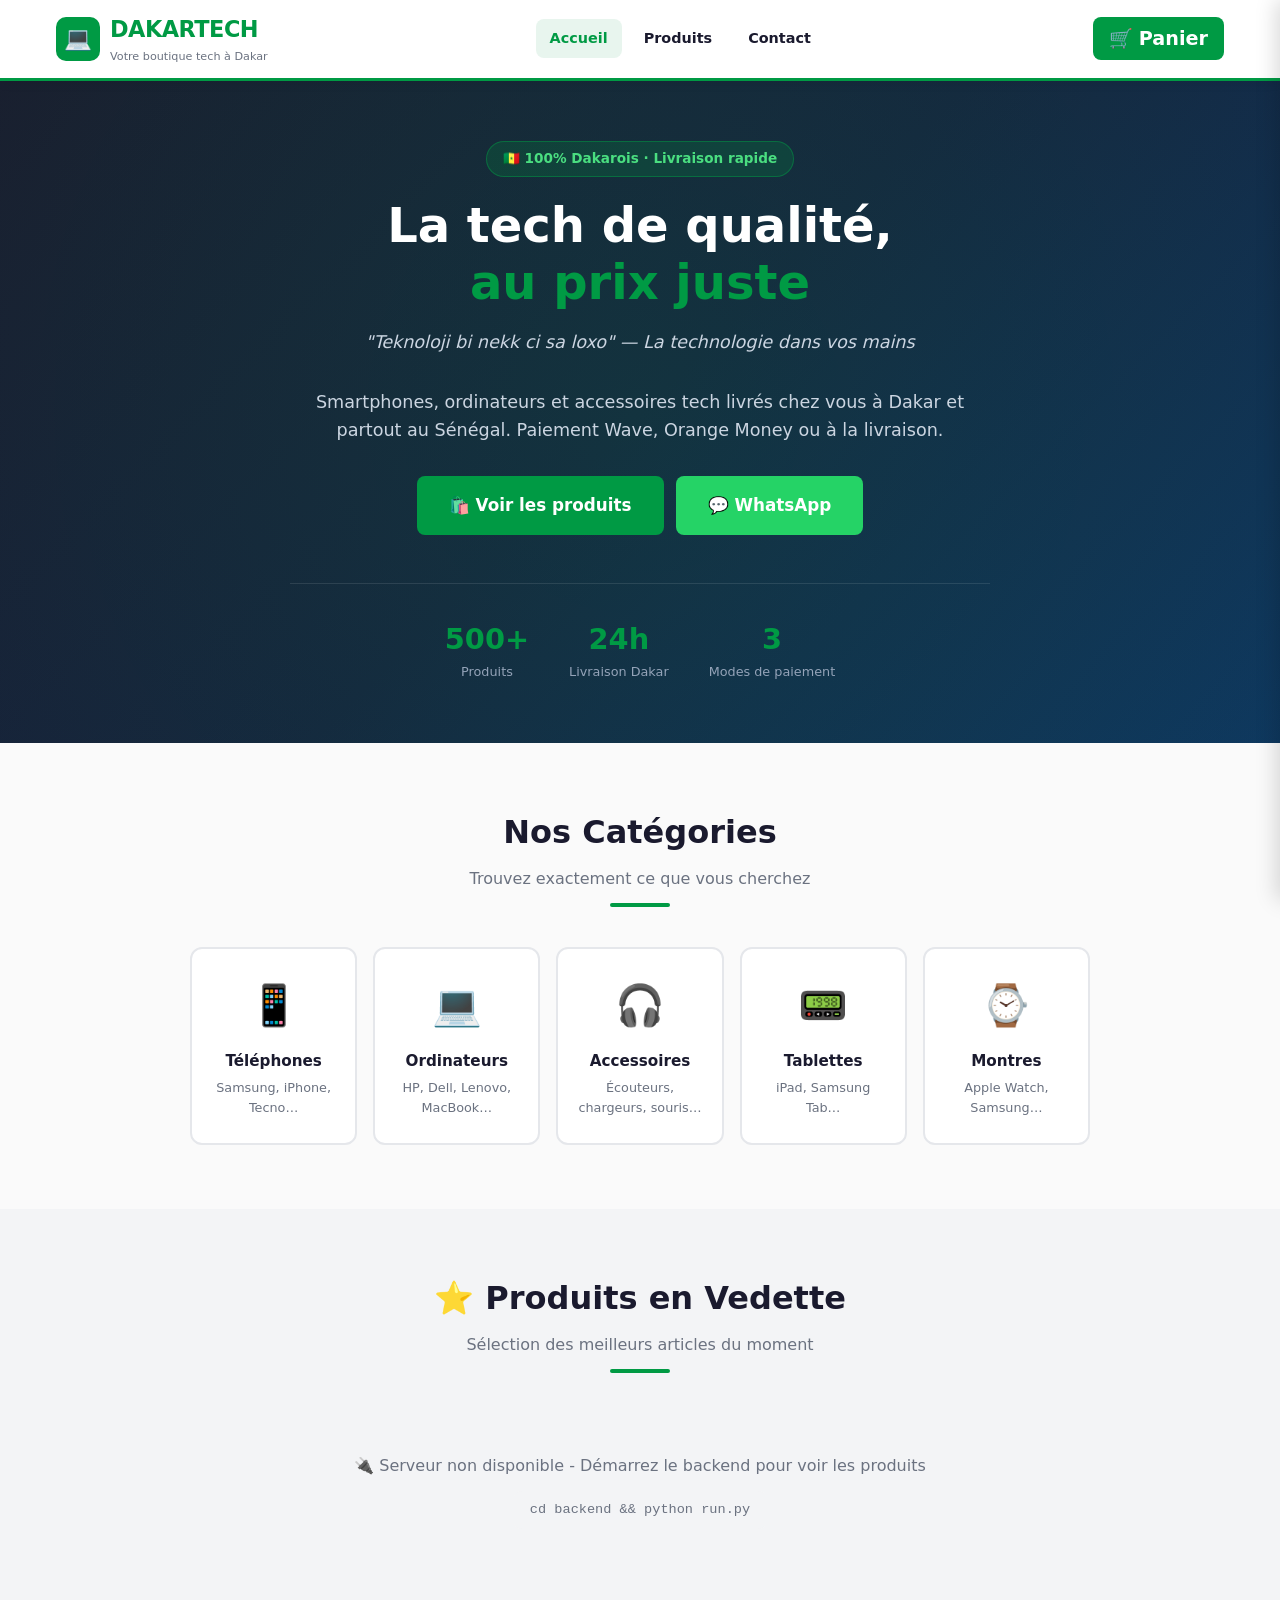
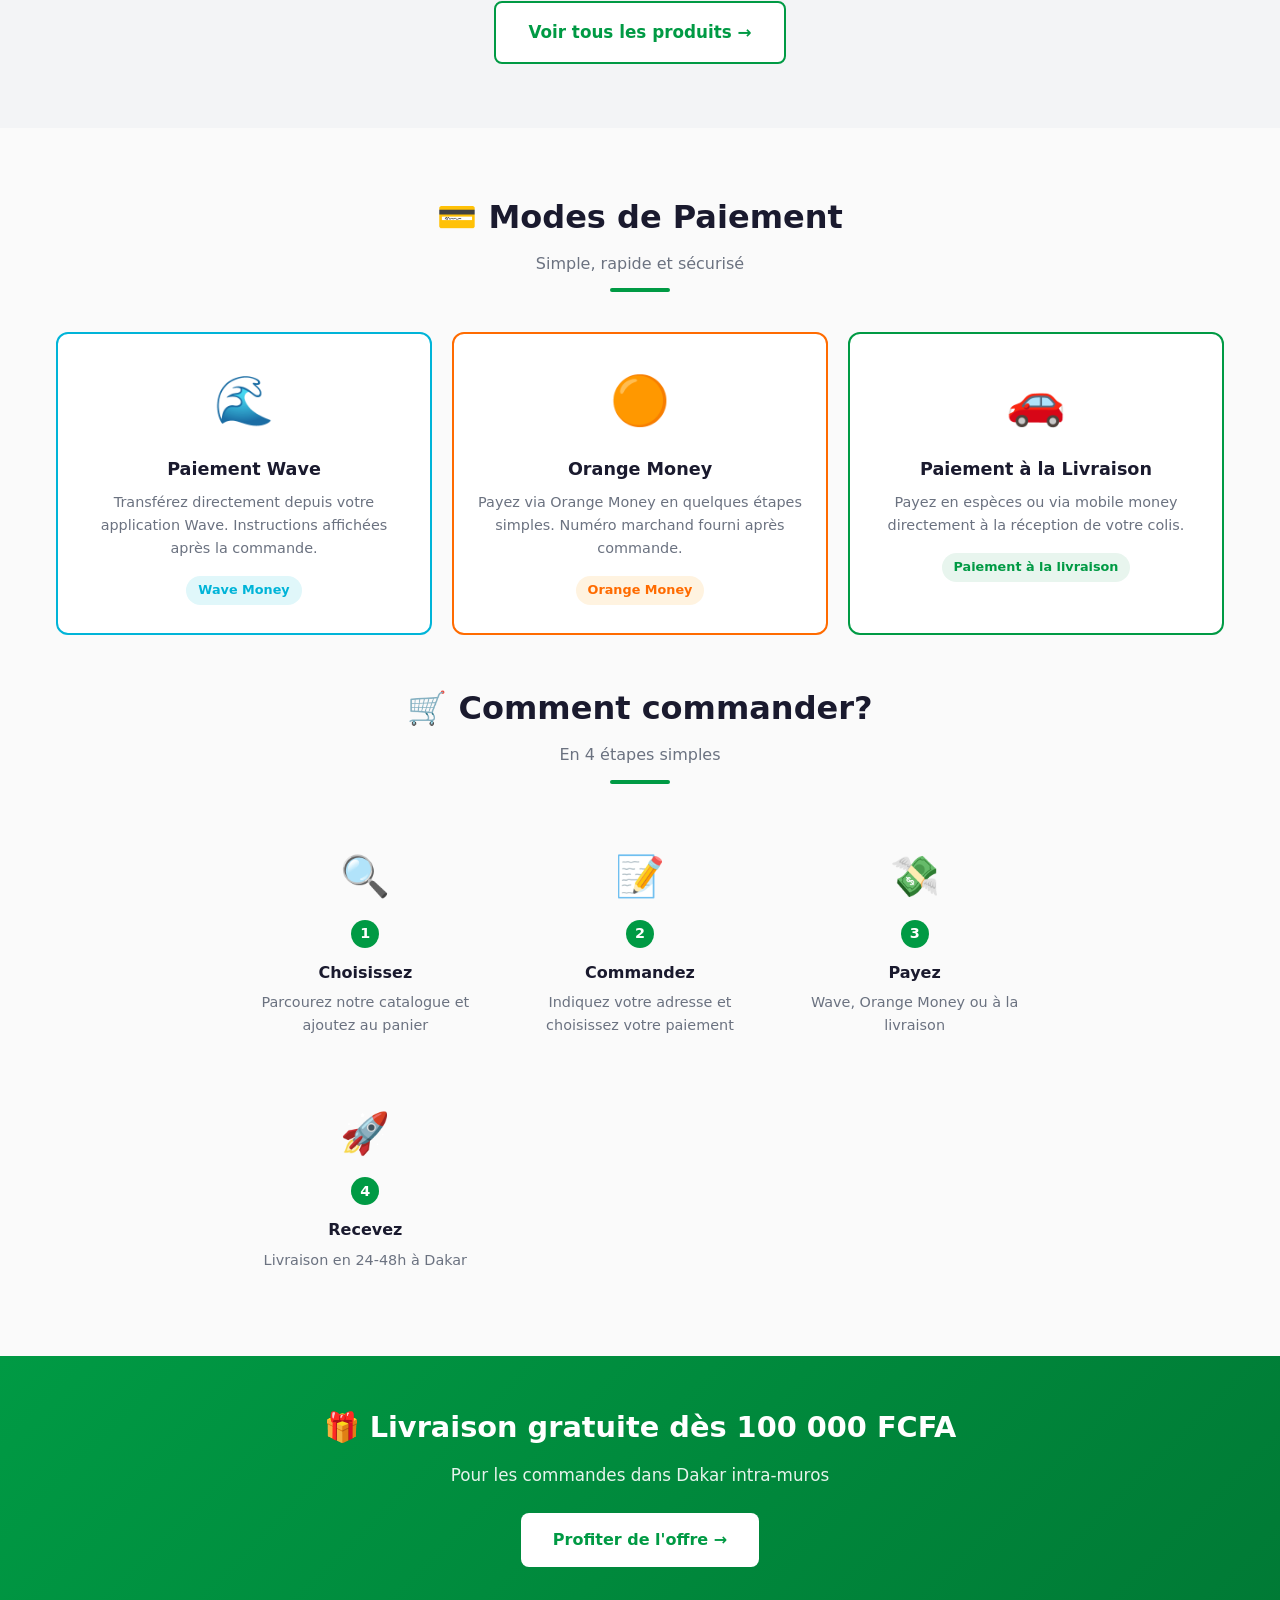
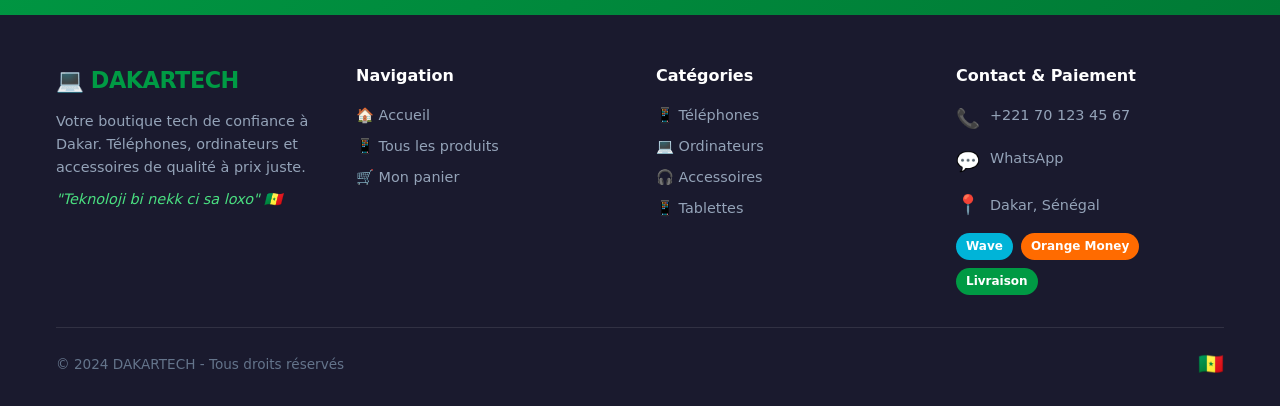
<file: frontend/index.html>
<!DOCTYPE html>
<html lang="fr">
<head>
  <meta charset="UTF-8">
  <meta name="viewport" content="width=device-width, initial-scale=1.0">
  <title>DAKARTECH - Votre boutique tech à Dakar 🇸🇳</title>
  <meta name="description" content="Achetez smartphones, ordinateurs et accessoires tech à Dakar. Paiement Wave, Orange Money ou à la livraison.">
  <link rel="stylesheet" href="css/style.css">
</head>
<body>

<!-- HEADER INJECTÉ PAR JS -->
<div id="header"></div>

<!-- ===== SECTION HÉRO ===== -->
<section class="hero">
  <div class="hero-content">
    <div class="hero-badge">🇸🇳 100% Dakarois · Livraison rapide</div>
    <h1>La tech de qualité,<br><span>au prix juste</span></h1>
    <p class="hero-wolof">"Teknoloji bi nekk ci sa loxo" — La technologie dans vos mains</p>
    <p>Smartphones, ordinateurs et accessoires tech livrés chez vous à Dakar et partout au Sénégal. Paiement Wave, Orange Money ou à la livraison.</p>
    <div class="hero-actions">
      <a href="produits.html" class="btn btn-primary btn-lg">
        🛍️ Voir les produits
      </a>
      <a href="https://wa.me/221701234567" target="_blank" class="btn btn-whatsapp btn-lg">
        💬 WhatsApp
      </a>
    </div>
    <div class="hero-stats">
      <div class="stat-item">
        <div class="number">500+</div>
        <div class="label">Produits</div>
      </div>
      <div class="stat-item">
        <div class="number">24h</div>
        <div class="label">Livraison Dakar</div>
      </div>
      <div class="stat-item">
        <div class="number">3</div>
        <div class="label">Modes de paiement</div>
      </div>
    </div>
  </div>
</section>

<!-- ===== CATÉGORIES ===== -->
<section class="section">
  <div class="container">
    <div class="section-title">
      <h2>Nos Catégories</h2>
      <p>Trouvez exactement ce que vous cherchez</p>
      <div class="vert-line"></div>
    </div>
    <div class="categories-grid">
      <a href="produits.html?cat=telephones" class="category-card">
        <div class="icon">📱</div>
        <div class="name">Téléphones</div>
        <div class="count">Samsung, iPhone, Tecno…</div>
      </a>
      <a href="produits.html?cat=ordinateurs" class="category-card">
        <div class="icon">💻</div>
        <div class="name">Ordinateurs</div>
        <div class="count">HP, Dell, Lenovo, MacBook…</div>
      </a>
      <a href="produits.html?cat=accessoires" class="category-card">
        <div class="icon">🎧</div>
        <div class="name">Accessoires</div>
        <div class="count">Écouteurs, chargeurs, souris…</div>
      </a>
      <a href="produits.html?cat=tablettes" class="category-card">
        <div class="icon">📟</div>
        <div class="name">Tablettes</div>
        <div class="count">iPad, Samsung Tab…</div>
      </a>
      <a href="produits.html?cat=montres" class="category-card">
        <div class="icon">⌚</div>
        <div class="name">Montres</div>
        <div class="count">Apple Watch, Samsung…</div>
      </a>
    </div>
  </div>
</section>

<!-- ===== PRODUITS EN VEDETTE ===== -->
<section class="section section-alt">
  <div class="container">
    <div class="section-title">
      <h2>⭐ Produits en Vedette</h2>
      <p>Sélection des meilleurs articles du moment</p>
      <div class="vert-line"></div>
    </div>
    <div class="products-grid" id="featured-products">
      <!-- Chargé dynamiquement -->
      <div class="loading-overlay" style="grid-column:1/-1">
        <div class="loading-spinner"></div>
        <p>Chargement des produits…</p>
      </div>
    </div>
    <div class="text-center" style="margin-top:32px">
      <a href="produits.html" class="btn btn-secondary btn-lg">
        Voir tous les produits →
      </a>
    </div>
  </div>
</section>

<!-- ===== COMMENT ÇA MARCHE ===== -->
<section class="section">
  <div class="container">
    <div class="section-title">
      <h2>💳 Modes de Paiement</h2>
      <p>Simple, rapide et sécurisé</p>
      <div class="vert-line"></div>
    </div>
    <div class="payment-methods">
      <div class="payment-card wave">
        <div class="payment-icon">🌊</div>
        <h3>Paiement Wave</h3>
        <p>Transférez directement depuis votre application Wave. Instructions affichées après la commande.</p>
        <span class="payment-badge wave">Wave Money</span>
      </div>
      <div class="payment-card orange">
        <div class="payment-icon">🟠</div>
        <h3>Orange Money</h3>
        <p>Payez via Orange Money en quelques étapes simples. Numéro marchand fourni après commande.</p>
        <span class="payment-badge orange">Orange Money</span>
      </div>
      <div class="payment-card delivery">
        <div class="payment-icon">🚗</div>
        <h3>Paiement à la Livraison</h3>
        <p>Payez en espèces ou via mobile money directement à la réception de votre colis.</p>
        <span class="payment-badge delivery">Paiement à la livraison</span>
      </div>
    </div>

    <!-- Étapes commande -->
    <div style="margin-top:48px">
      <div class="section-title">
        <h2>🛒 Comment commander?</h2>
        <p>En 4 étapes simples</p>
        <div class="vert-line"></div>
      </div>
      <div style="display:grid;grid-template-columns:repeat(auto-fit,minmax(200px,1fr));gap:24px;max-width:800px;margin:0 auto">
        <div style="text-align:center;padding:20px">
          <div style="font-size:2.5rem;margin-bottom:12px">🔍</div>
          <div style="background:var(--vert);color:#fff;width:28px;height:28px;border-radius:50%;display:flex;align-items:center;justify-content:center;font-weight:800;margin:0 auto 12px;font-size:0.9rem">1</div>
          <h4 style="font-weight:700;margin-bottom:6px">Choisissez</h4>
          <p style="color:var(--gray);font-size:0.9rem">Parcourez notre catalogue et ajoutez au panier</p>
        </div>
        <div style="text-align:center;padding:20px">
          <div style="font-size:2.5rem;margin-bottom:12px">📝</div>
          <div style="background:var(--vert);color:#fff;width:28px;height:28px;border-radius:50%;display:flex;align-items:center;justify-content:center;font-weight:800;margin:0 auto 12px;font-size:0.9rem">2</div>
          <h4 style="font-weight:700;margin-bottom:6px">Commandez</h4>
          <p style="color:var(--gray);font-size:0.9rem">Indiquez votre adresse et choisissez votre paiement</p>
        </div>
        <div style="text-align:center;padding:20px">
          <div style="font-size:2.5rem;margin-bottom:12px">💸</div>
          <div style="background:var(--vert);color:#fff;width:28px;height:28px;border-radius:50%;display:flex;align-items:center;justify-content:center;font-weight:800;margin:0 auto 12px;font-size:0.9rem">3</div>
          <h4 style="font-weight:700;margin-bottom:6px">Payez</h4>
          <p style="color:var(--gray);font-size:0.9rem">Wave, Orange Money ou à la livraison</p>
        </div>
        <div style="text-align:center;padding:20px">
          <div style="font-size:2.5rem;margin-bottom:12px">🚀</div>
          <div style="background:var(--vert);color:#fff;width:28px;height:28px;border-radius:50%;display:flex;align-items:center;justify-content:center;font-weight:800;margin:0 auto 12px;font-size:0.9rem">4</div>
          <h4 style="font-weight:700;margin-bottom:6px">Recevez</h4>
          <p style="color:var(--gray);font-size:0.9rem">Livraison en 24-48h à Dakar</p>
        </div>
      </div>
    </div>
  </div>
</section>

<!-- ===== BANNIÈRE PROMO ===== -->
<section style="background:linear-gradient(135deg,var(--vert),var(--vert-dark));color:#fff;padding:48px 16px;text-align:center">
  <div class="container">
    <h2 style="font-size:1.8rem;font-weight:800;margin-bottom:12px">🎁 Livraison gratuite dès 100 000 FCFA</h2>
    <p style="font-size:1.05rem;opacity:0.9;margin-bottom:24px">Pour les commandes dans Dakar intra-muros</p>
    <a href="produits.html" class="btn" style="background:#fff;color:var(--vert);font-size:1rem;padding:14px 32px">
      Profiter de l'offre →
    </a>
  </div>
</section>

<!-- FOOTER INJECTÉ PAR JS -->
<div id="footer"></div>

<script src="js/main.js"></script>
<script>
// Rendu du header et footer
renderHeader('accueil');
renderFooter();

// Chargement des produits en vedette
async function chargerProduitsVedette() {
  const container = document.getElementById('featured-products');
  try {
    const data = await apiRequest('/products/featured');
    if (!data.products || data.products.length === 0) {
      container.innerHTML = '<p style="text-align:center;color:var(--gray);grid-column:1/-1">Aucun produit disponible pour le moment.</p>';
      return;
    }

    container.innerHTML = data.products.map(p => {
      const icon = p.category === 'telephones' ? '📱' : p.category === 'ordinateurs' ? '💻' : p.category === 'tablettes' ? '📟' : '🎧';
      const imageHTML = p.image_url
        ? `<img src="${p.image_url}" alt="${p.name}" class="product-img" onerror="this.style.display='none';this.nextElementSibling.style.display='flex'"><div class="product-img-placeholder" style="display:none">${icon}</div>`
        : `<div class="product-img-placeholder">${icon}</div>`;
      return `
      <div class="product-card">
        ${imageHTML}
        <div class="product-info">
          <div class="product-category">${p.category}</div>
          <div class="product-name">${p.name}</div>
          <div class="product-desc">${truncate(p.description, 80)}</div>
          ${p.stock <= 5 && p.stock > 0 ? `<div class="product-stock-low">⚡ Plus que ${p.stock} en stock!</div>` : ''}
          <div class="product-price">${formatPrix(p.price)}</div>
          <div class="product-actions">
            <button class="btn btn-primary btn-sm" style="flex:1" onclick='Panier.ajouter(${JSON.stringify(p)})'>
              🛒 Ajouter
            </button>
            <a href="produits.html?id=${p.id}" class="btn btn-secondary btn-sm">Voir</a>
          </div>
        </div>
      </div>`;
    }).join('');
  } catch (err) {
    // Afficher des produits de démo si l'API n'est pas disponible
    container.innerHTML = `
      <div style="grid-column:1/-1;text-align:center;padding:40px;color:var(--gray)">
        <p>🔌 Serveur non disponible - Démarrez le backend pour voir les produits</p>
        <code style="background:var(--gray-light);padding:8px 16px;border-radius:8px;display:inline-block;margin-top:12px;font-size:0.85rem">
          cd backend && python run.py
        </code>
      </div>`;
  }
}

chargerProduitsVedette();
</script>

</body>
</html>
</file>
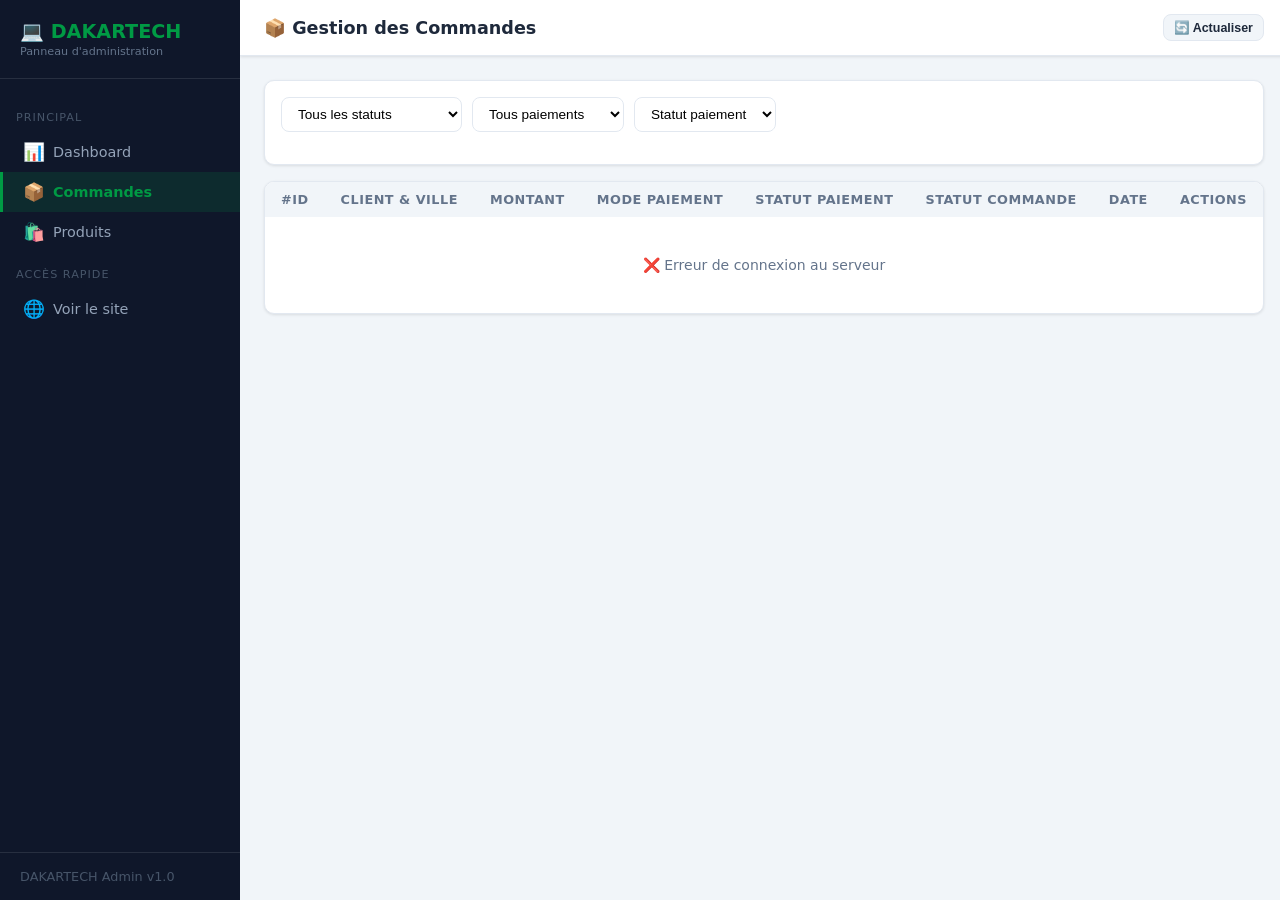
<file: admin/commandes.html>
<!DOCTYPE html>
<html lang="fr">
<head>
  <meta charset="UTF-8">
  <meta name="viewport" content="width=device-width, initial-scale=1.0">
  <title>Commandes - DAKARTECH Admin</title>
  <link rel="stylesheet" href="css/admin.css">
</head>
<body>

<!-- SIDEBAR -->
<aside class="admin-sidebar" id="sidebar">
  <div class="sidebar-logo">
    <div class="brand">💻 DAKARTECH</div>
    <div class="sub">Panneau d'administration</div>
  </div>
  <nav class="sidebar-nav">
    <div class="nav-section">Principal</div>
    <a class="nav-item" href="dashboard.html"><span class="icon">📊</span> Dashboard</a>
    <a class="nav-item active" href="commandes.html"><span class="icon">📦</span> Commandes</a>
    <a class="nav-item" href="produits-admin.html"><span class="icon">🛍️</span> Produits</a>
    <div class="nav-section">Accès rapide</div>
    <a class="nav-item" href="../frontend/index.html" target="_blank"><span class="icon">🌐</span> Voir le site</a>
  </nav>
  <div class="sidebar-footer">DAKARTECH Admin v1.0</div>
</aside>

<!-- MODAL DÉTAIL COMMANDE -->
<div class="modal-overlay" id="modal-overlay" style="display:none" onclick="fermerModal()">
  <div class="modal" onclick="event.stopPropagation()">
    <div class="modal-header">
      <h3 id="modal-titre">Détail commande</h3>
      <button class="modal-close" onclick="fermerModal()">✕</button>
    </div>
    <div id="modal-content"></div>
    <div class="modal-footer" id="modal-footer"></div>
  </div>
</div>

<!-- MODAL CONFIRMER PAIEMENT -->
<div class="modal-overlay" id="modal-paiement" style="display:none">
  <div class="modal" style="max-width:400px">
    <div class="modal-header">
      <h3>💰 Confirmer paiement</h3>
      <button class="modal-close" onclick="fermerModalPaiement()">✕</button>
    </div>
    <p style="margin-bottom:16px;color:var(--gray)">Confirmez la réception du paiement mobile pour la commande <strong id="paiement-order-id"></strong></p>
    <div class="form-group">
      <label class="form-label">Référence transaction (optionnel)</label>
      <input type="text" id="transaction-ref" class="form-control" placeholder="Ex: TXN-2024-XXXXX">
    </div>
    <div class="modal-footer">
      <button onclick="fermerModalPaiement()" class="btn btn-secondary">Annuler</button>
      <button onclick="soumettreConfirmation()" class="btn btn-primary">✅ Confirmer</button>
    </div>
  </div>
</div>

<main class="admin-main">
  <div class="admin-topbar">
    <h1 class="topbar-title">📦 Gestion des Commandes</h1>
    <div class="topbar-right">
      <span id="total-label" style="font-size:0.85rem;color:var(--gray)"></span>
      <button onclick="chargerCommandes()" class="btn btn-secondary btn-sm">🔄 Actualiser</button>
    </div>
  </div>

  <div class="admin-content">

    <!-- FILTRES -->
    <div class="table-card" style="margin-bottom:16px;padding:16px">
      <div class="filters-row">
        <select class="filter-select" id="filtre-statut" onchange="chargerCommandes()">
          <option value="">Tous les statuts</option>
          <option value="en_attente">⏳ En attente</option>
          <option value="paiement_confirme">✅ Paiement confirmé</option>
          <option value="en_preparation">🔧 En préparation</option>
          <option value="en_livraison">🚗 En livraison</option>
          <option value="livree">📦 Livrée</option>
          <option value="annulee">❌ Annulée</option>
        </select>
        <select class="filter-select" id="filtre-paiement" onchange="chargerCommandes()">
          <option value="">Tous paiements</option>
          <option value="mobile">📱 Mobile Money</option>
          <option value="livraison">🚗 À la livraison</option>
        </select>
        <select class="filter-select" id="filtre-payment-status" onchange="chargerCommandes()">
          <option value="">Statut paiement</option>
          <option value="pending">⏳ En attente</option>
          <option value="confirmed">✅ Confirmé</option>
        </select>
        <span style="margin-left:auto;font-size:0.85rem;color:var(--gray)" id="nb-commandes"></span>
      </div>
    </div>

    <!-- TABLEAU COMMANDES -->
    <div class="table-card">
      <div class="table-wrap">
        <table>
          <thead>
            <tr>
              <th>#ID</th>
              <th>Client & Ville</th>
              <th>Montant</th>
              <th>Mode paiement</th>
              <th>Statut paiement</th>
              <th>Statut commande</th>
              <th>Date</th>
              <th>Actions</th>
            </tr>
          </thead>
          <tbody id="tbody-commandes">
            <tr><td colspan="8" style="text-align:center;padding:40px;color:var(--gray)">Chargement…</td></tr>
          </tbody>
        </table>
      </div>
    </div>

    <!-- PAGINATION -->
    <div style="display:flex;justify-content:center;gap:8px;margin-top:16px" id="pagination"></div>

  </div>
</main>

<div class="toast-container" id="toast-container"></div>

<script>
const API_BASE = 'http://localhost:5000/api';
let currentPage = 1;
let currentOrderId = null;

const STATUS_CONFIG = {
  en_attente: { label: 'En attente', class: 'badge-pending', icon: '⏳' },
  paiement_confirme: { label: 'Paiement ✓', class: 'badge-confirmed', icon: '✅' },
  en_preparation: { label: 'Préparation', class: 'badge-processing', icon: '🔧' },
  en_livraison: { label: 'En livraison', class: 'badge-shipping', icon: '🚗' },
  livree: { label: 'Livrée', class: 'badge-delivered', icon: '📦' },
  annulee: { label: 'Annulée', class: 'badge-cancelled', icon: '❌' }
};

function showToast(msg, type = 'success') {
  const c = document.getElementById('toast-container');
  const d = document.createElement('div');
  d.className = `toast ${type}`;
  d.innerHTML = `${type === 'success' ? '✅' : '❌'} ${msg}`;
  c.appendChild(d);
  setTimeout(() => d.remove(), 3500);
}

function formatDate(d) {
  return new Date(d).toLocaleString('fr-FR', { day:'2-digit', month:'2-digit', year:'numeric', hour:'2-digit', minute:'2-digit' });
}

async function chargerCommandes() {
  const statut = document.getElementById('filtre-statut').value;
  const paiement = document.getElementById('filtre-paiement').value;
  const paymentStatus = document.getElementById('filtre-payment-status').value;

  const params = new URLSearchParams({ page: currentPage, per_page: 20 });
  if (statut) params.set('status', statut);
  if (paiement) params.set('payment_type', paiement);
  if (paymentStatus) params.set('payment_status', paymentStatus);

  const tbody = document.getElementById('tbody-commandes');
  tbody.innerHTML = '<tr><td colspan="8" style="text-align:center;padding:30px;color:var(--gray)">Chargement…</td></tr>';

  try {
    const res = await fetch(`${API_BASE}/admin/orders?${params}`);
    const data = await res.json();
    document.getElementById('nb-commandes').textContent = `${data.total} commande${data.total > 1 ? 's' : ''}`;
    document.getElementById('total-label').textContent = `${data.total} commandes`;

    if (!data.orders.length) {
      tbody.innerHTML = `<tr><td colspan="8"><div class="empty-state"><div class="icon">📦</div><h3>Aucune commande</h3><p>Aucune commande ne correspond aux filtres sélectionnés</p></div></td></tr>`;
      return;
    }

    tbody.innerHTML = data.orders.map(o => {
      const st = STATUS_CONFIG[o.status] || { label: o.status, class: 'badge-pending', icon: '❓' };
      const payMode = o.mobile_method ? (o.mobile_method === 'wave' ? '🌊 Wave' : '🟠 Orange') : '🚗 Livraison';
      const payClass = o.mobile_method === 'wave' ? 'badge-wave' : o.mobile_method === 'orange' ? 'badge-orange' : 'badge-cash';
      const payStatus = o.payment_status === 'confirmed'
        ? '<span class="badge badge-confirmed">✅ Confirmé</span>'
        : '<span class="badge badge-pending">⏳ En attente</span>';

      return `
        <tr>
          <td><strong style="font-size:1rem">#${o.id}</strong></td>
          <td>
            <div style="font-weight:600">${o.customer_name || ('User #' + o.user_id) || '—'}</div>
            <div style="font-size:0.78rem;color:var(--gray)">📍 ${o.delivery_city}</div>
            <div style="font-size:0.78rem;color:var(--gray)">📞 ${o.delivery_phone}</div>
          </td>
          <td>
            <div style="font-weight:800;font-size:1rem">${o.total_formatted}</div>
            <div style="font-size:0.78rem;color:var(--gray)">livr: ${o.delivery_fees_formatted}</div>
          </td>
          <td><span class="badge ${payClass}">${payMode}</span></td>
          <td>${payStatus}</td>
          <td><span class="badge ${st.class}">${st.icon} ${st.label}</span></td>
          <td style="font-size:0.8rem;color:var(--gray)">${formatDate(o.created_at)}</td>
          <td>
            <div style="display:flex;gap:4px;flex-wrap:wrap">
              <button onclick="voirCommande(${o.id})" class="btn btn-sm btn-secondary" title="Voir détails">👁️</button>
              ${o.payment_status === 'pending' && o.payment_type === 'mobile'
                ? `<button onclick="ouvrirConfirmation(${o.id})" class="btn btn-sm btn-primary" title="Confirmer paiement">💰</button>`
                : ''}
              <select onchange="changerStatut(${o.id}, this.value)" class="filter-select" style="padding:4px 6px;font-size:0.75rem;width:auto">
                <option value="">Changer statut</option>
                ${Object.entries(STATUS_CONFIG).map(([k,v]) => `<option value="${k}">${v.icon} ${v.label}</option>`).join('')}
              </select>
            </div>
          </td>
        </tr>`;
    }).join('');

    // Pagination
    renderPagination(data.current_page, data.pages);

  } catch (err) {
    tbody.innerHTML = `<tr><td colspan="8" style="text-align:center;padding:40px;color:var(--gray)">❌ Erreur de connexion au serveur</td></tr>`;
  }
}

function renderPagination(current, total) {
  const el = document.getElementById('pagination');
  if (total <= 1) { el.innerHTML = ''; return; }
  let html = '';
  for (let i = 1; i <= total; i++) {
    html += `<button onclick="allerPage(${i})" class="btn ${i === current ? 'btn-primary' : 'btn-secondary'} btn-sm">${i}</button>`;
  }
  el.innerHTML = html;
}

function allerPage(p) { currentPage = p; chargerCommandes(); }

async function voirCommande(id) {
  document.getElementById('modal-titre').textContent = `Commande #${id}`;
  document.getElementById('modal-content').innerHTML = '<div style="text-align:center;padding:20px">Chargement…</div>';
  document.getElementById('modal-overlay').style.display = 'flex';

  try {
    const res = await fetch(`${API_BASE}/orders/${id}`);
    const data = await res.json();
    const o = data.order;

    document.getElementById('modal-content').innerHTML = `
      <div style="display:grid;gap:12px">
        <div style="background:var(--gray-light);border-radius:8px;padding:14px">
          <div style="font-size:0.8rem;color:var(--gray);margin-bottom:8px;font-weight:600;text-transform:uppercase">Informations client</div>
          <div><strong>${o.customer_name || '—'}</strong></div>
          <div style="font-size:0.85rem">📞 ${o.delivery_phone}</div>
          ${o.customer_email ? `<div style="font-size:0.85rem">✉️ ${o.customer_email}</div>` : ''}
        </div>
        <div style="background:var(--gray-light);border-radius:8px;padding:14px">
          <div style="font-size:0.8rem;color:var(--gray);margin-bottom:8px;font-weight:600;text-transform:uppercase">Livraison</div>
          <div style="font-size:0.9rem">📍 ${o.delivery_address}</div>
          <div style="font-size:0.9rem">🏙️ ${o.delivery_city}</div>
          ${o.delivery_notes ? `<div style="font-size:0.85rem;color:var(--gray);margin-top:4px">💬 ${o.delivery_notes}</div>` : ''}
        </div>
        <div style="background:var(--gray-light);border-radius:8px;padding:14px">
          <div style="font-size:0.8rem;color:var(--gray);margin-bottom:8px;font-weight:600;text-transform:uppercase">Articles commandés</div>
          ${o.items.map(item => `
            <div style="display:flex;justify-content:space-between;margin-bottom:6px;font-size:0.9rem">
              <span>${item.product_name} × ${item.quantity}</span>
              <strong>${item.line_total_formatted}</strong>
            </div>
          `).join('')}
          <hr style="border:none;border-top:1px solid var(--border);margin:8px 0">
          <div style="display:flex;justify-content:space-between;font-weight:800;color:var(--vert)">
            <span>Total</span><span>${o.total_formatted}</span>
          </div>
        </div>
        ${o.transaction_ref ? `<div class="alert alert-success">Réf transaction: <strong>${o.transaction_ref}</strong></div>` : ''}
      </div>`;

    document.getElementById('modal-footer').innerHTML = `
      <button onclick="fermerModal()" class="btn btn-secondary">Fermer</button>
      ${o.payment_status === 'pending' && o.payment_type === 'mobile'
        ? `<button onclick="fermerModal();ouvrirConfirmation(${id})" class="btn btn-primary">💰 Confirmer paiement</button>`
        : ''}`;

  } catch { document.getElementById('modal-content').innerHTML = '<p style="color:var(--rouge)">Erreur de chargement</p>'; }
}

function fermerModal() { document.getElementById('modal-overlay').style.display = 'none'; }

function ouvrirConfirmation(orderId) {
  currentOrderId = orderId;
  document.getElementById('paiement-order-id').textContent = `#${orderId}`;
  document.getElementById('transaction-ref').value = '';
  document.getElementById('modal-paiement').style.display = 'flex';
}

function fermerModalPaiement() { document.getElementById('modal-paiement').style.display = 'none'; }

async function soumettreConfirmation() {
  const ref = document.getElementById('transaction-ref').value;
  try {
    const res = await fetch(`${API_BASE}/orders/${currentOrderId}/confirm-payment`, {
      method: 'POST', headers: { 'Content-Type': 'application/json' },
      body: JSON.stringify({ transaction_ref: ref })
    });
    const data = await res.json();
    if (data.success) { showToast(`Paiement #${currentOrderId} confirmé!`); fermerModalPaiement(); chargerCommandes(); }
    else showToast(data.error, 'error');
  } catch { showToast('Erreur de connexion', 'error'); }
}

async function changerStatut(orderId, newStatus) {
  if (!newStatus) return;
  if (!confirm(`Changer le statut de la commande #${orderId} en "${newStatus}"?`)) { chargerCommandes(); return; }
  try {
    const res = await fetch(`${API_BASE}/orders/${orderId}/status`, {
      method: 'PUT', headers: { 'Content-Type': 'application/json' },
      body: JSON.stringify({ status: newStatus })
    });
    const data = await res.json();
    if (data.success) { showToast(data.message); chargerCommandes(); }
    else showToast(data.error, 'error');
  } catch { showToast('Erreur', 'error'); }
}

// Lire les params URL
const params = new URLSearchParams(window.location.search);
if (params.get('status')) document.getElementById('filtre-statut').value = params.get('status');

chargerCommandes();
</script>
</body>
</html>
</file>
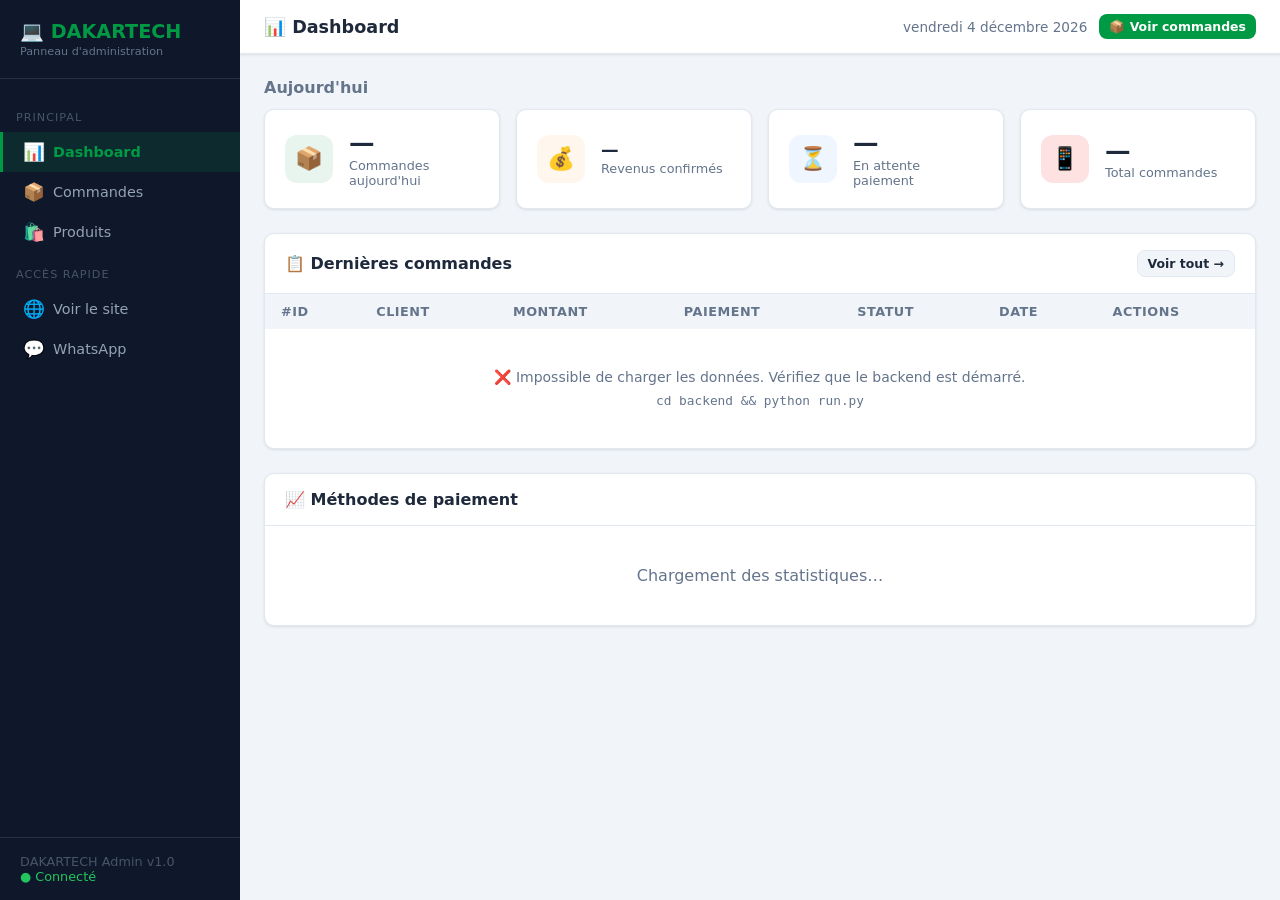
<file: admin/dashboard.html>
<!DOCTYPE html>
<html lang="fr">
<head>
  <meta charset="UTF-8">
  <meta name="viewport" content="width=device-width, initial-scale=1.0">
  <title>Dashboard - DAKARTECH Admin</title>
  <link rel="stylesheet" href="css/admin.css">
</head>
<body>

<!-- SIDEBAR -->
<aside class="admin-sidebar" id="sidebar">
  <div class="sidebar-logo">
    <div class="brand">💻 DAKARTECH</div>
    <div class="sub">Panneau d'administration</div>
  </div>
  <nav class="sidebar-nav">
    <div class="nav-section">Principal</div>
    <a class="nav-item active" href="dashboard.html"><span class="icon">📊</span> Dashboard</a>
    <a class="nav-item" href="commandes.html"><span class="icon">📦</span> Commandes</a>
    <a class="nav-item" href="produits-admin.html"><span class="icon">🛍️</span> Produits</a>
    <div class="nav-section">Accès rapide</div>
    <a class="nav-item" href="../frontend/index.html" target="_blank"><span class="icon">🌐</span> Voir le site</a>
    <a class="nav-item" href="https://wa.me/221701234567" target="_blank"><span class="icon">💬</span> WhatsApp</a>
  </nav>
  <div class="sidebar-footer">
    DAKARTECH Admin v1.0<br>
    <span style="color:#22C55E">● Connecté</span>
  </div>
</aside>

<!-- CONTENU PRINCIPAL -->
<main class="admin-main">
  <div class="admin-topbar">
    <div style="display:flex;align-items:center;gap:12px">
      <button onclick="document.getElementById('sidebar').classList.toggle('open')" class="btn btn-secondary btn-icon" style="display:none" id="menu-toggle">☰</button>
      <h1 class="topbar-title">📊 Dashboard</h1>
    </div>
    <div class="topbar-right">
      <span id="date-actuelle" style="font-size:0.85rem;color:var(--gray)"></span>
      <a href="commandes.html" class="btn btn-primary btn-sm">📦 Voir commandes</a>
    </div>
  </div>

  <div class="admin-content">

    <!-- ALERTES COMMANDES EN ATTENTE -->
    <div id="alertes"></div>

    <!-- STATS DU JOUR -->
    <h2 style="font-size:1rem;font-weight:700;margin-bottom:12px;color:var(--gray)">Aujourd'hui</h2>
    <div class="stats-grid" id="stats-container">
      <div class="stat-card">
        <div class="stat-icon vert">📦</div>
        <div><div class="stat-value" id="stat-commandes-jour">—</div><div class="stat-label">Commandes aujourd'hui</div></div>
      </div>
      <div class="stat-card">
        <div class="stat-icon orange">💰</div>
        <div><div class="stat-value" id="stat-revenus-jour" style="font-size:1.1rem">—</div><div class="stat-label">Revenus confirmés</div></div>
      </div>
      <div class="stat-card">
        <div class="stat-icon blue">⏳</div>
        <div><div class="stat-value" id="stat-en-attente">—</div><div class="stat-label">En attente paiement</div></div>
      </div>
      <div class="stat-card">
        <div class="stat-icon rouge">📱</div>
        <div><div class="stat-value" id="stat-total">—</div><div class="stat-label">Total commandes</div></div>
      </div>
    </div>

    <!-- DERNIÈRES COMMANDES -->
    <div class="table-card" style="margin-bottom:24px">
      <div class="table-card-header">
        <h3>📋 Dernières commandes</h3>
        <a href="commandes.html" class="btn btn-secondary btn-sm">Voir tout →</a>
      </div>
      <div class="table-wrap">
        <table id="table-commandes">
          <thead>
            <tr>
              <th>#ID</th>
              <th>Client</th>
              <th>Montant</th>
              <th>Paiement</th>
              <th>Statut</th>
              <th>Date</th>
              <th>Actions</th>
            </tr>
          </thead>
          <tbody id="tbody-commandes">
            <tr><td colspan="7" style="text-align:center;padding:40px;color:var(--gray)">
              <div class="loading loading-dark" style="margin:0 auto 8px"></div><br>Chargement…
            </td></tr>
          </tbody>
        </table>
      </div>
    </div>

    <!-- GRAPHIQUE SIMPLE (ASCII) -->
    <div class="table-card">
      <div class="table-card-header">
        <h3>📈 Méthodes de paiement</h3>
      </div>
      <div style="padding:20px" id="chart-paiement">
        <div style="text-align:center;padding:20px;color:var(--gray)">Chargement des statistiques…</div>
      </div>
    </div>

  </div>
</main>

<div class="toast-container" id="toast-container"></div>

<script>
const API_BASE = 'http://localhost:5000/api';

// Date actuelle
document.getElementById('date-actuelle').textContent = new Date().toLocaleDateString('fr-FR', {
  weekday: 'long', year: 'numeric', month: 'long', day: 'numeric'
});

// Statuts
const STATUS_LABELS = {
  en_attente: { label: 'En attente', class: 'badge-pending' },
  paiement_confirme: { label: 'Paiement ✓', class: 'badge-confirmed' },
  en_preparation: { label: 'Préparation', class: 'badge-processing' },
  en_livraison: { label: 'En livraison', class: 'badge-shipping' },
  livree: { label: 'Livrée ✓', class: 'badge-delivered' },
  annulee: { label: 'Annulée', class: 'badge-cancelled' }
};

const PAYMENT_LABELS = {
  wave: { label: 'Wave', class: 'badge-wave' },
  orange: { label: 'Orange', class: 'badge-orange' },
  livraison: { label: 'Livraison', class: 'badge-cash' }
};

function showToast(msg, type = 'success') {
  const c = document.getElementById('toast-container');
  const d = document.createElement('div');
  d.className = `toast ${type}`;
  d.innerHTML = `${type === 'success' ? '✅' : '❌'} ${msg}`;
  c.appendChild(d);
  setTimeout(() => d.remove(), 3000);
}

function formatPrix(v) {
  return new Intl.NumberFormat('fr-FR').format(v || 0) + ' FCFA';
}

function formatDate(d) {
  return new Date(d).toLocaleString('fr-FR', { day:'2-digit', month:'2-digit', year:'2-digit', hour:'2-digit', minute:'2-digit' });
}

// Chargement des données
async function chargerDashboard() {
  try {
    const res = await fetch(`${API_BASE}/admin/orders?per_page=10`);
    const data = await res.json();

    // Stats
    document.getElementById('stat-commandes-jour').textContent = data.stats.orders_today;
    document.getElementById('stat-revenus-jour').textContent = data.stats.revenue_today_formatted;
    document.getElementById('stat-total').textContent = data.total;

    const enAttente = data.orders.filter(o => o.payment_status === 'pending').length;
    document.getElementById('stat-en-attente').textContent = enAttente;

    // Alerte si commandes en attente
    if (enAttente > 0) {
      document.getElementById('alertes').innerHTML = `
        <div class="alert alert-warning" style="display:flex;align-items:center;justify-content:space-between">
          <span>⚠️ ${enAttente} commande${enAttente > 1 ? 's' : ''} en attente de confirmation de paiement</span>
          <a href="commandes.html?status=en_attente" class="btn btn-sm btn-secondary">Voir →</a>
        </div>`;
    }

    // Tableau commandes
    const tbody = document.getElementById('tbody-commandes');
    if (data.orders.length === 0) {
      tbody.innerHTML = '<tr><td colspan="7" style="text-align:center;padding:40px;color:var(--gray)">Aucune commande pour le moment</td></tr>';
    } else {
      tbody.innerHTML = data.orders.slice(0, 10).map(o => {
        const st = STATUS_LABELS[o.status] || { label: o.status, class: 'badge-pending' };
        const pm = o.mobile_method ? PAYMENT_LABELS[o.mobile_method] : PAYMENT_LABELS['livraison'];
        return `
          <tr>
            <td><strong>#${o.id}</strong></td>
            <td>${o.customer_name || o.user_id || '—'}<br><span style="font-size:0.78rem;color:var(--gray)">${o.delivery_city}</span></td>
            <td><strong>${o.total_formatted}</strong></td>
            <td><span class="badge ${pm?.class || ''}">${pm?.label || o.payment_type}</span></td>
            <td><span class="badge ${st.class}">${st.label}</span></td>
            <td style="font-size:0.82rem;color:var(--gray)">${formatDate(o.created_at)}</td>
            <td>
              <a href="commandes.html?id=${o.id}" class="btn btn-sm btn-secondary">Voir</a>
              ${o.payment_status === 'pending' && o.payment_type === 'mobile'
                ? `<button onclick="confirmerPaiement(${o.id})" class="btn btn-sm btn-primary" style="margin-left:4px">Confirmer</button>`
                : ''}
            </td>
          </tr>`;
      }).join('');
    }

    // Graphique méthodes paiement
    const wave = data.orders.filter(o => o.mobile_method === 'wave').length;
    const orange = data.orders.filter(o => o.mobile_method === 'orange').length;
    const livraison = data.orders.filter(o => o.payment_type === 'livraison').length;
    const total = data.orders.length || 1;

    document.getElementById('chart-paiement').innerHTML = `
      <div style="display:grid;gap:12px;max-width:400px">
        ${[
          { label: '🌊 Wave', count: wave, color: '#00B4D8', total },
          { label: '🟠 Orange Money', count: orange, color: '#FF6B00', total },
          { label: '🚗 Paiement livraison', count: livraison, color: '#009A44', total }
        ].map(item => `
          <div>
            <div style="display:flex;justify-content:space-between;margin-bottom:4px;font-size:0.85rem">
              <span style="font-weight:600">${item.label}</span>
              <span style="color:var(--gray)">${item.count} (${Math.round(item.count/total*100)}%)</span>
            </div>
            <div style="background:var(--gray-light);border-radius:50px;height:8px">
              <div style="background:${item.color};width:${Math.round(item.count/total*100)}%;height:100%;border-radius:50px;transition:width 0.5s"></div>
            </div>
          </div>
        `).join('')}
      </div>`;

  } catch (err) {
    document.getElementById('tbody-commandes').innerHTML = `
      <tr><td colspan="7" style="text-align:center;padding:40px;color:var(--gray)">
        ❌ Impossible de charger les données. Vérifiez que le backend est démarré.<br>
        <code style="font-size:0.8rem;margin-top:8px;display:inline-block">cd backend && python run.py</code>
      </td></tr>`;
  }
}

async function confirmerPaiement(orderId) {
  if (!confirm(`Confirmer le paiement de la commande #${orderId}?`)) return;
  try {
    const res = await fetch(`${API_BASE}/orders/${orderId}/confirm-payment`, {
      method: 'POST', headers: { 'Content-Type': 'application/json' },
      body: JSON.stringify({})
    });
    const data = await res.json();
    if (data.success) { showToast(`Paiement #${orderId} confirmé!`); chargerDashboard(); }
    else showToast(data.error, 'error');
  } catch { showToast('Erreur de connexion', 'error'); }
}

chargerDashboard();
</script>
</body>
</html>
</file>
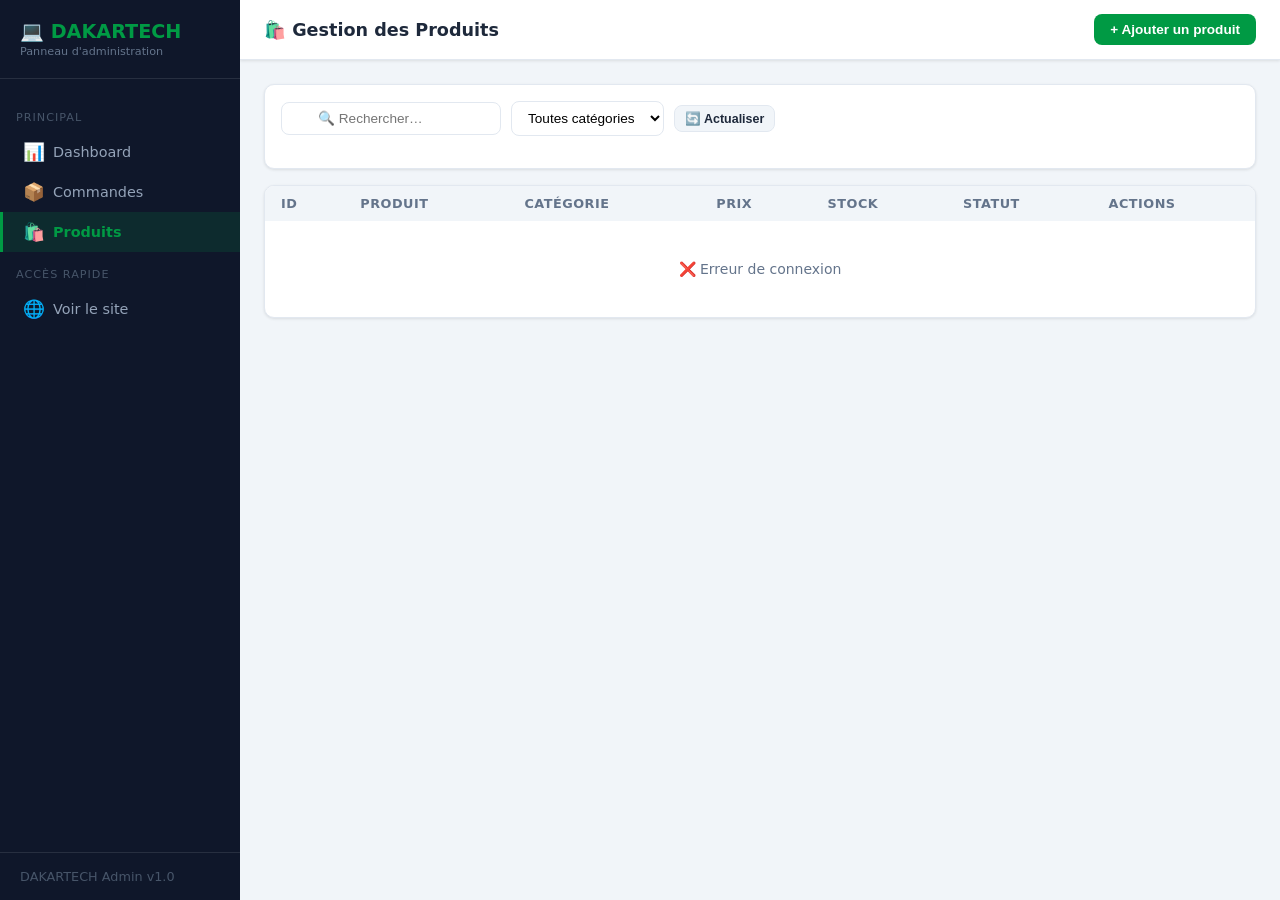
<file: admin/produits-admin.html>
<!DOCTYPE html>
<html lang="fr">
<head>
  <meta charset="UTF-8">
  <meta name="viewport" content="width=device-width, initial-scale=1.0">
  <title>Produits - DAKARTECH Admin</title>
  <link rel="stylesheet" href="css/admin.css">
</head>
<body>

<!-- SIDEBAR -->
<aside class="admin-sidebar" id="sidebar">
  <div class="sidebar-logo">
    <div class="brand">💻 DAKARTECH</div>
    <div class="sub">Panneau d'administration</div>
  </div>
  <nav class="sidebar-nav">
    <div class="nav-section">Principal</div>
    <a class="nav-item" href="dashboard.html"><span class="icon">📊</span> Dashboard</a>
    <a class="nav-item" href="commandes.html"><span class="icon">📦</span> Commandes</a>
    <a class="nav-item active" href="produits-admin.html"><span class="icon">🛍️</span> Produits</a>
    <div class="nav-section">Accès rapide</div>
    <a class="nav-item" href="../frontend/index.html" target="_blank"><span class="icon">🌐</span> Voir le site</a>
  </nav>
  <div class="sidebar-footer">DAKARTECH Admin v1.0</div>
</aside>

<!-- MODAL PRODUIT -->
<div class="modal-overlay" id="modal-produit" style="display:none" onclick="fermerModalProduit()">
  <div class="modal" style="max-width:560px" onclick="event.stopPropagation()">
    <div class="modal-header">
      <h3 id="modal-titre">Ajouter un produit</h3>
      <button class="modal-close" onclick="fermerModalProduit()">✕</button>
    </div>
    <form id="form-produit">
      <div class="form-group">
        <label class="form-label">Nom du produit *</label>
        <input type="text" id="p-nom" class="form-control" placeholder="Ex: Samsung Galaxy A54 5G" required>
      </div>
      <div class="grid-2">
        <div class="form-group">
          <label class="form-label">Prix (FCFA) *</label>
          <input type="number" id="p-prix" class="form-control" placeholder="0" required min="0">
        </div>
        <div class="form-group">
          <label class="form-label">Stock *</label>
          <input type="number" id="p-stock" class="form-control" placeholder="0" value="0" min="0">
        </div>
      </div>
      <div class="form-group">
        <label class="form-label">Catégorie *</label>
        <select id="p-categorie" class="form-control" required>
          <option value="">-- Choisir --</option>
          <option value="telephones">📱 Téléphones</option>
          <option value="ordinateurs">💻 Ordinateurs</option>
          <option value="accessoires">🎧 Accessoires</option>
          <option value="tablettes">📟 Tablettes</option>
          <option value="montres">⌚ Montres</option>
        </select>
      </div>
      <div class="form-group">
        <label class="form-label">Description</label>
        <textarea id="p-description" class="form-control" rows="3" placeholder="Description du produit…"></textarea>
      </div>
      <div class="form-group">
        <label class="form-label">URL de l'image</label>
        <input type="url" id="p-image" class="form-control" placeholder="https://…">
        <div class="form-hint">Entrez l'URL d'une image hébergée en ligne (Unsplash, Cloudinary…)</div>
        <div id="image-preview" style="margin-top:8px"></div>
      </div>
      <div class="form-group">
        <label style="display:flex;align-items:center;gap:8px;cursor:pointer">
          <input type="checkbox" id="p-actif" checked>
          <span class="form-label" style="margin:0">Produit actif (visible sur le site)</span>
        </label>
      </div>
    </form>
    <div class="modal-footer">
      <button onclick="fermerModalProduit()" class="btn btn-secondary">Annuler</button>
      <button onclick="soumettreFormulaire()" class="btn btn-primary" id="btn-save">
        💾 Enregistrer
      </button>
    </div>
  </div>
</div>

<main class="admin-main">
  <div class="admin-topbar">
    <h1 class="topbar-title">🛍️ Gestion des Produits</h1>
    <div class="topbar-right">
      <span id="nb-produits" style="font-size:0.85rem;color:var(--gray)"></span>
      <button onclick="ouvrirModalAjouter()" class="btn btn-primary">+ Ajouter un produit</button>
    </div>
  </div>

  <div class="admin-content">

    <!-- FILTRES -->
    <div class="table-card" style="margin-bottom:16px;padding:16px">
      <div class="filters-row">
        <input type="text" id="recherche" class="search-input" placeholder="🔍 Rechercher…" oninput="filtrerProduits()">
        <select class="filter-select" id="filtre-categorie" onchange="chargerProduits()">
          <option value="">Toutes catégories</option>
          <option value="telephones">📱 Téléphones</option>
          <option value="ordinateurs">💻 Ordinateurs</option>
          <option value="accessoires">🎧 Accessoires</option>
          <option value="tablettes">📟 Tablettes</option>
          <option value="montres">⌚ Montres</option>
        </select>
        <button onclick="chargerProduits()" class="btn btn-secondary btn-sm">🔄 Actualiser</button>
      </div>
    </div>

    <!-- TABLEAU PRODUITS -->
    <div class="table-card">
      <div class="table-wrap">
        <table>
          <thead>
            <tr>
              <th>ID</th>
              <th>Produit</th>
              <th>Catégorie</th>
              <th>Prix</th>
              <th>Stock</th>
              <th>Statut</th>
              <th>Actions</th>
            </tr>
          </thead>
          <tbody id="tbody-produits">
            <tr><td colspan="7" style="text-align:center;padding:40px;color:var(--gray)">Chargement…</td></tr>
          </tbody>
        </table>
      </div>
    </div>

    <div style="display:flex;justify-content:center;gap:8px;margin-top:16px" id="pagination"></div>

  </div>
</main>

<div class="toast-container" id="toast-container"></div>

<script>
const API_BASE = 'http://localhost:5000/api';
let editingId = null;
let currentPage = 1;

const CAT_LABELS = { telephones: '📱 Téléphones', ordinateurs: '💻 Ordinateurs', accessoires: '🎧 Accessoires', tablettes: '📟 Tablettes', montres: '⌚ Montres' };

function showToast(msg, type = 'success') {
  const c = document.getElementById('toast-container');
  const d = document.createElement('div');
  d.className = `toast ${type}`;
  d.textContent = (type === 'success' ? '✅ ' : '❌ ') + msg;
  c.appendChild(d);
  setTimeout(() => d.remove(), 3500);
}

async function chargerProduits() {
  const cat = document.getElementById('filtre-categorie').value;
  const search = document.getElementById('recherche').value;
  const params = new URLSearchParams({ page: currentPage, per_page: 20 });
  if (cat) params.set('category', cat);
  if (search) params.set('search', search);

  const tbody = document.getElementById('tbody-produits');
  tbody.innerHTML = '<tr><td colspan="7" style="text-align:center;padding:30px;color:var(--gray)">Chargement…</td></tr>';

  try {
    const res = await fetch(`${API_BASE}/products?${params}`);
    const data = await res.json();
    document.getElementById('nb-produits').textContent = `${data.total} produit${data.total > 1 ? 's' : ''}`;

    if (!data.products.length) {
      tbody.innerHTML = `<tr><td colspan="7"><div class="empty-state"><div class="icon">🛍️</div><h3>Aucun produit</h3><p>Ajoutez votre premier produit!</p><button onclick="ouvrirModalAjouter()" class="btn btn-primary" style="margin-top:12px">+ Ajouter</button></div></td></tr>`;
      return;
    }

    tbody.innerHTML = data.products.map(p => `
      <tr>
        <td style="font-size:0.85rem;color:var(--gray)">#${p.id}</td>
        <td>
          <div style="display:flex;gap:10px;align-items:center">
            <div style="width:40px;height:40px;border-radius:8px;background:var(--vert-light);display:flex;align-items:center;justify-content:center;font-size:1.3rem;flex-shrink:0">
              ${p.category === 'telephones' ? '📱' : p.category === 'ordinateurs' ? '💻' : p.category === 'tablettes' ? '📟' : '🎧'}
            </div>
            <div>
              <div style="font-weight:600;font-size:0.9rem">${p.name}</div>
              <div style="font-size:0.75rem;color:var(--gray)">${(p.description || '').substring(0, 50)}…</div>
            </div>
          </div>
        </td>
        <td><span class="badge badge-wave">${CAT_LABELS[p.category] || p.category}</span></td>
        <td><strong style="color:var(--vert)">${p.price_formatted}</strong></td>
        <td>
          <span style="font-weight:600;color:${p.stock === 0 ? 'var(--rouge)' : p.stock <= 5 ? 'var(--orange)' : 'var(--dark)'}">${p.stock}</span>
          ${p.stock === 0 ? '<span style="font-size:0.75rem;color:var(--rouge);margin-left:4px">Rupture</span>' : ''}
          ${p.stock > 0 && p.stock <= 5 ? '<span style="font-size:0.75rem;color:var(--orange);margin-left:4px">Faible</span>' : ''}
        </td>
        <td>
          ${p.is_active
            ? '<span class="badge badge-confirmed">✅ Actif</span>'
            : '<span class="badge badge-cancelled">❌ Inactif</span>'}
        </td>
        <td>
          <div style="display:flex;gap:4px">
            <button onclick="ouvrirModalModifier(${JSON.stringify(p).replace(/"/g, '&quot;')})" class="btn btn-sm btn-secondary" title="Modifier">✏️</button>
            <button onclick="desactiverProduit(${p.id}, '${p.name}')" class="btn btn-sm btn-danger" title="Supprimer">🗑️</button>
          </div>
        </td>
      </tr>
    `).join('');

    // Pagination
    const pagEl = document.getElementById('pagination');
    pagEl.innerHTML = '';
    if (data.pages > 1) {
      for (let i = 1; i <= data.pages; i++) {
        const btn = document.createElement('button');
        btn.className = `btn btn-sm ${i === currentPage ? 'btn-primary' : 'btn-secondary'}`;
        btn.textContent = i;
        btn.onclick = () => { currentPage = i; chargerProduits(); };
        pagEl.appendChild(btn);
      }
    }

  } catch (err) {
    tbody.innerHTML = '<tr><td colspan="7" style="text-align:center;padding:40px;color:var(--gray)">❌ Erreur de connexion</td></tr>';
  }
}

let filtreTimer;
function filtrerProduits() { clearTimeout(filtreTimer); filtreTimer = setTimeout(chargerProduits, 350); }

function ouvrirModalAjouter() {
  editingId = null;
  document.getElementById('modal-titre').textContent = '➕ Ajouter un produit';
  document.getElementById('form-produit').reset();
  document.getElementById('p-actif').checked = true;
  document.getElementById('image-preview').innerHTML = '';
  document.getElementById('modal-produit').style.display = 'flex';
}

function ouvrirModalModifier(produit) {
  editingId = produit.id;
  document.getElementById('modal-titre').textContent = `✏️ Modifier: ${produit.name}`;
  document.getElementById('p-nom').value = produit.name;
  document.getElementById('p-prix').value = produit.price;
  document.getElementById('p-stock').value = produit.stock;
  document.getElementById('p-categorie').value = produit.category;
  document.getElementById('p-description').value = produit.description || '';
  document.getElementById('p-image').value = produit.image_url || '';
  document.getElementById('p-actif').checked = produit.is_active;
  if (produit.image_url) previewImage(produit.image_url);
  document.getElementById('modal-produit').style.display = 'flex';
}

function fermerModalProduit() {
  document.getElementById('modal-produit').style.display = 'none';
  editingId = null;
}

function previewImage(url) {
  const el = document.getElementById('image-preview');
  if (url) {
    el.innerHTML = `<img src="${url}" style="width:100%;max-height:140px;object-fit:cover;border-radius:8px;margin-top:4px" onerror="this.style.display='none'">`;
  } else el.innerHTML = '';
}

document.getElementById('p-image').addEventListener('input', (e) => previewImage(e.target.value));

async function soumettreFormulaire() {
  const btnSave = document.getElementById('btn-save');
  const payload = {
    name: document.getElementById('p-nom').value.trim(),
    price: parseInt(document.getElementById('p-prix').value),
    stock: parseInt(document.getElementById('p-stock').value),
    category: document.getElementById('p-categorie').value,
    description: document.getElementById('p-description').value.trim(),
    image_url: document.getElementById('p-image').value.trim(),
    is_active: document.getElementById('p-actif').checked
  };

  if (!payload.name || !payload.price || !payload.category) {
    showToast('Remplissez tous les champs obligatoires', 'error');
    return;
  }

  btnSave.disabled = true;
  btnSave.innerHTML = '<div class="loading"></div> Enregistrement…';

  try {
    const url = editingId ? `${API_BASE}/products/${editingId}` : `${API_BASE}/products`;
    const method = editingId ? 'PUT' : 'POST';
    const res = await fetch(url, { method, headers: { 'Content-Type': 'application/json' }, body: JSON.stringify(payload) });
    const data = await res.json();

    if (data.success) {
      showToast(data.message || 'Produit enregistré!');
      fermerModalProduit();
      chargerProduits();
    } else showToast(data.error, 'error');
  } catch { showToast('Erreur de connexion', 'error'); }
  finally { btnSave.disabled = false; btnSave.innerHTML = '💾 Enregistrer'; }
}

async function desactiverProduit(id, nom) {
  if (!confirm(`Supprimer le produit "${nom}"? Il sera masqué du site.`)) return;
  try {
    const res = await fetch(`${API_BASE}/products/${id}`, { method: 'DELETE' });
    const data = await res.json();
    if (data.success) { showToast('Produit supprimé'); chargerProduits(); }
    else showToast(data.error, 'error');
  } catch { showToast('Erreur', 'error'); }
}

chargerProduits();
</script>
</body>
</html>
</file>
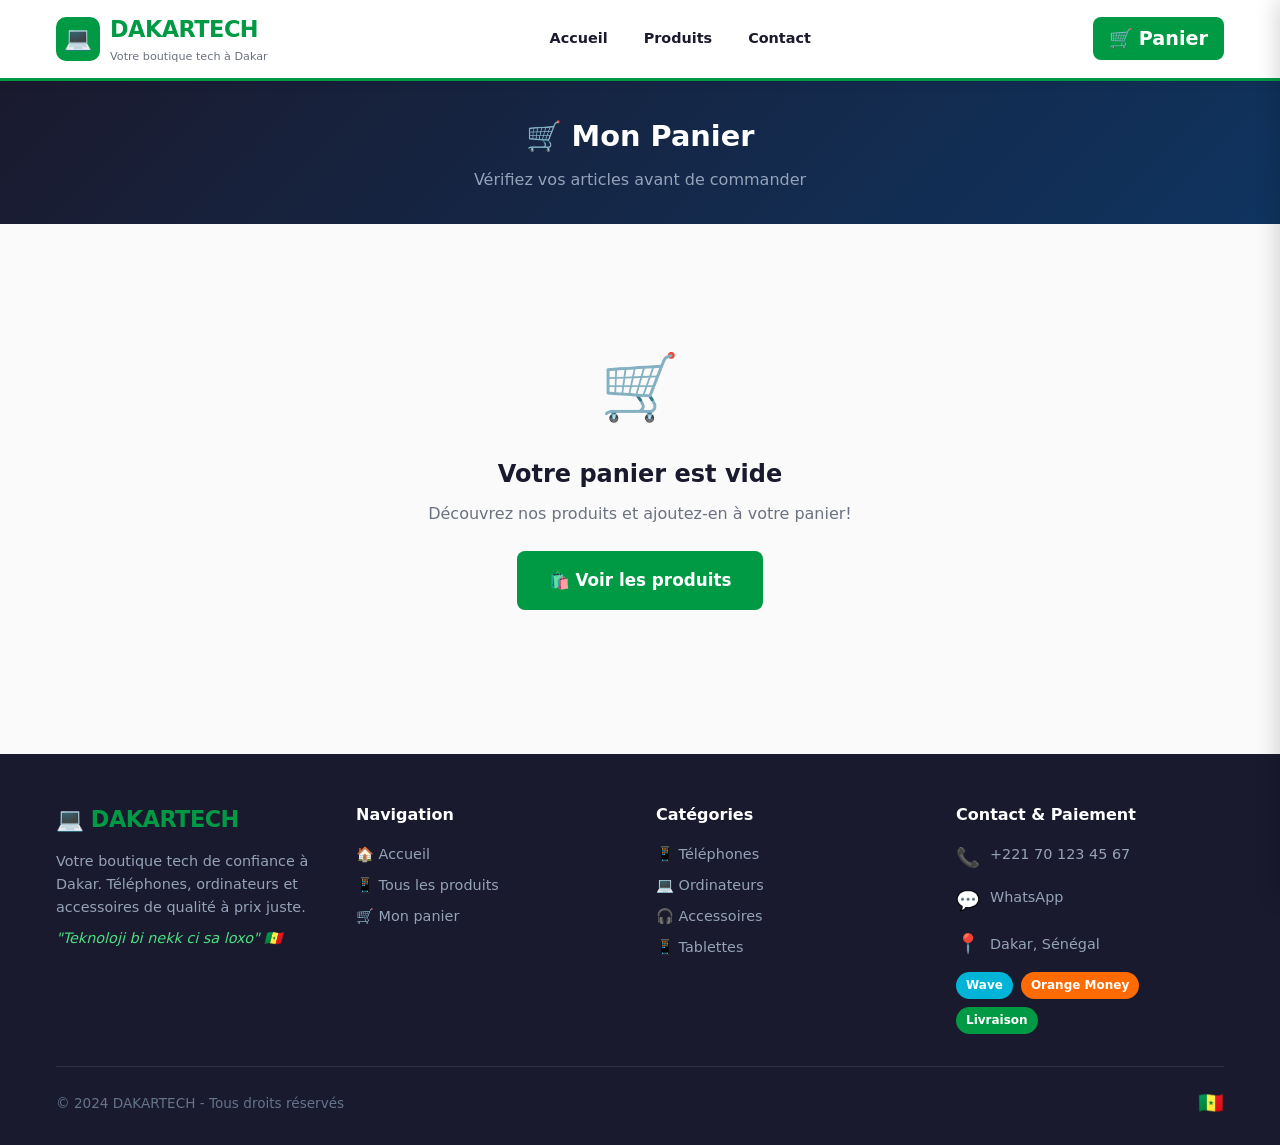
<file: frontend/commande.html>
<!DOCTYPE html>
<html lang="fr">
<head>
  <meta charset="UTF-8">
  <meta name="viewport" content="width=device-width, initial-scale=1.0">
  <title>Passer la commande - DAKARTECH</title>
  <link rel="stylesheet" href="css/style.css">
</head>
<body>

<div id="header"></div>

<!-- ÉTAPES -->
<div style="background:var(--dark);padding:16px;text-align:center">
  <div style="display:flex;justify-content:center;gap:8px;align-items:center;max-width:500px;margin:0 auto">
    <span style="color:#94A3B8;font-size:0.85rem">1. Panier</span>
    <span style="color:#94A3B8">→</span>
    <span style="color:var(--vert);font-weight:700;font-size:0.85rem">2. Livraison & Paiement</span>
    <span style="color:#94A3B8">→</span>
    <span style="color:#94A3B8;font-size:0.85rem">3. Confirmation</span>
  </div>
</div>

<section class="section" style="padding-top:32px">
  <div class="container">
    <div style="display:grid;grid-template-columns:1fr 360px;gap:24px;align-items:start">

      <!-- FORMULAIRE -->
      <div>
        <h1 style="font-size:1.4rem;font-weight:800;margin-bottom:24px">📝 Informations de livraison</h1>

        <!-- Message erreur -->
        <div id="erreur-commande" style="display:none;background:#FEE2E2;border:1px solid var(--rouge);border-radius:var(--radius);padding:12px 16px;color:var(--rouge);font-weight:600;margin-bottom:20px"></div>

        <form id="form-commande">

          <!-- SECTION: Informations personnelles -->
          <div style="background:#fff;border-radius:var(--radius);border:1px solid var(--border);padding:24px;margin-bottom:20px">
            <h2 style="font-size:1rem;font-weight:700;margin-bottom:16px;color:var(--gray);text-transform:uppercase;letter-spacing:0.5px">
              👤 Vos informations
            </h2>
            <div class="form-group">
              <label class="form-label" for="nom-client">Nom complet *</label>
              <input type="text" id="nom-client" class="form-control" placeholder="Ex: Amadou Diallo" required>
            </div>
            <div style="display:grid;grid-template-columns:1fr 1fr;gap:16px">
              <div class="form-group">
                <label class="form-label" for="tel-livraison">Téléphone * <span style="font-size:0.8rem;color:var(--gray)">(livraison)</span></label>
                <input type="tel" id="tel-livraison" class="form-control" placeholder="+221 7X XXX XX XX" required>
              </div>
              <div class="form-group">
                <label class="form-label" for="email-client">Email <span style="color:var(--gray)">(optionnel)</span></label>
                <input type="email" id="email-client" class="form-control" placeholder="votre@email.com">
              </div>
            </div>
          </div>

          <!-- SECTION: Adresse livraison -->
          <div style="background:#fff;border-radius:var(--radius);border:1px solid var(--border);padding:24px;margin-bottom:20px">
            <h2 style="font-size:1rem;font-weight:700;margin-bottom:16px;color:var(--gray);text-transform:uppercase;letter-spacing:0.5px">
              📍 Adresse de livraison
            </h2>
            <div class="form-group">
              <label class="form-label" for="ville">Ville / Zone *</label>
              <select id="ville" class="form-control" required>
                <option value="">-- Choisissez votre ville --</option>
                <optgroup label="Dakar Centre (1 500 FCFA)">
                  <option value="dakar">Dakar</option>
                  <option value="plateau">Plateau</option>
                  <option value="medina">Médina</option>
                  <option value="point_e">Point E</option>
                  <option value="sacre_coeur">Sacré Cœur</option>
                  <option value="mermoz">Mermoz</option>
                  <option value="fann">Fann</option>
                </optgroup>
                <optgroup label="Dakar Périphérie (2 000-2 500 FCFA)">
                  <option value="yoff">Yoff</option>
                  <option value="ngor">Ngor</option>
                  <option value="ouakam">Ouakam</option>
                  <option value="almadies">Almadies</option>
                  <option value="pikine">Pikine</option>
                  <option value="guediawaye">Guédiawaye</option>
                  <option value="thiaroye">Thiaroye</option>
                </optgroup>
                <optgroup label="Banlieue (3 000-4 000 FCFA)">
                  <option value="rufisque">Rufisque</option>
                  <option value="bargny">Bargny</option>
                  <option value="sebikotane">Sébikotane</option>
                </optgroup>
                <optgroup label="Régions (5 000 FCFA et plus)">
                  <option value="thies">Thiès</option>
                  <option value="mbour">Mbour</option>
                  <option value="saly">Saly</option>
                  <option value="kaolack">Kaolack</option>
                  <option value="touba">Touba</option>
                  <option value="saint_louis">Saint-Louis</option>
                  <option value="diourbel">Diourbel</option>
                  <option value="louga">Louga</option>
                  <option value="ziguinchor">Ziguinchor</option>
                  <option value="tambacounda">Tambacounda</option>
                  <option value="kolda">Kolda</option>
                  <option value="kedougou">Kédougou</option>
                </optgroup>
              </select>
              <span class="form-hint" id="info-livraison"></span>
            </div>
            <div class="form-group">
              <label class="form-label" for="adresse">Adresse complète *</label>
              <input type="text" id="adresse" class="form-control" placeholder="Ex: Rue 15, Villa 23, Sacré Cœur 3" required>
            </div>
            <div class="form-group">
              <label class="form-label" for="notes">Instructions spéciales <span style="color:var(--gray)">(optionnel)</span></label>
              <textarea id="notes" class="form-control" rows="2" placeholder="Ex: Appeler avant de livrer, portail bleu..."></textarea>
            </div>
          </div>

          <!-- SECTION: Paiement -->
          <div style="background:#fff;border-radius:var(--radius);border:1px solid var(--border);padding:24px;margin-bottom:20px">
            <h2 style="font-size:1rem;font-weight:700;margin-bottom:16px;color:var(--gray);text-transform:uppercase;letter-spacing:0.5px">
              💳 Mode de paiement
            </h2>

            <div class="option-cards" style="grid-template-columns:1fr 1fr">
              <label class="option-card">
                <input type="radio" name="payment_type" value="mobile">
                <div class="option-icon">📱</div>
                <div class="option-label">Mobile Money</div>
                <div class="option-desc">Wave ou Orange Money</div>
              </label>
              <label class="option-card">
                <input type="radio" name="payment_type" value="livraison" checked>
                <div class="option-icon">🚗</div>
                <div class="option-label">À la livraison</div>
                <div class="option-desc">Espèces ou mobile</div>
              </label>
            </div>

            <!-- Champs Mobile Money (masqués par défaut) -->
            <div id="champs-mobile" style="display:none;margin-top:16px;padding:16px;background:var(--gray-light);border-radius:var(--radius)">
              <p style="font-weight:700;margin-bottom:12px;font-size:0.9rem">Choisissez votre opérateur:</p>
              <div class="option-cards" style="grid-template-columns:1fr 1fr;margin-bottom:16px">
                <label class="option-card" style="padding:12px">
                  <input type="radio" name="mobile_method" value="wave">
                  <div style="font-size:1.5rem">🌊</div>
                  <div class="option-label">Wave</div>
                </label>
                <label class="option-card" style="padding:12px">
                  <input type="radio" name="mobile_method" value="orange">
                  <div style="font-size:1.5rem">🟠</div>
                  <div class="option-label">Orange Money</div>
                </label>
              </div>
              <div class="form-group" style="margin-bottom:0">
                <label class="form-label" for="tel-mobile">Votre numéro Wave/Orange Money *</label>
                <input type="tel" id="tel-mobile" class="form-control" placeholder="+221 7X XXX XX XX">
                <span class="form-hint">Vous recevrez les instructions de paiement sur la page suivante</span>
              </div>
            </div>
          </div>

          <!-- BOUTON COMMANDER -->
          <button type="submit" id="btn-commander" class="btn btn-primary btn-full btn-lg">
            ✅ Confirmer la commande — <span id="btn-total-montant">…</span>
          </button>

          <p style="text-align:center;font-size:0.8rem;color:var(--gray);margin-top:12px">
            🔒 Vos informations sont en sécurité. Annulation gratuite avant expédition.
          </p>
        </form>
      </div>

      <!-- RÉCAPITULATIF (fixe) -->
      <div class="order-summary" id="recap-items" style="position:sticky;top:100px"></div>

    </div>
  </div>
</section>

<div id="footer"></div>
<script src="js/main.js"></script>
<script src="js/commande.js"></script>
</body>
</html>
</file>
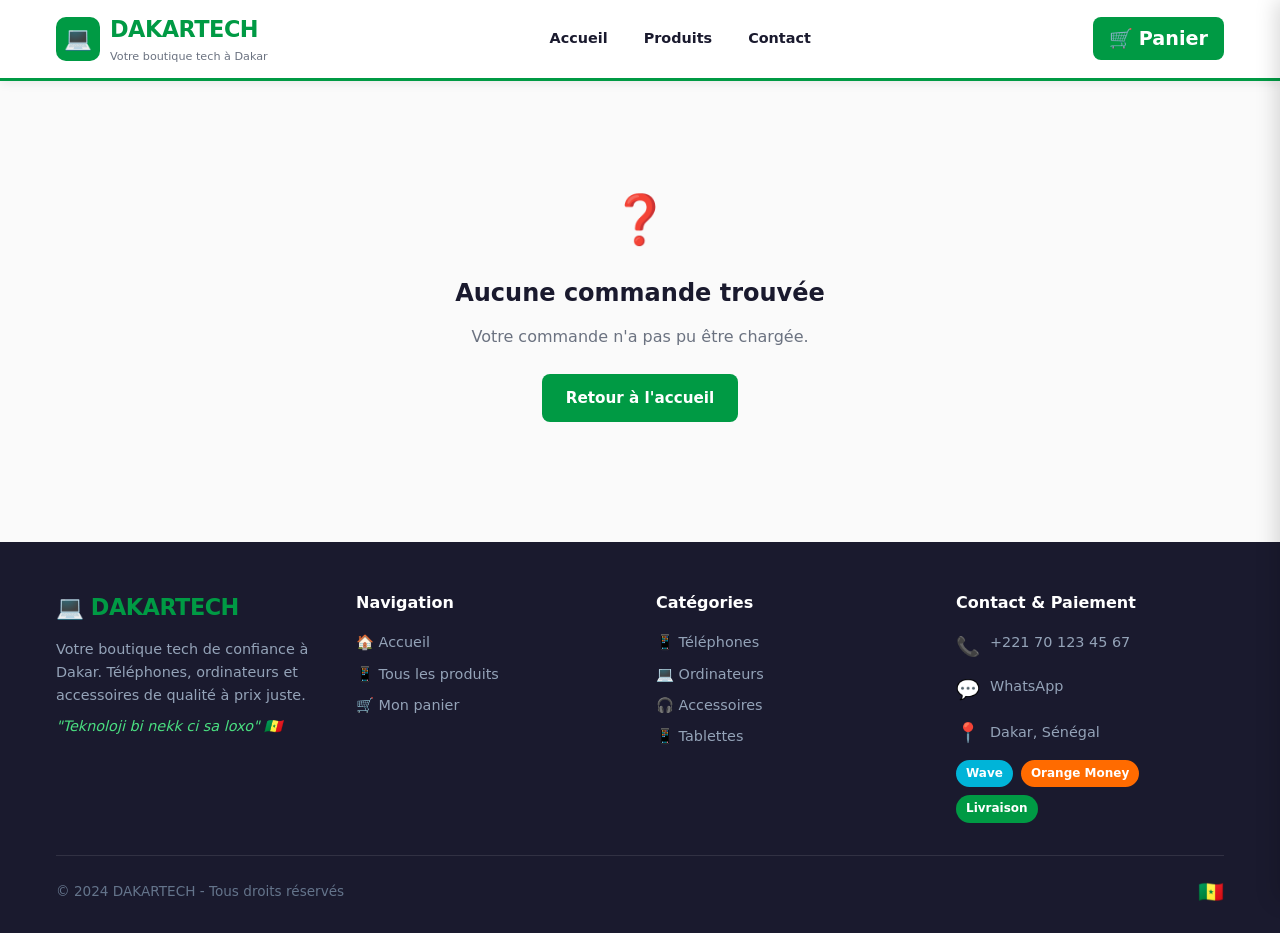
<file: frontend/confirmation.html>
<!DOCTYPE html>
<html lang="fr">
<head>
  <meta charset="UTF-8">
  <meta name="viewport" content="width=device-width, initial-scale=1.0">
  <title>Commande confirmée - DAKARTECH</title>
  <link rel="stylesheet" href="css/style.css">
</head>
<body>

<div id="header"></div>

<section class="section" style="padding-top:40px;padding-bottom:60px">
  <div class="container" style="max-width:640px;margin:0 auto">
    <div id="confirmation-content">
      <div class="loading-overlay">
        <div class="loading-spinner"></div>
        <p>Chargement de votre confirmation…</p>
      </div>
    </div>
  </div>
</section>

<div id="footer"></div>

<script src="js/main.js"></script>
<script>
renderHeader('');
renderFooter();

document.addEventListener('DOMContentLoaded', () => {
  const container = document.getElementById('confirmation-content');

  // Récupérer les données de la dernière commande
  const stored = localStorage.getItem('dakartech_last_order');
  if (!stored) {
    container.innerHTML = `
      <div style="text-align:center;padding:60px">
        <div style="font-size:3rem;margin-bottom:16px">❓</div>
        <h2>Aucune commande trouvée</h2>
        <p style="color:var(--gray);margin:12px 0 24px">Votre commande n'a pas pu être chargée.</p>
        <a href="index.html" class="btn btn-primary">Retour à l'accueil</a>
      </div>`;
    return;
  }

  const { order, payment_instructions } = JSON.parse(stored);
  const isWave = payment_instructions?.type === 'wave';
  const isOrange = payment_instructions?.type === 'orange';
  const isMobile = isWave || isOrange;

  // Générer les instructions
  const stepsHTML = (payment_instructions?.steps || []).map((step, i) => `
    <div class="instruction-step">
      <div class="step-num">${i + 1}</div>
      <div class="step-text">${step}</div>
    </div>
  `).join('');

  const iconConfirmation = isMobile ? '📱' : '🚗';
  const couleurHeader = isWave ? 'var(--wave-blue)' : isOrange ? 'var(--orange-money)' : 'var(--vert)';

  container.innerHTML = `
    <!-- HEADER SUCCÈS -->
    <div style="text-align:center;margin-bottom:32px">
      <div style="font-size:5rem;margin-bottom:16px;animation:pulse 2s infinite">✅</div>
      <h1 style="font-size:1.8rem;font-weight:800;color:var(--vert);margin-bottom:8px">
        Commande confirmée!
      </h1>
      <p style="color:var(--gray);font-size:1.05rem">
        ${isMobile ? 'Effectuez votre paiement pour finaliser la commande' : 'Notre livreur vous contactera très bientôt'}
      </p>
    </div>

    <!-- NUMÉRO DE COMMANDE -->
    <div style="background:var(--vert-light);border:2px dashed var(--vert);border-radius:var(--radius);padding:20px;text-align:center;margin-bottom:24px">
      <div style="font-size:0.85rem;color:var(--gray);margin-bottom:4px">Numéro de commande</div>
      <div style="font-size:2.5rem;font-weight:900;color:var(--vert);letter-spacing:2px">
        #${order.id}
      </div>
      <div style="font-size:0.8rem;color:var(--gray);margin-top:4px">
        Conservez ce numéro pour le suivi de votre commande
      </div>
    </div>

    <!-- MONTANT -->
    <div style="background:#fff;border:1px solid var(--border);border-radius:var(--radius);padding:20px;margin-bottom:24px">
      <div style="display:flex;justify-content:space-between;margin-bottom:8px">
        <span style="color:var(--gray)">Sous-total</span>
        <span style="font-weight:600">${order.subtotal_formatted}</span>
      </div>
      <div style="display:flex;justify-content:space-between;margin-bottom:12px">
        <span style="color:var(--gray)">Livraison (${order.delivery_city})</span>
        <span style="font-weight:600">${order.delivery_fees_formatted}</span>
      </div>
      <div style="display:flex;justify-content:space-between;padding-top:12px;border-top:2px solid var(--vert)">
        <span style="font-weight:800;font-size:1.1rem">Total à payer</span>
        <span style="font-weight:900;font-size:1.4rem;color:var(--vert)">${order.total_formatted}</span>
      </div>
    </div>

    <!-- INSTRUCTIONS PAIEMENT -->
    ${isMobile ? `
    <div style="background:${isWave ? '#E0F7FA' : '#FFF3E0'};border:2px solid ${couleurHeader};border-radius:var(--radius);padding:24px;margin-bottom:24px">
      <h3 style="font-weight:700;font-size:1.05rem;margin-bottom:16px;color:${couleurHeader}">
        ${iconConfirmation} ${payment_instructions.title}
      </h3>
      ${stepsHTML}
      <div style="margin-top:16px;padding:10px;background:rgba(255,255,255,0.6);border-radius:var(--radius-sm);font-size:0.82rem;color:var(--gray);font-style:italic">
        ℹ️ ${payment_instructions.note}
      </div>
    </div>

    <!-- BOUTON WHATSAPP -->
    <a href="${payment_instructions.whatsapp_link}" target="_blank"
       class="btn btn-whatsapp btn-full btn-lg" style="margin-bottom:12px">
      💬 Envoyer la preuve de paiement sur WhatsApp
    </a>

    ` : `
    <!-- PAIEMENT LIVRAISON -->
    <div style="background:var(--vert-light);border:2px solid var(--vert);border-radius:var(--radius);padding:24px;margin-bottom:24px">
      <h3 style="font-weight:700;font-size:1.05rem;margin-bottom:16px;color:var(--vert)">
        🚗 ${payment_instructions.title}
      </h3>
      ${stepsHTML}
    </div>

    <a href="${payment_instructions.whatsapp_link}" target="_blank"
       class="btn btn-whatsapp btn-full btn-lg" style="margin-bottom:12px">
      💬 Suivre ma commande sur WhatsApp
    </a>
    `}

    <!-- INFOS LIVRAISON -->
    <div style="background:#fff;border:1px solid var(--border);border-radius:var(--radius);padding:20px;margin-bottom:24px">
      <h4 style="font-weight:700;margin-bottom:12px">📦 Détails de livraison</h4>
      <div style="display:grid;gap:8px;font-size:0.9rem">
        <div><span style="color:var(--gray)">Client: </span><strong>${order.customer_name || 'Non renseigné'}</strong></div>
        <div><span style="color:var(--gray)">Téléphone: </span><strong>${order.delivery_phone}</strong></div>
        <div><span style="color:var(--gray)">Adresse: </span><strong>${order.delivery_address}</strong></div>
        <div><span style="color:var(--gray)">Ville: </span><strong>${order.delivery_city}</strong></div>
        ${order.delivery_notes ? `<div><span style="color:var(--gray)">Note: </span><em>${order.delivery_notes}</em></div>` : ''}
      </div>
    </div>

    <!-- ACTIONS -->
    <div style="display:grid;grid-template-columns:1fr 1fr;gap:12px">
      <a href="produits.html" class="btn btn-secondary">
        🛍️ Continuer les achats
      </a>
      <a href="index.html" class="btn btn-primary">
        🏠 Accueil
      </a>
    </div>

    <p style="text-align:center;font-size:0.85rem;color:var(--gray);margin-top:20px">
      Une question? Contactez-nous: <a href="tel:+221701234567" style="color:var(--vert);font-weight:600">+221 70 123 45 67</a>
    </p>
  `;

  // Nettoyer le localStorage après affichage
  setTimeout(() => localStorage.removeItem('dakartech_last_order'), 60000);
});
</script>

<style>
@keyframes pulse { 0%, 100% { transform: scale(1); } 50% { transform: scale(1.05); } }
</style>
</body>
</html>
</file>
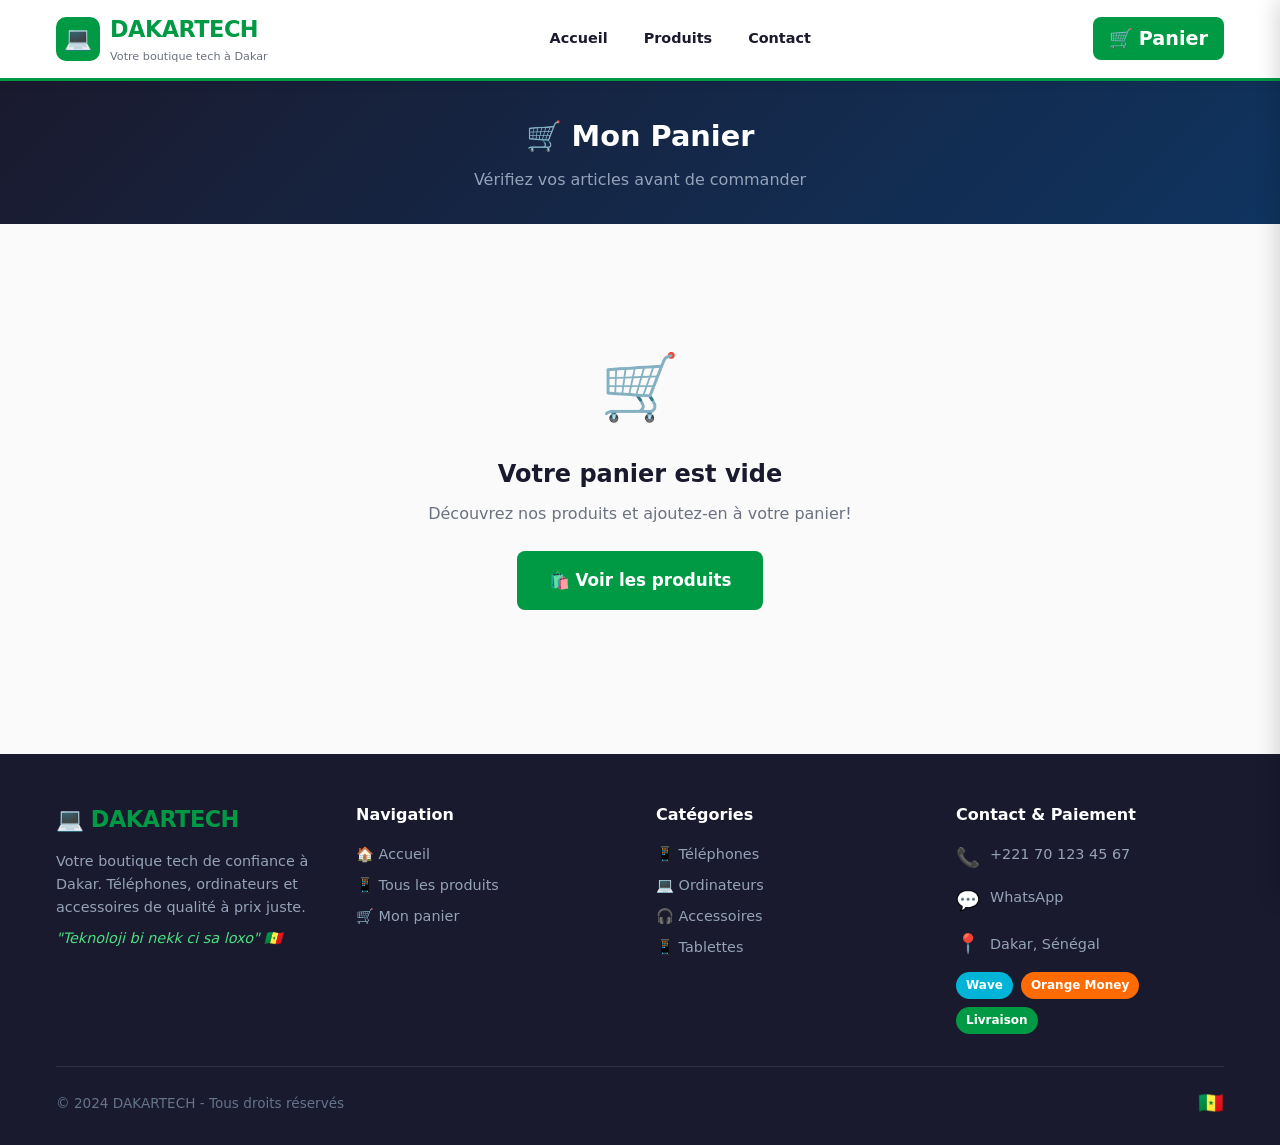
<file: frontend/panier.html>
<!DOCTYPE html>
<html lang="fr">
<head>
  <meta charset="UTF-8">
  <meta name="viewport" content="width=device-width, initial-scale=1.0">
  <title>Mon Panier - DAKARTECH</title>
  <link rel="stylesheet" href="css/style.css">
</head>
<body>

<div id="header"></div>

<!-- HERO MINI -->
<div style="background:linear-gradient(135deg,var(--dark),#0F3460);padding:32px 16px;text-align:center;color:#fff">
  <h1 style="font-size:1.8rem;font-weight:800;margin-bottom:8px">🛒 Mon Panier</h1>
  <p style="color:#94A3B8">Vérifiez vos articles avant de commander</p>
</div>

<section class="section" style="padding-top:32px">
  <div class="container">

    <!-- PANIER VIDE -->
    <div id="panier-vide" style="display:none;text-align:center;padding:80px 16px">
      <div style="font-size:4rem;margin-bottom:16px">🛒</div>
      <h2 style="font-size:1.5rem;font-weight:800;margin-bottom:8px">Votre panier est vide</h2>
      <p style="color:var(--gray);margin-bottom:24px">Découvrez nos produits et ajoutez-en à votre panier!</p>
      <a href="produits.html" class="btn btn-primary btn-lg">🛍️ Voir les produits</a>
    </div>

    <!-- CONTENU PANIER -->
    <div id="panier-content" style="display:none;grid-template-columns:1fr 360px;gap:24px;align-items:start">
      <!-- Articles -->
      <div>
        <div style="display:flex;align-items:center;justify-content:space-between;margin-bottom:16px">
          <h2 style="font-size:1.1rem;font-weight:700">Articles dans votre panier</h2>
          <button onclick="viderPanier()" class="btn btn-sm" style="color:var(--rouge);border-color:var(--rouge)">
            🗑️ Vider le panier
          </button>
        </div>
        <div id="panier-items"></div>
      </div>

      <!-- Récapitulatif -->
      <div class="order-summary" id="panier-resume" style="position:sticky;top:100px"></div>
    </div>

  </div>
</section>

<div id="footer"></div>
<script src="js/main.js"></script>
<script src="js/panier.js"></script>
</body>
</html>
</file>
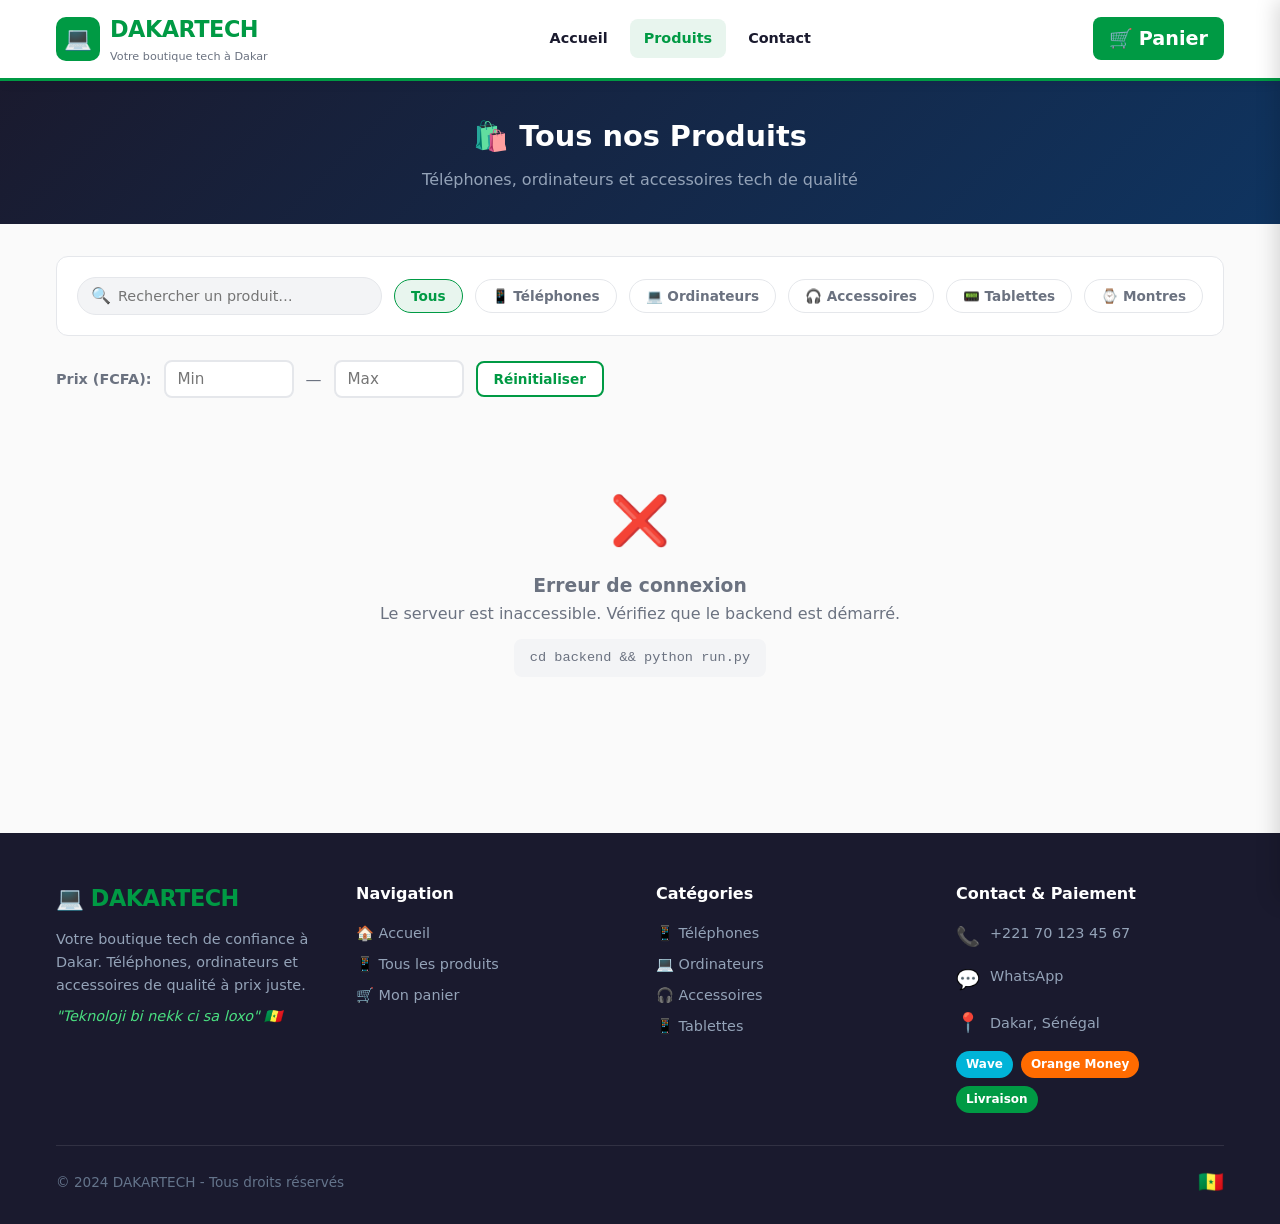
<file: frontend/produits.html>
<!DOCTYPE html>
<html lang="fr">
<head>
  <meta charset="UTF-8">
  <meta name="viewport" content="width=device-width, initial-scale=1.0">
  <title>Produits - DAKARTECH</title>
  <meta name="description" content="Tous nos smartphones, ordinateurs et accessoires tech à Dakar">
  <link rel="stylesheet" href="css/style.css">
</head>
<body>

<div id="header"></div>

<!-- HERO MINI -->
<div style="background:linear-gradient(135deg,var(--dark),#0F3460);padding:32px 16px;text-align:center;color:#fff">
  <h1 style="font-size:1.8rem;font-weight:800;margin-bottom:8px">🛍️ Tous nos Produits</h1>
  <p style="color:#94A3B8">Téléphones, ordinateurs et accessoires tech de qualité</p>
</div>

<!-- CONTENU PRINCIPAL -->
<section class="section" style="padding-top:32px">
  <div class="container">

    <!-- BARRE DE FILTRES -->
    <div class="filters-bar">
      <!-- Recherche -->
      <div class="search-bar">
        <span class="search-icon">🔍</span>
        <input type="text" id="recherche" placeholder="Rechercher un produit…">
      </div>

      <!-- Filtres catégorie -->
      <button class="filter-btn active" data-cat="">Tous</button>
      <button class="filter-btn" data-cat="telephones">📱 Téléphones</button>
      <button class="filter-btn" data-cat="ordinateurs">💻 Ordinateurs</button>
      <button class="filter-btn" data-cat="accessoires">🎧 Accessoires</button>
      <button class="filter-btn" data-cat="tablettes">📟 Tablettes</button>
      <button class="filter-btn" data-cat="montres">⌚ Montres</button>
    </div>

    <!-- FILTRES PRIX -->
    <div style="display:flex;gap:12px;flex-wrap:wrap;margin-bottom:24px;align-items:center">
      <span style="font-weight:600;font-size:0.9rem;color:var(--gray)">Prix (FCFA):</span>
      <input type="number" id="prix-min" placeholder="Min" class="form-control" style="width:130px;padding:8px 12px">
      <span style="color:var(--gray)">—</span>
      <input type="number" id="prix-max" placeholder="Max" class="form-control" style="width:130px;padding:8px 12px">
      <button class="btn btn-secondary btn-sm" onclick="resetFiltres()">Réinitialiser</button>
      <span id="total-produits" style="margin-left:auto;color:var(--gray);font-size:0.9rem"></span>
    </div>

    <!-- GRILLE PRODUITS -->
    <div class="products-grid" id="produits-grid">
      <div class="loading-overlay" style="grid-column:1/-1">
        <div class="loading-spinner"></div>
        <p>Chargement…</p>
      </div>
    </div>

    <!-- PAGINATION -->
    <div class="pagination" id="pagination"></div>
  </div>
</section>

<div id="footer"></div>

<script src="js/main.js"></script>
<script src="js/produits.js"></script>
</body>
</html>
</file>
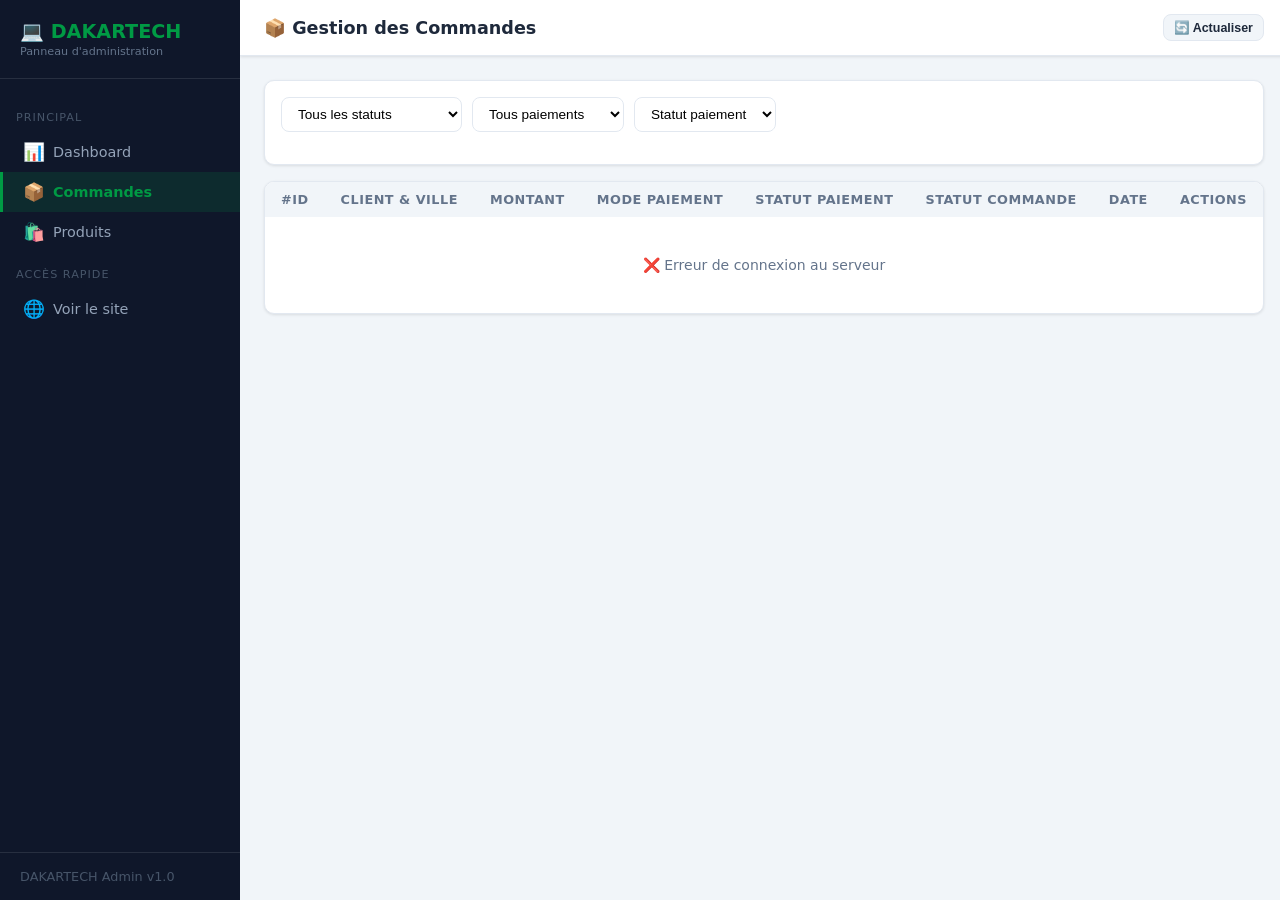
<file: frontend/admin/commandes.html>
<!DOCTYPE html>
<html lang="fr">
<head>
  <meta charset="UTF-8">
  <meta name="viewport" content="width=device-width, initial-scale=1.0">
  <title>Commandes - DAKARTECH Admin</title>
  <link rel="stylesheet" href="css/admin.css">
</head>
<body>

<!-- SIDEBAR -->
<aside class="admin-sidebar" id="sidebar">
  <div class="sidebar-logo">
    <div class="brand">💻 DAKARTECH</div>
    <div class="sub">Panneau d'administration</div>
  </div>
  <nav class="sidebar-nav">
    <div class="nav-section">Principal</div>
    <a class="nav-item" href="dashboard.html"><span class="icon">📊</span> Dashboard</a>
    <a class="nav-item active" href="commandes.html"><span class="icon">📦</span> Commandes</a>
    <a class="nav-item" href="produits-admin.html"><span class="icon">🛍️</span> Produits</a>
    <div class="nav-section">Accès rapide</div>
    <a class="nav-item" href="https://fluffy-crisp-7859fd.netlify.app" target="_blank"><span class="icon">🌐</span> Voir le site</a>
  </nav>
  <div class="sidebar-footer">DAKARTECH Admin v1.0</div>
</aside>

<!-- MODAL DÉTAIL COMMANDE -->
<div class="modal-overlay" id="modal-overlay" style="display:none" onclick="fermerModal()">
  <div class="modal" onclick="event.stopPropagation()">
    <div class="modal-header">
      <h3 id="modal-titre">Détail commande</h3>
      <button class="modal-close" onclick="fermerModal()">✕</button>
    </div>
    <div id="modal-content"></div>
    <div class="modal-footer" id="modal-footer"></div>
  </div>
</div>

<!-- MODAL CONFIRMER PAIEMENT -->
<div class="modal-overlay" id="modal-paiement" style="display:none">
  <div class="modal" style="max-width:400px">
    <div class="modal-header">
      <h3>💰 Confirmer paiement</h3>
      <button class="modal-close" onclick="fermerModalPaiement()">✕</button>
    </div>
    <p style="margin-bottom:16px;color:var(--gray)">Confirmez la réception du paiement mobile pour la commande <strong id="paiement-order-id"></strong></p>
    <div class="form-group">
      <label class="form-label">Référence transaction (optionnel)</label>
      <input type="text" id="transaction-ref" class="form-control" placeholder="Ex: TXN-2024-XXXXX">
    </div>
    <div class="modal-footer">
      <button onclick="fermerModalPaiement()" class="btn btn-secondary">Annuler</button>
      <button onclick="soumettreConfirmation()" class="btn btn-primary">✅ Confirmer</button>
    </div>
  </div>
</div>

<main class="admin-main">
  <div class="admin-topbar">
    <h1 class="topbar-title">📦 Gestion des Commandes</h1>
    <div class="topbar-right">
      <span id="total-label" style="font-size:0.85rem;color:var(--gray)"></span>
      <button onclick="chargerCommandes()" class="btn btn-secondary btn-sm">🔄 Actualiser</button>
    </div>
  </div>

  <div class="admin-content">

    <!-- FILTRES -->
    <div class="table-card" style="margin-bottom:16px;padding:16px">
      <div class="filters-row">
        <select class="filter-select" id="filtre-statut" onchange="chargerCommandes()">
          <option value="">Tous les statuts</option>
          <option value="en_attente">⏳ En attente</option>
          <option value="paiement_confirme">✅ Paiement confirmé</option>
          <option value="en_preparation">🔧 En préparation</option>
          <option value="en_livraison">🚗 En livraison</option>
          <option value="livree">📦 Livrée</option>
          <option value="annulee">❌ Annulée</option>
        </select>
        <select class="filter-select" id="filtre-paiement" onchange="chargerCommandes()">
          <option value="">Tous paiements</option>
          <option value="mobile">📱 Mobile Money</option>
          <option value="livraison">🚗 À la livraison</option>
        </select>
        <select class="filter-select" id="filtre-payment-status" onchange="chargerCommandes()">
          <option value="">Statut paiement</option>
          <option value="pending">⏳ En attente</option>
          <option value="confirmed">✅ Confirmé</option>
        </select>
        <span style="margin-left:auto;font-size:0.85rem;color:var(--gray)" id="nb-commandes"></span>
      </div>
    </div>

    <!-- TABLEAU COMMANDES -->
    <div class="table-card">
      <div class="table-wrap">
        <table>
          <thead>
            <tr>
              <th>#ID</th>
              <th>Client & Ville</th>
              <th>Montant</th>
              <th>Mode paiement</th>
              <th>Statut paiement</th>
              <th>Statut commande</th>
              <th>Date</th>
              <th>Actions</th>
            </tr>
          </thead>
          <tbody id="tbody-commandes">
            <tr><td colspan="8" style="text-align:center;padding:40px;color:var(--gray)">Chargement…</td></tr>
          </tbody>
        </table>
      </div>
    </div>

    <!-- PAGINATION -->
    <div style="display:flex;justify-content:center;gap:8px;margin-top:16px" id="pagination"></div>

  </div>
</main>

<div class="toast-container" id="toast-container"></div>

<script>
const API_BASE = 'https://dakartech-backend.onrender.com/api';
let currentPage = 1;
let currentOrderId = null;

const STATUS_CONFIG = {
  en_attente: { label: 'En attente', class: 'badge-pending', icon: '⏳' },
  paiement_confirme: { label: 'Paiement ✓', class: 'badge-confirmed', icon: '✅' },
  en_preparation: { label: 'Préparation', class: 'badge-processing', icon: '🔧' },
  en_livraison: { label: 'En livraison', class: 'badge-shipping', icon: '🚗' },
  livree: { label: 'Livrée', class: 'badge-delivered', icon: '📦' },
  annulee: { label: 'Annulée', class: 'badge-cancelled', icon: '❌' }
};

function showToast(msg, type = 'success') {
  const c = document.getElementById('toast-container');
  const d = document.createElement('div');
  d.className = `toast ${type}`;
  d.innerHTML = `${type === 'success' ? '✅' : '❌'} ${msg}`;
  c.appendChild(d);
  setTimeout(() => d.remove(), 3500);
}

function formatDate(d) {
  return new Date(d).toLocaleString('fr-FR', { day:'2-digit', month:'2-digit', year:'numeric', hour:'2-digit', minute:'2-digit' });
}

async function chargerCommandes() {
  const statut = document.getElementById('filtre-statut').value;
  const paiement = document.getElementById('filtre-paiement').value;
  const paymentStatus = document.getElementById('filtre-payment-status').value;

  const params = new URLSearchParams({ page: currentPage, per_page: 20 });
  if (statut) params.set('status', statut);
  if (paiement) params.set('payment_type', paiement);
  if (paymentStatus) params.set('payment_status', paymentStatus);

  const tbody = document.getElementById('tbody-commandes');
  tbody.innerHTML = '<tr><td colspan="8" style="text-align:center;padding:30px;color:var(--gray)">Chargement…</td></tr>';

  try {
    const res = await fetch(`${API_BASE}/admin/orders?${params}`);
    const data = await res.json();
    document.getElementById('nb-commandes').textContent = `${data.total} commande${data.total > 1 ? 's' : ''}`;
    document.getElementById('total-label').textContent = `${data.total} commandes`;

    if (!data.orders.length) {
      tbody.innerHTML = `<tr><td colspan="8"><div class="empty-state"><div class="icon">📦</div><h3>Aucune commande</h3><p>Aucune commande ne correspond aux filtres sélectionnés</p></div></td></tr>`;
      return;
    }

    tbody.innerHTML = data.orders.map(o => {
      const st = STATUS_CONFIG[o.status] || { label: o.status, class: 'badge-pending', icon: '❓' };
      const payMode = o.mobile_method ? (o.mobile_method === 'wave' ? '🌊 Wave' : '🟠 Orange') : '🚗 Livraison';
      const payClass = o.mobile_method === 'wave' ? 'badge-wave' : o.mobile_method === 'orange' ? 'badge-orange' : 'badge-cash';
      const payStatus = o.payment_status === 'confirmed'
        ? '<span class="badge badge-confirmed">✅ Confirmé</span>'
        : '<span class="badge badge-pending">⏳ En attente</span>';

      return `
        <tr>
          <td><strong style="font-size:1rem">#${o.id}</strong></td>
          <td>
            <div style="font-weight:600">${o.customer_name || ('User #' + o.user_id) || '—'}</div>
            <div style="font-size:0.78rem;color:var(--gray)">📍 ${o.delivery_city}</div>
            <div style="font-size:0.78rem;color:var(--gray)">📞 ${o.delivery_phone}</div>
          </td>
          <td>
            <div style="font-weight:800;font-size:1rem">${o.total_formatted}</div>
            <div style="font-size:0.78rem;color:var(--gray)">livr: ${o.delivery_fees_formatted}</div>
          </td>
          <td><span class="badge ${payClass}">${payMode}</span></td>
          <td>${payStatus}</td>
          <td><span class="badge ${st.class}">${st.icon} ${st.label}</span></td>
          <td style="font-size:0.8rem;color:var(--gray)">${formatDate(o.created_at)}</td>
          <td>
            <div style="display:flex;gap:4px;flex-wrap:wrap">
              <button onclick="voirCommande(${o.id})" class="btn btn-sm btn-secondary" title="Voir détails">👁️</button>
              ${o.payment_status === 'pending' && o.payment_type === 'mobile'
                ? `<button onclick="ouvrirConfirmation(${o.id})" class="btn btn-sm btn-primary" title="Confirmer paiement">💰</button>`
                : ''}
              <select onchange="changerStatut(${o.id}, this.value)" class="filter-select" style="padding:4px 6px;font-size:0.75rem;width:auto">
                <option value="">Changer statut</option>
                ${Object.entries(STATUS_CONFIG).map(([k,v]) => `<option value="${k}">${v.icon} ${v.label}</option>`).join('')}
              </select>
            </div>
          </td>
        </tr>`;
    }).join('');

    // Pagination
    renderPagination(data.current_page, data.pages);

  } catch (err) {
    tbody.innerHTML = `<tr><td colspan="8" style="text-align:center;padding:40px;color:var(--gray)">❌ Erreur de connexion au serveur</td></tr>`;
  }
}

function renderPagination(current, total) {
  const el = document.getElementById('pagination');
  if (total <= 1) { el.innerHTML = ''; return; }
  let html = '';
  for (let i = 1; i <= total; i++) {
    html += `<button onclick="allerPage(${i})" class="btn ${i === current ? 'btn-primary' : 'btn-secondary'} btn-sm">${i}</button>`;
  }
  el.innerHTML = html;
}

function allerPage(p) { currentPage = p; chargerCommandes(); }

async function voirCommande(id) {
  document.getElementById('modal-titre').textContent = `Commande #${id}`;
  document.getElementById('modal-content').innerHTML = '<div style="text-align:center;padding:20px">Chargement…</div>';
  document.getElementById('modal-overlay').style.display = 'flex';

  try {
    const res = await fetch(`${API_BASE}/orders/${id}`);
    const data = await res.json();
    const o = data.order;

    document.getElementById('modal-content').innerHTML = `
      <div style="display:grid;gap:12px">
        <div style="background:var(--gray-light);border-radius:8px;padding:14px">
          <div style="font-size:0.8rem;color:var(--gray);margin-bottom:8px;font-weight:600;text-transform:uppercase">Informations client</div>
          <div><strong>${o.customer_name || '—'}</strong></div>
          <div style="font-size:0.85rem">📞 ${o.delivery_phone}</div>
          ${o.customer_email ? `<div style="font-size:0.85rem">✉️ ${o.customer_email}</div>` : ''}
        </div>
        <div style="background:var(--gray-light);border-radius:8px;padding:14px">
          <div style="font-size:0.8rem;color:var(--gray);margin-bottom:8px;font-weight:600;text-transform:uppercase">Livraison</div>
          <div style="font-size:0.9rem">📍 ${o.delivery_address}</div>
          <div style="font-size:0.9rem">🏙️ ${o.delivery_city}</div>
          ${o.delivery_notes ? `<div style="font-size:0.85rem;color:var(--gray);margin-top:4px">💬 ${o.delivery_notes}</div>` : ''}
        </div>
        <div style="background:var(--gray-light);border-radius:8px;padding:14px">
          <div style="font-size:0.8rem;color:var(--gray);margin-bottom:8px;font-weight:600;text-transform:uppercase">Articles commandés</div>
          ${o.items.map(item => `
            <div style="display:flex;justify-content:space-between;margin-bottom:6px;font-size:0.9rem">
              <span>${item.product_name} × ${item.quantity}</span>
              <strong>${item.line_total_formatted}</strong>
            </div>
          `).join('')}
          <hr style="border:none;border-top:1px solid var(--border);margin:8px 0">
          <div style="display:flex;justify-content:space-between;font-weight:800;color:var(--vert)">
            <span>Total</span><span>${o.total_formatted}</span>
          </div>
        </div>
        ${o.transaction_ref ? `<div class="alert alert-success">Réf transaction: <strong>${o.transaction_ref}</strong></div>` : ''}
      </div>`;

    document.getElementById('modal-footer').innerHTML = `
      <button onclick="fermerModal()" class="btn btn-secondary">Fermer</button>
      ${o.payment_status === 'pending' && o.payment_type === 'mobile'
        ? `<button onclick="fermerModal();ouvrirConfirmation(${id})" class="btn btn-primary">💰 Confirmer paiement</button>`
        : ''}`;

  } catch { document.getElementById('modal-content').innerHTML = '<p style="color:var(--rouge)">Erreur de chargement</p>'; }
}

function fermerModal() { document.getElementById('modal-overlay').style.display = 'none'; }

function ouvrirConfirmation(orderId) {
  currentOrderId = orderId;
  document.getElementById('paiement-order-id').textContent = `#${orderId}`;
  document.getElementById('transaction-ref').value = '';
  document.getElementById('modal-paiement').style.display = 'flex';
}

function fermerModalPaiement() { document.getElementById('modal-paiement').style.display = 'none'; }

async function soumettreConfirmation() {
  const ref = document.getElementById('transaction-ref').value;
  try {
    const res = await fetch(`${API_BASE}/orders/${currentOrderId}/confirm-payment`, {
      method: 'POST', headers: { 'Content-Type': 'application/json' },
      body: JSON.stringify({ transaction_ref: ref })
    });
    const data = await res.json();
    if (data.success) { showToast(`Paiement #${currentOrderId} confirmé!`); fermerModalPaiement(); chargerCommandes(); }
    else showToast(data.error, 'error');
  } catch { showToast('Erreur de connexion', 'error'); }
}

async function changerStatut(orderId, newStatus) {
  if (!newStatus) return;
  if (!confirm(`Changer le statut de la commande #${orderId} en "${newStatus}"?`)) { chargerCommandes(); return; }
  try {
    const res = await fetch(`${API_BASE}/orders/${orderId}/status`, {
      method: 'PUT', headers: { 'Content-Type': 'application/json' },
      body: JSON.stringify({ status: newStatus })
    });
    const data = await res.json();
    if (data.success) { showToast(data.message); chargerCommandes(); }
    else showToast(data.error, 'error');
  } catch { showToast('Erreur', 'error'); }
}

// Lire les params URL
const params = new URLSearchParams(window.location.search);
if (params.get('status')) document.getElementById('filtre-statut').value = params.get('status');

chargerCommandes();
</script>
</body>
</html>
</file>
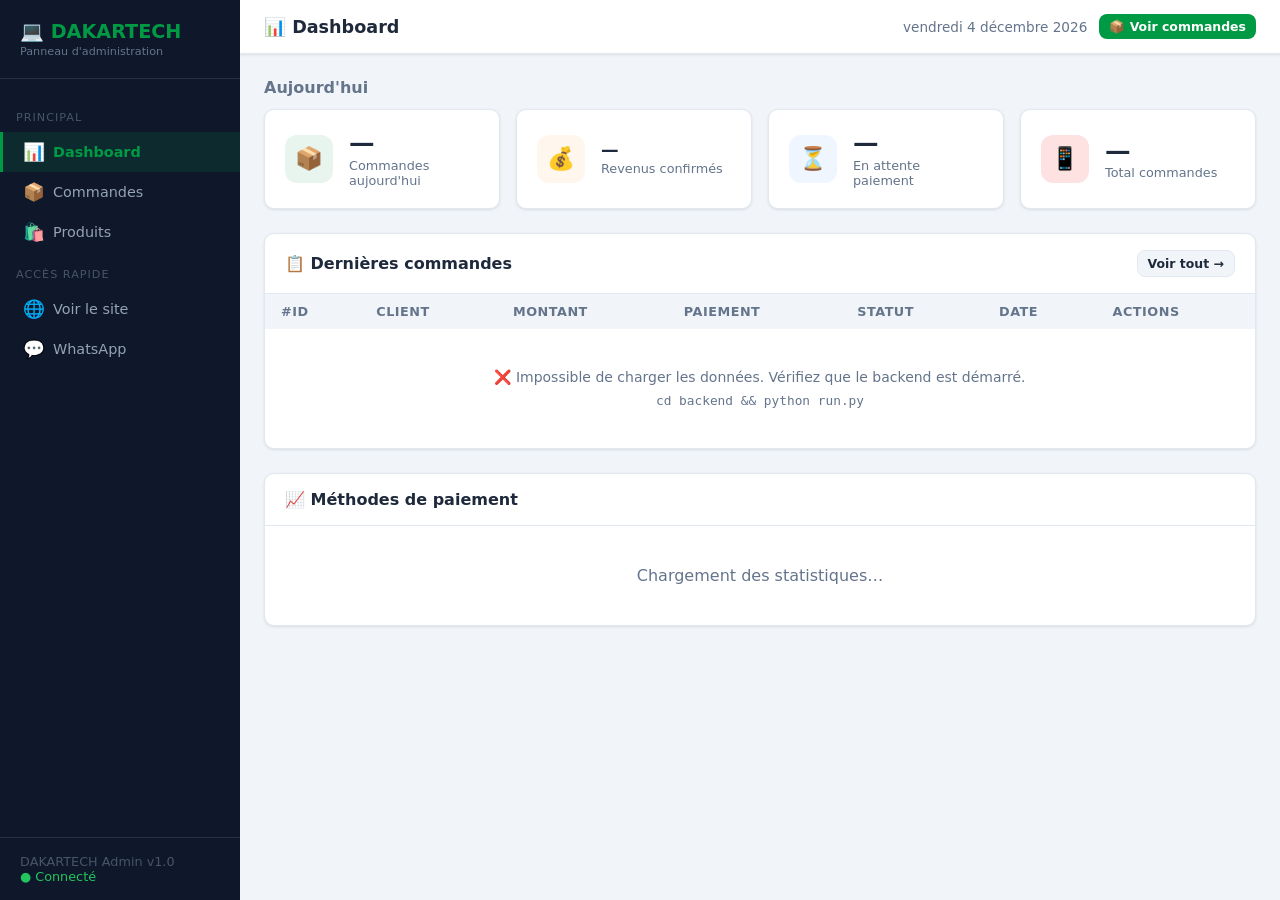
<file: frontend/admin/dashboard.html>
<!DOCTYPE html>
<html lang="fr">
<head>
  <meta charset="UTF-8">
  <meta name="viewport" content="width=device-width, initial-scale=1.0">
  <title>Dashboard - DAKARTECH Admin</title>
  <link rel="stylesheet" href="css/admin.css">
</head>
<body>

<!-- SIDEBAR -->
<aside class="admin-sidebar" id="sidebar">
  <div class="sidebar-logo">
    <div class="brand">💻 DAKARTECH</div>
    <div class="sub">Panneau d'administration</div>
  </div>
  <nav class="sidebar-nav">
    <div class="nav-section">Principal</div>
    <a class="nav-item active" href="dashboard.html"><span class="icon">📊</span> Dashboard</a>
    <a class="nav-item" href="commandes.html"><span class="icon">📦</span> Commandes</a>
    <a class="nav-item" href="produits-admin.html"><span class="icon">🛍️</span> Produits</a>
    <div class="nav-section">Accès rapide</div>
    <a class="nav-item" href="https://fluffy-crisp-7859fd.netlify.app" target="_blank"><span class="icon">🌐</span> Voir le site</a>
    <a class="nav-item" href="https://wa.me/221701234567" target="_blank"><span class="icon">💬</span> WhatsApp</a>
  </nav>
  <div class="sidebar-footer">
    DAKARTECH Admin v1.0<br>
    <span style="color:#22C55E">● Connecté</span>
  </div>
</aside>

<!-- CONTENU PRINCIPAL -->
<main class="admin-main">
  <div class="admin-topbar">
    <div style="display:flex;align-items:center;gap:12px">
      <button onclick="document.getElementById('sidebar').classList.toggle('open')" class="btn btn-secondary btn-icon" style="display:none" id="menu-toggle">☰</button>
      <h1 class="topbar-title">📊 Dashboard</h1>
    </div>
    <div class="topbar-right">
      <span id="date-actuelle" style="font-size:0.85rem;color:var(--gray)"></span>
      <a href="commandes.html" class="btn btn-primary btn-sm">📦 Voir commandes</a>
    </div>
  </div>

  <div class="admin-content">

    <!-- ALERTES COMMANDES EN ATTENTE -->
    <div id="alertes"></div>

    <!-- STATS DU JOUR -->
    <h2 style="font-size:1rem;font-weight:700;margin-bottom:12px;color:var(--gray)">Aujourd'hui</h2>
    <div class="stats-grid" id="stats-container">
      <div class="stat-card">
        <div class="stat-icon vert">📦</div>
        <div><div class="stat-value" id="stat-commandes-jour">—</div><div class="stat-label">Commandes aujourd'hui</div></div>
      </div>
      <div class="stat-card">
        <div class="stat-icon orange">💰</div>
        <div><div class="stat-value" id="stat-revenus-jour" style="font-size:1.1rem">—</div><div class="stat-label">Revenus confirmés</div></div>
      </div>
      <div class="stat-card">
        <div class="stat-icon blue">⏳</div>
        <div><div class="stat-value" id="stat-en-attente">—</div><div class="stat-label">En attente paiement</div></div>
      </div>
      <div class="stat-card">
        <div class="stat-icon rouge">📱</div>
        <div><div class="stat-value" id="stat-total">—</div><div class="stat-label">Total commandes</div></div>
      </div>
    </div>

    <!-- DERNIÈRES COMMANDES -->
    <div class="table-card" style="margin-bottom:24px">
      <div class="table-card-header">
        <h3>📋 Dernières commandes</h3>
        <a href="commandes.html" class="btn btn-secondary btn-sm">Voir tout →</a>
      </div>
      <div class="table-wrap">
        <table id="table-commandes">
          <thead>
            <tr>
              <th>#ID</th>
              <th>Client</th>
              <th>Montant</th>
              <th>Paiement</th>
              <th>Statut</th>
              <th>Date</th>
              <th>Actions</th>
            </tr>
          </thead>
          <tbody id="tbody-commandes">
            <tr><td colspan="7" style="text-align:center;padding:40px;color:var(--gray)">
              <div class="loading loading-dark" style="margin:0 auto 8px"></div><br>Chargement…
            </td></tr>
          </tbody>
        </table>
      </div>
    </div>

    <!-- GRAPHIQUE SIMPLE (ASCII) -->
    <div class="table-card">
      <div class="table-card-header">
        <h3>📈 Méthodes de paiement</h3>
      </div>
      <div style="padding:20px" id="chart-paiement">
        <div style="text-align:center;padding:20px;color:var(--gray)">Chargement des statistiques…</div>
      </div>
    </div>

  </div>
</main>

<div class="toast-container" id="toast-container"></div>

<script>
const API_BASE = 'https://dakartech-backend.onrender.com/api';

// Date actuelle
document.getElementById('date-actuelle').textContent = new Date().toLocaleDateString('fr-FR', {
  weekday: 'long', year: 'numeric', month: 'long', day: 'numeric'
});

// Statuts
const STATUS_LABELS = {
  en_attente: { label: 'En attente', class: 'badge-pending' },
  paiement_confirme: { label: 'Paiement ✓', class: 'badge-confirmed' },
  en_preparation: { label: 'Préparation', class: 'badge-processing' },
  en_livraison: { label: 'En livraison', class: 'badge-shipping' },
  livree: { label: 'Livrée ✓', class: 'badge-delivered' },
  annulee: { label: 'Annulée', class: 'badge-cancelled' }
};

const PAYMENT_LABELS = {
  wave: { label: 'Wave', class: 'badge-wave' },
  orange: { label: 'Orange', class: 'badge-orange' },
  livraison: { label: 'Livraison', class: 'badge-cash' }
};

function showToast(msg, type = 'success') {
  const c = document.getElementById('toast-container');
  const d = document.createElement('div');
  d.className = `toast ${type}`;
  d.innerHTML = `${type === 'success' ? '✅' : '❌'} ${msg}`;
  c.appendChild(d);
  setTimeout(() => d.remove(), 3000);
}

function formatPrix(v) {
  return new Intl.NumberFormat('fr-FR').format(v || 0) + ' FCFA';
}

function formatDate(d) {
  return new Date(d).toLocaleString('fr-FR', { day:'2-digit', month:'2-digit', year:'2-digit', hour:'2-digit', minute:'2-digit' });
}

// Chargement des données
async function chargerDashboard() {
  try {
    const res = await fetch(`${API_BASE}/admin/orders?per_page=10`);
    const data = await res.json();

    // Stats
    document.getElementById('stat-commandes-jour').textContent = data.stats.orders_today;
    document.getElementById('stat-revenus-jour').textContent = data.stats.revenue_today_formatted;
    document.getElementById('stat-total').textContent = data.total;

    const enAttente = data.orders.filter(o => o.payment_status === 'pending').length;
    document.getElementById('stat-en-attente').textContent = enAttente;

    // Alerte si commandes en attente
    if (enAttente > 0) {
      document.getElementById('alertes').innerHTML = `
        <div class="alert alert-warning" style="display:flex;align-items:center;justify-content:space-between">
          <span>⚠️ ${enAttente} commande${enAttente > 1 ? 's' : ''} en attente de confirmation de paiement</span>
          <a href="commandes.html?status=en_attente" class="btn btn-sm btn-secondary">Voir →</a>
        </div>`;
    }

    // Tableau commandes
    const tbody = document.getElementById('tbody-commandes');
    if (data.orders.length === 0) {
      tbody.innerHTML = '<tr><td colspan="7" style="text-align:center;padding:40px;color:var(--gray)">Aucune commande pour le moment</td></tr>';
    } else {
      tbody.innerHTML = data.orders.slice(0, 10).map(o => {
        const st = STATUS_LABELS[o.status] || { label: o.status, class: 'badge-pending' };
        const pm = o.mobile_method ? PAYMENT_LABELS[o.mobile_method] : PAYMENT_LABELS['livraison'];
        return `
          <tr>
            <td><strong>#${o.id}</strong></td>
            <td>${o.customer_name || o.user_id || '—'}<br><span style="font-size:0.78rem;color:var(--gray)">${o.delivery_city}</span></td>
            <td><strong>${o.total_formatted}</strong></td>
            <td><span class="badge ${pm?.class || ''}">${pm?.label || o.payment_type}</span></td>
            <td><span class="badge ${st.class}">${st.label}</span></td>
            <td style="font-size:0.82rem;color:var(--gray)">${formatDate(o.created_at)}</td>
            <td>
              <a href="commandes.html?id=${o.id}" class="btn btn-sm btn-secondary">Voir</a>
              ${o.payment_status === 'pending' && o.payment_type === 'mobile'
                ? `<button onclick="confirmerPaiement(${o.id})" class="btn btn-sm btn-primary" style="margin-left:4px">Confirmer</button>`
                : ''}
            </td>
          </tr>`;
      }).join('');
    }

    // Graphique méthodes paiement
    const wave = data.orders.filter(o => o.mobile_method === 'wave').length;
    const orange = data.orders.filter(o => o.mobile_method === 'orange').length;
    const livraison = data.orders.filter(o => o.payment_type === 'livraison').length;
    const total = data.orders.length || 1;

    document.getElementById('chart-paiement').innerHTML = `
      <div style="display:grid;gap:12px;max-width:400px">
        ${[
          { label: '🌊 Wave', count: wave, color: '#00B4D8', total },
          { label: '🟠 Orange Money', count: orange, color: '#FF6B00', total },
          { label: '🚗 Paiement livraison', count: livraison, color: '#009A44', total }
        ].map(item => `
          <div>
            <div style="display:flex;justify-content:space-between;margin-bottom:4px;font-size:0.85rem">
              <span style="font-weight:600">${item.label}</span>
              <span style="color:var(--gray)">${item.count} (${Math.round(item.count/total*100)}%)</span>
            </div>
            <div style="background:var(--gray-light);border-radius:50px;height:8px">
              <div style="background:${item.color};width:${Math.round(item.count/total*100)}%;height:100%;border-radius:50px;transition:width 0.5s"></div>
            </div>
          </div>
        `).join('')}
      </div>`;

  } catch (err) {
    document.getElementById('tbody-commandes').innerHTML = `
      <tr><td colspan="7" style="text-align:center;padding:40px;color:var(--gray)">
        ❌ Impossible de charger les données. Vérifiez que le backend est démarré.<br>
        <code style="font-size:0.8rem;margin-top:8px;display:inline-block">cd backend && python run.py</code>
      </td></tr>`;
  }
}

async function confirmerPaiement(orderId) {
  if (!confirm(`Confirmer le paiement de la commande #${orderId}?`)) return;
  try {
    const res = await fetch(`${API_BASE}/orders/${orderId}/confirm-payment`, {
      method: 'POST', headers: { 'Content-Type': 'application/json' },
      body: JSON.stringify({})
    });
    const data = await res.json();
    if (data.success) { showToast(`Paiement #${orderId} confirmé!`); chargerDashboard(); }
    else showToast(data.error, 'error');
  } catch { showToast('Erreur de connexion', 'error'); }
}

chargerDashboard();
</script>
</body>
</html>
</file>
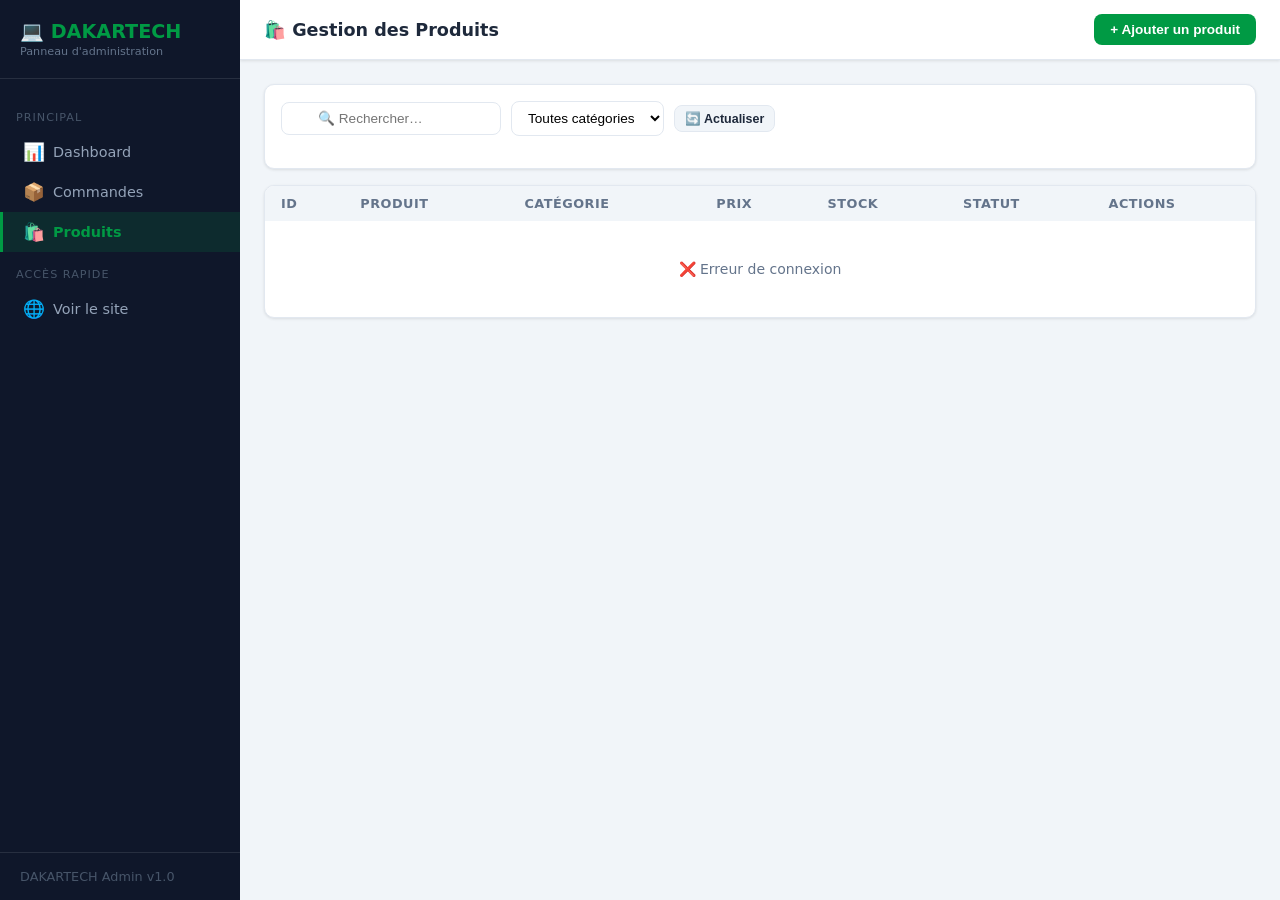
<file: frontend/admin/produits-admin.html>
<!DOCTYPE html>
<html lang="fr">
<head>
  <meta charset="UTF-8">
  <meta name="viewport" content="width=device-width, initial-scale=1.0">
  <title>Produits - DAKARTECH Admin</title>
  <link rel="stylesheet" href="css/admin.css">
</head>
<body>

<!-- SIDEBAR -->
<aside class="admin-sidebar" id="sidebar">
  <div class="sidebar-logo">
    <div class="brand">💻 DAKARTECH</div>
    <div class="sub">Panneau d'administration</div>
  </div>
  <nav class="sidebar-nav">
    <div class="nav-section">Principal</div>
    <a class="nav-item" href="dashboard.html"><span class="icon">📊</span> Dashboard</a>
    <a class="nav-item" href="commandes.html"><span class="icon">📦</span> Commandes</a>
    <a class="nav-item active" href="produits-admin.html"><span class="icon">🛍️</span> Produits</a>
    <div class="nav-section">Accès rapide</div>
    <a class="nav-item" href="https://fluffy-crisp-7859fd.netlify.app" target="_blank"><span class="icon">🌐</span> Voir le site</a>
  </nav>
  <div class="sidebar-footer">DAKARTECH Admin v1.0</div>
</aside>

<!-- MODAL PRODUIT -->
<div class="modal-overlay" id="modal-produit" style="display:none" onclick="fermerModalProduit()">
  <div class="modal" style="max-width:560px" onclick="event.stopPropagation()">
    <div class="modal-header">
      <h3 id="modal-titre">Ajouter un produit</h3>
      <button class="modal-close" onclick="fermerModalProduit()">✕</button>
    </div>
    <form id="form-produit">
      <div class="form-group">
        <label class="form-label">Nom du produit *</label>
        <input type="text" id="p-nom" class="form-control" placeholder="Ex: Samsung Galaxy A54 5G" required>
      </div>
      <div class="grid-2">
        <div class="form-group">
          <label class="form-label">Prix (FCFA) *</label>
          <input type="number" id="p-prix" class="form-control" placeholder="0" required min="0">
        </div>
        <div class="form-group">
          <label class="form-label">Stock *</label>
          <input type="number" id="p-stock" class="form-control" placeholder="0" value="0" min="0">
        </div>
      </div>
      <div class="form-group">
        <label class="form-label">Catégorie *</label>
        <select id="p-categorie" class="form-control" required>
          <option value="">-- Choisir --</option>
          <option value="telephones">📱 Téléphones</option>
          <option value="ordinateurs">💻 Ordinateurs</option>
          <option value="accessoires">🎧 Accessoires</option>
          <option value="tablettes">📟 Tablettes</option>
          <option value="montres">⌚ Montres</option>
        </select>
      </div>
      <div class="form-group">
        <label class="form-label">Description</label>
        <textarea id="p-description" class="form-control" rows="3" placeholder="Description du produit…"></textarea>
      </div>
      <div class="form-group">
        <label class="form-label">URL de l'image</label>
        <input type="url" id="p-image" class="form-control" placeholder="https://…">
        <div class="form-hint">Entrez l'URL d'une image hébergée en ligne (Unsplash, Cloudinary…)</div>
        <div id="image-preview" style="margin-top:8px"></div>
      </div>
      <div class="form-group">
        <label style="display:flex;align-items:center;gap:8px;cursor:pointer">
          <input type="checkbox" id="p-actif" checked>
          <span class="form-label" style="margin:0">Produit actif (visible sur le site)</span>
        </label>
      </div>
    </form>
    <div class="modal-footer">
      <button onclick="fermerModalProduit()" class="btn btn-secondary">Annuler</button>
      <button onclick="soumettreFormulaire()" class="btn btn-primary" id="btn-save">
        💾 Enregistrer
      </button>
    </div>
  </div>
</div>

<main class="admin-main">
  <div class="admin-topbar">
    <h1 class="topbar-title">🛍️ Gestion des Produits</h1>
    <div class="topbar-right">
      <span id="nb-produits" style="font-size:0.85rem;color:var(--gray)"></span>
      <button onclick="ouvrirModalAjouter()" class="btn btn-primary">+ Ajouter un produit</button>
    </div>
  </div>

  <div class="admin-content">

    <!-- FILTRES -->
    <div class="table-card" style="margin-bottom:16px;padding:16px">
      <div class="filters-row">
        <input type="text" id="recherche" class="search-input" placeholder="🔍 Rechercher…" oninput="filtrerProduits()">
        <select class="filter-select" id="filtre-categorie" onchange="chargerProduits()">
          <option value="">Toutes catégories</option>
          <option value="telephones">📱 Téléphones</option>
          <option value="ordinateurs">💻 Ordinateurs</option>
          <option value="accessoires">🎧 Accessoires</option>
          <option value="tablettes">📟 Tablettes</option>
          <option value="montres">⌚ Montres</option>
        </select>
        <button onclick="chargerProduits()" class="btn btn-secondary btn-sm">🔄 Actualiser</button>
      </div>
    </div>

    <!-- TABLEAU PRODUITS -->
    <div class="table-card">
      <div class="table-wrap">
        <table>
          <thead>
            <tr>
              <th>ID</th>
              <th>Produit</th>
              <th>Catégorie</th>
              <th>Prix</th>
              <th>Stock</th>
              <th>Statut</th>
              <th>Actions</th>
            </tr>
          </thead>
          <tbody id="tbody-produits">
            <tr><td colspan="7" style="text-align:center;padding:40px;color:var(--gray)">Chargement…</td></tr>
          </tbody>
        </table>
      </div>
    </div>

    <div style="display:flex;justify-content:center;gap:8px;margin-top:16px" id="pagination"></div>

  </div>
</main>

<div class="toast-container" id="toast-container"></div>

<script>
const API_BASE = 'https://dakartech-backend.onrender.com/api';
let editingId = null;
let currentPage = 1;

const CAT_LABELS = { telephones: '📱 Téléphones', ordinateurs: '💻 Ordinateurs', accessoires: '🎧 Accessoires', tablettes: '📟 Tablettes', montres: '⌚ Montres' };

function showToast(msg, type = 'success') {
  const c = document.getElementById('toast-container');
  const d = document.createElement('div');
  d.className = `toast ${type}`;
  d.textContent = (type === 'success' ? '✅ ' : '❌ ') + msg;
  c.appendChild(d);
  setTimeout(() => d.remove(), 3500);
}

async function chargerProduits() {
  const cat = document.getElementById('filtre-categorie').value;
  const search = document.getElementById('recherche').value;
  const params = new URLSearchParams({ page: currentPage, per_page: 20 });
  if (cat) params.set('category', cat);
  if (search) params.set('search', search);

  const tbody = document.getElementById('tbody-produits');
  tbody.innerHTML = '<tr><td colspan="7" style="text-align:center;padding:30px;color:var(--gray)">Chargement…</td></tr>';

  try {
    const res = await fetch(`${API_BASE}/products?${params}`);
    const data = await res.json();
    document.getElementById('nb-produits').textContent = `${data.total} produit${data.total > 1 ? 's' : ''}`;

    if (!data.products.length) {
      tbody.innerHTML = `<tr><td colspan="7"><div class="empty-state"><div class="icon">🛍️</div><h3>Aucun produit</h3><p>Ajoutez votre premier produit!</p><button onclick="ouvrirModalAjouter()" class="btn btn-primary" style="margin-top:12px">+ Ajouter</button></div></td></tr>`;
      return;
    }

    tbody.innerHTML = data.products.map(p => `
      <tr>
        <td style="font-size:0.85rem;color:var(--gray)">#${p.id}</td>
        <td>
          <div style="display:flex;gap:10px;align-items:center">
            <div style="width:40px;height:40px;border-radius:8px;background:var(--vert-light);display:flex;align-items:center;justify-content:center;font-size:1.3rem;flex-shrink:0">
              ${p.category === 'telephones' ? '📱' : p.category === 'ordinateurs' ? '💻' : p.category === 'tablettes' ? '📟' : '🎧'}
            </div>
            <div>
              <div style="font-weight:600;font-size:0.9rem">${p.name}</div>
              <div style="font-size:0.75rem;color:var(--gray)">${(p.description || '').substring(0, 50)}…</div>
            </div>
          </div>
        </td>
        <td><span class="badge badge-wave">${CAT_LABELS[p.category] || p.category}</span></td>
        <td><strong style="color:var(--vert)">${p.price_formatted}</strong></td>
        <td>
          <span style="font-weight:600;color:${p.stock === 0 ? 'var(--rouge)' : p.stock <= 5 ? 'var(--orange)' : 'var(--dark)'}">${p.stock}</span>
          ${p.stock === 0 ? '<span style="font-size:0.75rem;color:var(--rouge);margin-left:4px">Rupture</span>' : ''}
          ${p.stock > 0 && p.stock <= 5 ? '<span style="font-size:0.75rem;color:var(--orange);margin-left:4px">Faible</span>' : ''}
        </td>
        <td>
          ${p.is_active
            ? '<span class="badge badge-confirmed">✅ Actif</span>'
            : '<span class="badge badge-cancelled">❌ Inactif</span>'}
        </td>
        <td>
          <div style="display:flex;gap:4px">
            <button onclick="ouvrirModalModifier(${JSON.stringify(p).replace(/"/g, '&quot;')})" class="btn btn-sm btn-secondary" title="Modifier">✏️</button>
            <button onclick="desactiverProduit(${p.id}, '${p.name}')" class="btn btn-sm btn-danger" title="Supprimer">🗑️</button>
          </div>
        </td>
      </tr>
    `).join('');

    // Pagination
    const pagEl = document.getElementById('pagination');
    pagEl.innerHTML = '';
    if (data.pages > 1) {
      for (let i = 1; i <= data.pages; i++) {
        const btn = document.createElement('button');
        btn.className = `btn btn-sm ${i === currentPage ? 'btn-primary' : 'btn-secondary'}`;
        btn.textContent = i;
        btn.onclick = () => { currentPage = i; chargerProduits(); };
        pagEl.appendChild(btn);
      }
    }

  } catch (err) {
    tbody.innerHTML = '<tr><td colspan="7" style="text-align:center;padding:40px;color:var(--gray)">❌ Erreur de connexion</td></tr>';
  }
}

let filtreTimer;
function filtrerProduits() { clearTimeout(filtreTimer); filtreTimer = setTimeout(chargerProduits, 350); }

function ouvrirModalAjouter() {
  editingId = null;
  document.getElementById('modal-titre').textContent = '➕ Ajouter un produit';
  document.getElementById('form-produit').reset();
  document.getElementById('p-actif').checked = true;
  document.getElementById('image-preview').innerHTML = '';
  document.getElementById('modal-produit').style.display = 'flex';
}

function ouvrirModalModifier(produit) {
  editingId = produit.id;
  document.getElementById('modal-titre').textContent = `✏️ Modifier: ${produit.name}`;
  document.getElementById('p-nom').value = produit.name;
  document.getElementById('p-prix').value = produit.price;
  document.getElementById('p-stock').value = produit.stock;
  document.getElementById('p-categorie').value = produit.category;
  document.getElementById('p-description').value = produit.description || '';
  document.getElementById('p-image').value = produit.image_url || '';
  document.getElementById('p-actif').checked = produit.is_active;
  if (produit.image_url) previewImage(produit.image_url);
  document.getElementById('modal-produit').style.display = 'flex';
}

function fermerModalProduit() {
  document.getElementById('modal-produit').style.display = 'none';
  editingId = null;
}

function previewImage(url) {
  const el = document.getElementById('image-preview');
  if (url) {
    el.innerHTML = `<img src="${url}" style="width:100%;max-height:140px;object-fit:cover;border-radius:8px;margin-top:4px" onerror="this.style.display='none'">`;
  } else el.innerHTML = '';
}

document.getElementById('p-image').addEventListener('input', (e) => previewImage(e.target.value));

async function soumettreFormulaire() {
  const btnSave = document.getElementById('btn-save');
  const payload = {
    name: document.getElementById('p-nom').value.trim(),
    price: parseInt(document.getElementById('p-prix').value),
    stock: parseInt(document.getElementById('p-stock').value),
    category: document.getElementById('p-categorie').value,
    description: document.getElementById('p-description').value.trim(),
    image_url: document.getElementById('p-image').value.trim(),
    is_active: document.getElementById('p-actif').checked
  };

  if (!payload.name || !payload.price || !payload.category) {
    showToast('Remplissez tous les champs obligatoires', 'error');
    return;
  }

  btnSave.disabled = true;
  btnSave.innerHTML = '<div class="loading"></div> Enregistrement…';

  try {
    const url = editingId ? `${API_BASE}/products/${editingId}` : `${API_BASE}/products`;
    const method = editingId ? 'PUT' : 'POST';
    const res = await fetch(url, { method, headers: { 'Content-Type': 'application/json' }, body: JSON.stringify(payload) });
    const data = await res.json();

    if (data.success) {
      showToast(data.message || 'Produit enregistré!');
      fermerModalProduit();
      chargerProduits();
    } else showToast(data.error, 'error');
  } catch { showToast('Erreur de connexion', 'error'); }
  finally { btnSave.disabled = false; btnSave.innerHTML = '💾 Enregistrer'; }
}

async function desactiverProduit(id, nom) {
  if (!confirm(`Supprimer le produit "${nom}"? Il sera masqué du site.`)) return;
  try {
    const res = await fetch(`${API_BASE}/products/${id}`, { method: 'DELETE' });
    const data = await res.json();
    if (data.success) { showToast('Produit supprimé'); chargerProduits(); }
    else showToast(data.error, 'error');
  } catch { showToast('Erreur', 'error'); }
}

chargerProduits();
</script>
</body>
</html>
</file>
<file: frontend/css/style.css>
/* frontend/css/style.css */
/* Design DAKARTECH - Boutique tech à Dakar */

/* === VARIABLES CSS === */
:root {
  --vert: #009A44;
  --vert-dark: #007A35;
  --vert-light: #E8F5EE;
  --jaune: #FBBF24;
  --rouge: #DC2626;
  --orange: #F97316;
  --wave-blue: #00B4D8;
  --orange-money: #FF6B00;
  --dark: #1A1A2E;
  --dark-2: #16213E;
  --gray: #6B7280;
  --gray-light: #F3F4F6;
  --white: #FFFFFF;
  --border: #E5E7EB;
  --shadow: 0 2px 8px rgba(0,0,0,0.08);
  --shadow-lg: 0 8px 30px rgba(0,0,0,0.12);
  --radius: 12px;
  --radius-sm: 8px;
  --font: 'Segoe UI', system-ui, -apple-system, sans-serif;
  --transition: all 0.25s ease;
}

/* === RESET & BASE === */
*, *::before, *::after { box-sizing: border-box; margin: 0; padding: 0; }
html { scroll-behavior: smooth; font-size: 16px; }
body { font-family: var(--font); color: var(--dark); background: #FAFAFA; line-height: 1.6; }
a { color: inherit; text-decoration: none; }
img { max-width: 100%; height: auto; display: block; }
ul { list-style: none; }
button, input, select, textarea { font-family: inherit; }

/* === UTILITAIRES === */
.container { max-width: 1200px; margin: 0 auto; padding: 0 16px; }
.text-center { text-align: center; }
.text-vert { color: var(--vert); }
.text-rouge { color: var(--rouge); }
.bg-vert { background: var(--vert); }
.hidden { display: none !important; }
.flex { display: flex; }
.flex-center { display: flex; align-items: center; justify-content: center; }
.gap-1 { gap: 8px; }
.gap-2 { gap: 16px; }
.mt-1 { margin-top: 8px; }
.mt-2 { margin-top: 16px; }
.mb-2 { margin-bottom: 16px; }

/* === BOUTONS === */
.btn {
  display: inline-flex; align-items: center; justify-content: center;
  gap: 8px; padding: 12px 24px; border-radius: var(--radius-sm);
  font-size: 0.95rem; font-weight: 600; cursor: pointer;
  border: none; transition: var(--transition); white-space: nowrap;
}
.btn-primary { background: var(--vert); color: var(--white); }
.btn-primary:hover { background: var(--vert-dark); transform: translateY(-1px); box-shadow: 0 4px 15px rgba(0,154,68,0.3); }
.btn-secondary { background: var(--white); color: var(--vert); border: 2px solid var(--vert); }
.btn-secondary:hover { background: var(--vert-light); }
.btn-wave { background: var(--wave-blue); color: var(--white); }
.btn-wave:hover { background: #0096B4; }
.btn-orange { background: var(--orange-money); color: var(--white); }
.btn-orange:hover { background: #DD5C00; }
.btn-rouge { background: var(--rouge); color: var(--white); }
.btn-rouge:hover { background: #B91C1C; }
.btn-sm { padding: 8px 16px; font-size: 0.85rem; }
.btn-lg { padding: 16px 32px; font-size: 1.05rem; }
.btn-full { width: 100%; }
.btn-whatsapp { background: #25D366; color: var(--white); }
.btn-whatsapp:hover { background: #128C7E; }

/* === HEADER === */
.header {
  background: var(--white);
  border-bottom: 3px solid var(--vert);
  position: sticky; top: 0; z-index: 1000;
  box-shadow: 0 2px 10px rgba(0,0,0,0.08);
}
.header-inner {
  display: flex; align-items: center; justify-content: space-between;
  padding: 12px 16px; max-width: 1200px; margin: 0 auto;
}
.logo { display: flex; align-items: center; gap: 10px; }
.logo-icon {
  width: 44px; height: 44px; background: var(--vert);
  border-radius: 10px; display: flex; align-items: center;
  justify-content: center; font-size: 1.4rem;
}
.logo-text .brand { font-size: 1.4rem; font-weight: 800; color: var(--vert); letter-spacing: -0.5px; }
.logo-text .tagline { font-size: 0.7rem; color: var(--gray); font-weight: 500; }

.nav { display: flex; align-items: center; gap: 8px; }
.nav a {
  padding: 8px 14px; border-radius: var(--radius-sm);
  font-weight: 600; font-size: 0.9rem; color: var(--dark);
  transition: var(--transition);
}
.nav a:hover, .nav a.active { background: var(--vert-light); color: var(--vert); }

.header-actions { display: flex; align-items: center; gap: 12px; }
.cart-btn {
  position: relative; background: var(--vert); color: var(--white);
  border: none; border-radius: var(--radius-sm); padding: 10px 16px;
  cursor: pointer; font-size: 1.2rem; transition: var(--transition);
  display: flex; align-items: center; gap: 6px; font-weight: 600;
}
.cart-btn:hover { background: var(--vert-dark); transform: scale(1.05); }
.cart-count {
  background: var(--rouge); color: var(--white);
  border-radius: 50%; width: 20px; height: 20px;
  font-size: 0.7rem; font-weight: 700;
  display: flex; align-items: center; justify-content: center;
  position: absolute; top: -6px; right: -6px;
}

/* Menu hamburger mobile */
.hamburger { display: none; background: none; border: none; cursor: pointer; padding: 8px; }
.hamburger span {
  display: block; width: 24px; height: 2px; background: var(--dark);
  margin: 5px 0; transition: var(--transition);
}

/* === BANNIÈRE HÉRO === */
.hero {
  background: linear-gradient(135deg, var(--dark) 0%, var(--dark-2) 50%, #0F3460 100%);
  color: var(--white); padding: 60px 16px; text-align: center; position: relative; overflow: hidden;
}
.hero::before {
  content: ''; position: absolute; top: -50%; left: -50%;
  width: 200%; height: 200%;
  background: radial-gradient(circle, rgba(0,154,68,0.15) 0%, transparent 70%);
}
.hero-content { position: relative; z-index: 1; max-width: 700px; margin: 0 auto; }
.hero-badge {
  display: inline-flex; align-items: center; gap: 6px;
  background: rgba(0,154,68,0.2); border: 1px solid rgba(0,154,68,0.5);
  color: #4ADE80; padding: 6px 16px; border-radius: 50px;
  font-size: 0.85rem; font-weight: 600; margin-bottom: 20px;
}
.hero h1 { font-size: clamp(1.8rem, 5vw, 3rem); font-weight: 800; line-height: 1.2; margin-bottom: 16px; }
.hero h1 span { color: var(--vert); }
.hero-wolof { font-size: 1rem; color: #94A3B8; font-style: italic; margin-bottom: 8px; }
.hero p { font-size: 1.1rem; color: #CBD5E1; margin-bottom: 32px; }
.hero-actions { display: flex; gap: 12px; justify-content: center; flex-wrap: wrap; }
.hero-stats {
  display: flex; justify-content: center; gap: 40px;
  margin-top: 48px; padding-top: 32px;
  border-top: 1px solid rgba(255,255,255,0.1);
}
.stat-item { text-align: center; }
.stat-item .number { font-size: 1.8rem; font-weight: 800; color: var(--vert); }
.stat-item .label { font-size: 0.8rem; color: #94A3B8; }

/* === SECTIONS === */
.section { padding: 64px 16px; }
.section-alt { background: var(--gray-light); }
.section-title { text-align: center; margin-bottom: 40px; }
.section-title h2 { font-size: clamp(1.5rem, 3vw, 2rem); font-weight: 800; color: var(--dark); margin-bottom: 8px; }
.section-title p { color: var(--gray); font-size: 1rem; }
.section-title .vert-line {
  width: 60px; height: 4px; background: var(--vert);
  border-radius: 2px; margin: 12px auto 0;
}

/* === CATÉGORIES === */
.categories-grid {
  display: grid; grid-template-columns: repeat(auto-fit, minmax(160px, 1fr));
  gap: 16px; max-width: 900px; margin: 0 auto;
}
.category-card {
  background: var(--white); border-radius: var(--radius);
  padding: 24px 16px; text-align: center; border: 2px solid var(--border);
  cursor: pointer; transition: var(--transition); text-decoration: none; color: var(--dark);
}
.category-card:hover { border-color: var(--vert); transform: translateY(-4px); box-shadow: var(--shadow-lg); }
.category-card .icon { font-size: 2.5rem; margin-bottom: 12px; }
.category-card .name { font-weight: 700; font-size: 0.95rem; }
.category-card .count { font-size: 0.8rem; color: var(--gray); margin-top: 4px; }

/* === PRODUITS GRID === */
.products-grid {
  display: grid;
  grid-template-columns: repeat(auto-fill, minmax(260px, 1fr));
  gap: 20px;
}
.product-card {
  background: var(--white); border-radius: var(--radius);
  border: 1px solid var(--border); overflow: hidden;
  transition: var(--transition); position: relative;
}
.product-card:hover { transform: translateY(-4px); box-shadow: var(--shadow-lg); border-color: var(--vert); }
.product-card .badge {
  position: absolute; top: 12px; left: 12px;
  background: var(--rouge); color: var(--white);
  padding: 4px 10px; border-radius: 50px; font-size: 0.75rem; font-weight: 700;
}
.product-img {
  width: 100%; height: 220px; object-fit: cover;
  background: var(--gray-light);
}
.product-img-placeholder {
  width: 100%; height: 220px;
  background: linear-gradient(135deg, #E8F5EE, #C6E8D4);
  display: flex; align-items: center; justify-content: center;
  font-size: 4rem;
}
.product-info { padding: 16px; }
.product-category {
  font-size: 0.75rem; color: var(--vert); font-weight: 600;
  text-transform: uppercase; letter-spacing: 0.5px; margin-bottom: 6px;
}
.product-name { font-size: 1rem; font-weight: 700; margin-bottom: 8px; line-height: 1.3; }
.product-desc { font-size: 0.85rem; color: var(--gray); margin-bottom: 12px; line-height: 1.4; }
.product-price { font-size: 1.3rem; font-weight: 800; color: var(--vert); margin-bottom: 12px; }
.product-stock-low { font-size: 0.78rem; color: var(--rouge); font-weight: 600; margin-bottom: 8px; }
.product-actions { display: flex; gap: 8px; }

/* === COMMENT ÇA MARCHE === */
.payment-methods { display: grid; grid-template-columns: repeat(auto-fit, minmax(260px, 1fr)); gap: 20px; }
.payment-card {
  background: var(--white); border-radius: var(--radius);
  padding: 28px 24px; border: 2px solid var(--border);
  text-align: center; transition: var(--transition);
}
.payment-card.wave { border-color: var(--wave-blue); }
.payment-card.orange { border-color: var(--orange-money); }
.payment-card.delivery { border-color: var(--vert); }
.payment-card:hover { transform: translateY(-4px); box-shadow: var(--shadow-lg); }
.payment-icon { font-size: 3rem; margin-bottom: 16px; }
.payment-card h3 { font-size: 1.1rem; font-weight: 700; margin-bottom: 8px; }
.payment-card p { font-size: 0.9rem; color: var(--gray); margin-bottom: 16px; }
.payment-badge {
  display: inline-block; padding: 4px 12px;
  border-radius: 50px; font-size: 0.8rem; font-weight: 700;
}
.payment-badge.wave { background: #E0F7FA; color: var(--wave-blue); }
.payment-badge.orange { background: #FFF3E0; color: var(--orange-money); }
.payment-badge.delivery { background: var(--vert-light); color: var(--vert); }

/* === PANIER FLOTTANT === */
.cart-sidebar {
  position: fixed; right: 0; top: 0; width: 380px; height: 100vh;
  background: var(--white); box-shadow: -4px 0 20px rgba(0,0,0,0.15);
  z-index: 2000; transform: translateX(100%); transition: transform 0.3s ease;
  display: flex; flex-direction: column;
}
.cart-sidebar.open { transform: translateX(0); }
.cart-overlay {
  position: fixed; inset: 0; background: rgba(0,0,0,0.5);
  z-index: 1999; opacity: 0; pointer-events: none; transition: opacity 0.3s;
}
.cart-overlay.open { opacity: 1; pointer-events: all; }
.cart-header {
  padding: 20px; border-bottom: 1px solid var(--border);
  display: flex; align-items: center; justify-content: space-between;
}
.cart-header h3 { font-size: 1.2rem; font-weight: 700; }
.close-btn { background: none; border: none; cursor: pointer; font-size: 1.5rem; color: var(--gray); }
.cart-items { flex: 1; overflow-y: auto; padding: 16px; }
.cart-item {
  display: flex; gap: 12px; padding: 12px 0;
  border-bottom: 1px solid var(--border); align-items: center;
}
.cart-item img { width: 64px; height: 64px; object-fit: cover; border-radius: var(--radius-sm); }
.cart-item-info { flex: 1; }
.cart-item-name { font-size: 0.9rem; font-weight: 600; margin-bottom: 4px; }
.cart-item-price { font-size: 0.95rem; font-weight: 700; color: var(--vert); }
.qty-control { display: flex; align-items: center; gap: 8px; margin-top: 6px; }
.qty-btn {
  width: 28px; height: 28px; border-radius: 50%; border: 1px solid var(--border);
  background: var(--gray-light); cursor: pointer; font-size: 1rem;
  display: flex; align-items: center; justify-content: center;
  transition: var(--transition);
}
.qty-btn:hover { background: var(--vert); color: var(--white); border-color: var(--vert); }
.qty-value { font-weight: 700; min-width: 24px; text-align: center; }
.remove-btn { color: var(--rouge); background: none; border: none; cursor: pointer; font-size: 1.2rem; }
.cart-footer { padding: 20px; border-top: 1px solid var(--border); }
.cart-total { display: flex; justify-content: space-between; margin-bottom: 16px; }
.cart-total .label { font-weight: 600; font-size: 1rem; }
.cart-total .amount { font-weight: 800; font-size: 1.2rem; color: var(--vert); }
.cart-empty { text-align: center; padding: 40px; color: var(--gray); }
.cart-empty .icon { font-size: 3rem; margin-bottom: 12px; }

/* === FORMULAIRES === */
.form-group { margin-bottom: 20px; }
.form-label { display: block; font-weight: 600; margin-bottom: 6px; font-size: 0.9rem; color: var(--dark); }
.form-control {
  width: 100%; padding: 12px 16px; border: 2px solid var(--border);
  border-radius: var(--radius-sm); font-size: 0.95rem;
  background: var(--white); transition: var(--transition);
}
.form-control:focus { outline: none; border-color: var(--vert); box-shadow: 0 0 0 3px rgba(0,154,68,0.1); }
.form-control.error { border-color: var(--rouge); }
.form-hint { font-size: 0.8rem; color: var(--gray); margin-top: 4px; }
.form-error { font-size: 0.8rem; color: var(--rouge); margin-top: 4px; font-weight: 600; }

/* Options de sélection stylisées */
.option-cards { display: grid; grid-template-columns: 1fr 1fr; gap: 12px; }
.option-card {
  border: 2px solid var(--border); border-radius: var(--radius);
  padding: 16px; cursor: pointer; transition: var(--transition);
  position: relative; text-align: center;
}
.option-card input[type="radio"] { position: absolute; opacity: 0; }
.option-card:has(input:checked) { border-color: var(--vert); background: var(--vert-light); }
.option-card .option-icon { font-size: 2rem; margin-bottom: 8px; }
.option-card .option-label { font-weight: 700; font-size: 0.95rem; }
.option-card .option-desc { font-size: 0.8rem; color: var(--gray); margin-top: 4px; }

/* === RÉCAPITULATIF COMMANDE === */
.order-summary {
  background: var(--white); border: 1px solid var(--border);
  border-radius: var(--radius); padding: 24px;
}
.order-summary h3 { font-size: 1.1rem; font-weight: 700; margin-bottom: 16px; padding-bottom: 12px; border-bottom: 1px solid var(--border); }
.summary-row { display: flex; justify-content: space-between; margin-bottom: 10px; font-size: 0.95rem; }
.summary-row.total { font-size: 1.1rem; font-weight: 800; color: var(--vert); padding-top: 10px; border-top: 2px solid var(--vert); margin-top: 10px; }
.summary-item { display: flex; gap: 12px; margin-bottom: 12px; }
.summary-item img { width: 50px; height: 50px; object-fit: cover; border-radius: var(--radius-sm); }
.summary-item-info { flex: 1; }
.summary-item-name { font-size: 0.9rem; font-weight: 600; }
.summary-item-qty { font-size: 0.8rem; color: var(--gray); }
.summary-item-price { font-weight: 700; color: var(--vert); font-size: 0.9rem; }

/* === PAGE CONFIRMATION === */
.confirmation-page { min-height: 60vh; display: flex; align-items: center; justify-content: center; padding: 40px 16px; }
.confirmation-card {
  background: var(--white); border-radius: var(--radius);
  padding: 48px 32px; text-align: center; max-width: 540px;
  box-shadow: var(--shadow-lg); border: 1px solid var(--border);
}
.confirmation-icon { font-size: 4rem; margin-bottom: 20px; }
.confirmation-card h1 { font-size: 1.8rem; font-weight: 800; color: var(--vert); margin-bottom: 8px; }
.confirmation-card p { color: var(--gray); margin-bottom: 24px; }
.order-number {
  background: var(--vert-light); border: 2px dashed var(--vert);
  border-radius: var(--radius); padding: 16px; margin: 24px 0;
}
.order-number .label { font-size: 0.85rem; color: var(--gray); }
.order-number .value { font-size: 2rem; font-weight: 800; color: var(--vert); }

.payment-instructions {
  background: #FFF8E1; border: 1px solid #FFC107;
  border-radius: var(--radius); padding: 20px; margin: 24px 0; text-align: left;
}
.payment-instructions h4 { font-weight: 700; margin-bottom: 12px; color: var(--dark); }
.instruction-step {
  display: flex; gap: 10px; margin-bottom: 10px; align-items: flex-start;
}
.step-num {
  background: var(--vert); color: var(--white);
  width: 24px; height: 24px; border-radius: 50%;
  display: flex; align-items: center; justify-content: center;
  font-size: 0.75rem; font-weight: 700; flex-shrink: 0;
}
.step-text { font-size: 0.9rem; color: var(--dark); line-height: 1.4; }

/* === TOAST NOTIFICATIONS === */
.toast-container { position: fixed; bottom: 20px; right: 20px; z-index: 9999; display: flex; flex-direction: column; gap: 8px; }
.toast {
  background: var(--dark); color: var(--white); padding: 14px 20px;
  border-radius: var(--radius-sm); font-size: 0.9rem; font-weight: 500;
  box-shadow: var(--shadow-lg); animation: slideIn 0.3s ease;
  display: flex; align-items: center; gap: 10px; max-width: 320px;
}
.toast.success { background: var(--vert); }
.toast.error { background: var(--rouge); }
.toast.warning { background: var(--orange); }
@keyframes slideIn { from { transform: translateX(100px); opacity: 0; } to { transform: translateX(0); opacity: 1; } }

/* === FOOTER === */
.footer { background: var(--dark); color: var(--white); padding: 48px 16px 24px; }
.footer-grid { display: grid; grid-template-columns: repeat(auto-fit, minmax(200px, 1fr)); gap: 32px; margin-bottom: 32px; }
.footer-brand .logo-text .brand { color: var(--vert); font-size: 1.4rem; font-weight: 800; }
.footer-brand p { color: #94A3B8; font-size: 0.9rem; margin-top: 12px; line-height: 1.6; }
.footer-links h4 { font-weight: 700; margin-bottom: 16px; color: var(--white); }
.footer-links a { display: block; color: #94A3B8; margin-bottom: 8px; font-size: 0.9rem; transition: var(--transition); }
.footer-links a:hover { color: var(--vert); }
.footer-contact { display: flex; align-items: center; gap: 10px; margin-bottom: 12px; color: #94A3B8; font-size: 0.9rem; }
.footer-contact .icon { font-size: 1.2rem; }
.footer-bottom {
  border-top: 1px solid rgba(255,255,255,0.1); padding-top: 20px;
  display: flex; justify-content: space-between; align-items: center; flex-wrap: wrap; gap: 12px;
  font-size: 0.85rem; color: #64748B;
}
.footer-flags { display: flex; gap: 6px; font-size: 1.3rem; }

/* === BADGES / LABELS === */
.badge { display: inline-block; padding: 3px 10px; border-radius: 50px; font-size: 0.75rem; font-weight: 700; }
.badge-success { background: var(--vert-light); color: var(--vert); }
.badge-pending { background: #FFF3CD; color: #856404; }
.badge-danger { background: #F8D7DA; color: var(--rouge); }
.badge-info { background: #E0F7FA; color: var(--wave-blue); }

/* === LOADING === */
.loading-spinner { display: inline-block; width: 20px; height: 20px; border: 3px solid var(--vert-light); border-radius: 50%; border-top-color: var(--vert); animation: spin 0.8s linear infinite; }
@keyframes spin { to { transform: rotate(360deg); } }
.loading-overlay { display: flex; align-items: center; justify-content: center; padding: 60px; flex-direction: column; gap: 12px; }
.loading-overlay p { color: var(--gray); }

/* === PAGINATION === */
.pagination { display: flex; gap: 8px; justify-content: center; margin-top: 32px; flex-wrap: wrap; }
.page-btn {
  width: 40px; height: 40px; border-radius: var(--radius-sm);
  border: 1px solid var(--border); background: var(--white);
  cursor: pointer; font-size: 0.9rem; font-weight: 600;
  display: flex; align-items: center; justify-content: center;
  transition: var(--transition);
}
.page-btn:hover { border-color: var(--vert); color: var(--vert); }
.page-btn.active { background: var(--vert); color: var(--white); border-color: var(--vert); }

/* === FILTRES === */
.filters-bar {
  background: var(--white); border-radius: var(--radius);
  padding: 20px; border: 1px solid var(--border);
  display: flex; gap: 12px; flex-wrap: wrap; align-items: center;
  margin-bottom: 24px;
}
.filter-btn {
  padding: 8px 16px; border-radius: 50px;
  border: 1.5px solid var(--border); background: var(--white);
  cursor: pointer; font-size: 0.85rem; font-weight: 600;
  color: var(--gray); transition: var(--transition);
}
.filter-btn:hover, .filter-btn.active { border-color: var(--vert); color: var(--vert); background: var(--vert-light); }
.search-bar { flex: 1; min-width: 200px; position: relative; }
.search-bar input {
  width: 100%; padding: 10px 16px 10px 40px;
  border: 1.5px solid var(--border); border-radius: 50px;
  font-size: 0.9rem; background: var(--gray-light);
}
.search-bar input:focus { outline: none; border-color: var(--vert); background: var(--white); }
.search-icon { position: absolute; left: 14px; top: 50%; transform: translateY(-50%); color: var(--gray); }

/* === RESPONSIVE === */
@media (max-width: 768px) {
  .nav { display: none; position: absolute; top: 70px; left: 0; right: 0; background: var(--white); flex-direction: column; padding: 16px; border-bottom: 1px solid var(--border); box-shadow: var(--shadow-lg); }
  .nav.open { display: flex; }
  .hamburger { display: block; }
  .header-inner { position: relative; }
  .hero { padding: 40px 16px; }
  .hero-stats { gap: 20px; flex-wrap: wrap; }
  .cart-sidebar { width: 100vw; }
  .option-cards { grid-template-columns: 1fr; }
  .footer-bottom { flex-direction: column; text-align: center; }
  .section { padding: 40px 16px; }
  .products-grid { grid-template-columns: repeat(auto-fill, minmax(160px, 1fr)); }
  .product-img, .product-img-placeholder { height: 180px; }
  .confirmation-card { padding: 32px 20px; }
}

@media (max-width: 480px) {
  .hero h1 { font-size: 1.5rem; }
  .hero-actions { flex-direction: column; align-items: center; }
  .hero-actions .btn { width: 100%; max-width: 280px; }
  .products-grid { grid-template-columns: 1fr 1fr; gap: 12px; }
  .product-price { font-size: 1.1rem; }
}
</file>
<file: admin/css/admin.css>
/* admin/css/admin.css - Interface admin DAKARTECH */

:root {
  --vert: #009A44; --vert-dark: #007A35; --vert-light: #E8F5EE;
  --rouge: #DC2626; --orange: #F97316; --jaune: #FBBF24;
  --dark: #1E293B; --sidebar-bg: #0F172A;
  --gray: #64748B; --gray-light: #F1F5F9; --border: #E2E8F0;
  --white: #FFFFFF; --shadow: 0 1px 3px rgba(0,0,0,0.1);
  --radius: 10px; --font: 'Segoe UI', system-ui, sans-serif;
}
*, *::before, *::after { box-sizing: border-box; margin: 0; padding: 0; }
body { font-family: var(--font); background: var(--gray-light); color: var(--dark); display: flex; min-height: 100vh; }
a { color: inherit; text-decoration: none; }

/* SIDEBAR */
.admin-sidebar {
  width: 240px; background: var(--sidebar-bg); color: #E2E8F0;
  min-height: 100vh; display: flex; flex-direction: column;
  position: fixed; left: 0; top: 0; height: 100vh; overflow-y: auto; z-index: 100;
  transition: all 0.3s;
}
.sidebar-logo { padding: 20px; border-bottom: 1px solid rgba(255,255,255,0.1); }
.sidebar-logo .brand { font-size: 1.2rem; font-weight: 800; color: var(--vert); }
.sidebar-logo .sub { font-size: 0.7rem; color: #64748B; margin-top: 2px; }
.sidebar-nav { flex: 1; padding: 16px 0; }
.nav-section { padding: 8px 16px; font-size: 0.7rem; text-transform: uppercase; letter-spacing: 1px; color: #475569; margin-top: 8px; }
.nav-item { display: flex; align-items: center; gap: 10px; padding: 10px 20px; cursor: pointer; transition: all 0.2s; color: #94A3B8; font-size: 0.9rem; border-left: 3px solid transparent; }
.nav-item:hover { background: rgba(255,255,255,0.05); color: #E2E8F0; }
.nav-item.active { background: rgba(0,154,68,0.15); color: var(--vert); border-left-color: var(--vert); font-weight: 600; }
.nav-item .icon { font-size: 1.1rem; width: 20px; flex-shrink: 0; }
.sidebar-footer { padding: 16px 20px; border-top: 1px solid rgba(255,255,255,0.1); font-size: 0.8rem; color: #475569; }

/* CONTENU PRINCIPAL */
.admin-main { margin-left: 240px; flex: 1; min-height: 100vh; }
.admin-topbar {
  background: var(--white); border-bottom: 1px solid var(--border);
  padding: 14px 24px; display: flex; align-items: center; justify-content: space-between;
  position: sticky; top: 0; z-index: 50; box-shadow: var(--shadow);
}
.topbar-title { font-size: 1.1rem; font-weight: 700; }
.topbar-right { display: flex; align-items: center; gap: 12px; }
.admin-content { padding: 24px; }

/* CARTES STATS */
.stats-grid { display: grid; grid-template-columns: repeat(auto-fill, minmax(220px, 1fr)); gap: 16px; margin-bottom: 24px; }
.stat-card {
  background: var(--white); border-radius: var(--radius); padding: 20px;
  border: 1px solid var(--border); box-shadow: var(--shadow);
  display: flex; align-items: center; gap: 16px;
}
.stat-icon { width: 48px; height: 48px; border-radius: 12px; display: flex; align-items: center; justify-content: center; font-size: 1.4rem; flex-shrink: 0; }
.stat-icon.vert { background: var(--vert-light); }
.stat-icon.rouge { background: #FEE2E2; }
.stat-icon.orange { background: #FFF7ED; }
.stat-icon.blue { background: #EFF6FF; }
.stat-value { font-size: 1.6rem; font-weight: 800; line-height: 1; }
.stat-label { font-size: 0.8rem; color: var(--gray); margin-top: 2px; }
.stat-change { font-size: 0.75rem; margin-top: 4px; font-weight: 600; }
.stat-change.up { color: var(--vert); }

/* TABLEAUX */
.table-card { background: var(--white); border-radius: var(--radius); border: 1px solid var(--border); box-shadow: var(--shadow); overflow: hidden; }
.table-card-header { padding: 16px 20px; border-bottom: 1px solid var(--border); display: flex; align-items: center; justify-content: space-between; }
.table-card-header h3 { font-size: 1rem; font-weight: 700; }
.table-wrap { overflow-x: auto; }
table { width: 100%; border-collapse: collapse; font-size: 0.875rem; }
thead { background: var(--gray-light); }
th { text-align: left; padding: 10px 16px; font-weight: 600; color: var(--gray); font-size: 0.8rem; text-transform: uppercase; letter-spacing: 0.5px; white-space: nowrap; }
td { padding: 12px 16px; border-bottom: 1px solid var(--border); vertical-align: middle; }
tr:last-child td { border-bottom: none; }
tr:hover td { background: #FAFAFA; }

/* BADGES STATUT */
.badge { display: inline-flex; align-items: center; padding: 4px 10px; border-radius: 50px; font-size: 0.75rem; font-weight: 700; gap: 4px; white-space: nowrap; }
.badge-pending { background: #FEF9C3; color: #854D0E; }
.badge-confirmed { background: var(--vert-light); color: var(--vert-dark); }
.badge-processing { background: #DBEAFE; color: #1D4ED8; }
.badge-shipping { background: #F3E8FF; color: #7C3AED; }
.badge-delivered { background: var(--vert-light); color: var(--vert-dark); }
.badge-cancelled { background: #FEE2E2; color: var(--rouge); }
.badge-wave { background: #CFFAFE; color: #0E7490; }
.badge-orange { background: #FFEDD5; color: #C2410C; }
.badge-cash { background: var(--vert-light); color: var(--vert-dark); }

/* BOUTONS */
.btn { display: inline-flex; align-items: center; gap: 6px; padding: 8px 16px; border-radius: 8px; font-size: 0.85rem; font-weight: 600; cursor: pointer; border: none; transition: all 0.2s; white-space: nowrap; }
.btn-primary { background: var(--vert); color: #fff; }
.btn-primary:hover { background: var(--vert-dark); }
.btn-danger { background: var(--rouge); color: #fff; }
.btn-danger:hover { background: #B91C1C; }
.btn-secondary { background: var(--gray-light); color: var(--dark); border: 1px solid var(--border); }
.btn-secondary:hover { background: #E2E8F0; }
.btn-sm { padding: 5px 10px; font-size: 0.78rem; }
.btn-icon { padding: 6px 8px; }
.btn-outline { background: transparent; border: 1px solid var(--border); color: var(--dark); }
.btn-outline:hover { background: var(--gray-light); }

/* FORMULAIRES */
.form-group { margin-bottom: 16px; }
.form-label { display: block; font-weight: 600; font-size: 0.85rem; margin-bottom: 6px; color: var(--dark); }
.form-control { width: 100%; padding: 9px 12px; border: 1.5px solid var(--border); border-radius: 8px; font-size: 0.9rem; background: #fff; transition: all 0.2s; }
.form-control:focus { outline: none; border-color: var(--vert); box-shadow: 0 0 0 3px rgba(0,154,68,0.1); }
.form-hint { font-size: 0.78rem; color: var(--gray); margin-top: 3px; }

/* GRID LAYOUT */
.grid-2 { display: grid; grid-template-columns: 1fr 1fr; gap: 16px; }
.grid-3 { display: grid; grid-template-columns: repeat(3, 1fr); gap: 16px; }

/* FILTRES */
.filters-row { display: flex; gap: 10px; flex-wrap: wrap; align-items: center; margin-bottom: 16px; }
.filter-select { padding: 8px 12px; border: 1px solid var(--border); border-radius: 8px; font-size: 0.85rem; background: #fff; min-width: 140px; }
.search-input { padding: 8px 12px 8px 36px; border: 1px solid var(--border); border-radius: 8px; font-size: 0.85rem; background: #fff; min-width: 220px; }

/* MODAL */
.modal-overlay { position: fixed; inset: 0; background: rgba(0,0,0,0.5); z-index: 1000; display: flex; align-items: center; justify-content: center; padding: 16px; }
.modal { background: #fff; border-radius: var(--radius); padding: 24px; max-width: 500px; width: 100%; max-height: 90vh; overflow-y: auto; box-shadow: 0 20px 50px rgba(0,0,0,0.3); }
.modal-header { display: flex; align-items: center; justify-content: space-between; margin-bottom: 20px; padding-bottom: 12px; border-bottom: 1px solid var(--border); }
.modal-header h3 { font-size: 1.1rem; font-weight: 700; }
.modal-close { background: none; border: none; cursor: pointer; font-size: 1.3rem; color: var(--gray); }
.modal-footer { display: flex; gap: 10px; justify-content: flex-end; margin-top: 20px; padding-top: 16px; border-top: 1px solid var(--border); }

/* NOTIFICATIONS */
.alert { padding: 12px 16px; border-radius: 8px; margin-bottom: 16px; font-size: 0.9rem; font-weight: 500; }
.alert-success { background: var(--vert-light); color: var(--vert-dark); border-left: 4px solid var(--vert); }
.alert-danger { background: #FEE2E2; color: var(--rouge); border-left: 4px solid var(--rouge); }
.alert-warning { background: #FFF7ED; color: #C2410C; border-left: 4px solid var(--orange); }

/* TOAST */
.toast-container { position: fixed; bottom: 20px; right: 20px; z-index: 9999; display: flex; flex-direction: column; gap: 8px; }
.toast { background: var(--dark); color: #fff; padding: 12px 18px; border-radius: 8px; font-size: 0.85rem; box-shadow: 0 4px 15px rgba(0,0,0,0.2); animation: slideIn 0.3s ease; display: flex; align-items: center; gap: 8px; max-width: 320px; }
.toast.success { background: var(--vert); }
.toast.error { background: var(--rouge); }
@keyframes slideIn { from { transform: translateX(100px); opacity: 0; } to { transform: translateX(0); opacity: 1; } }

/* RESPONSIVE */
@media (max-width: 900px) {
  .admin-sidebar { width: 0; overflow: hidden; }
  .admin-sidebar.open { width: 240px; }
  .admin-main { margin-left: 0; }
  .stats-grid { grid-template-columns: 1fr 1fr; }
  .grid-2, .grid-3 { grid-template-columns: 1fr; }
}
@media (max-width: 480px) {
  .stats-grid { grid-template-columns: 1fr; }
  .admin-content { padding: 16px; }
}

/* LOADING */
.loading { display: inline-block; width: 18px; height: 18px; border: 2px solid rgba(255,255,255,0.3); border-radius: 50%; border-top-color: #fff; animation: spin 0.7s linear infinite; }
.loading-dark { border-color: rgba(0,0,0,0.1); border-top-color: var(--vert); }
@keyframes spin { to { transform: rotate(360deg); } }

/* EMPTY STATE */
.empty-state { text-align: center; padding: 60px 20px; color: var(--gray); }
.empty-state .icon { font-size: 3rem; margin-bottom: 12px; }
.empty-state h3 { font-size: 1.1rem; font-weight: 700; margin-bottom: 6px; color: var(--dark); }
</file>
<file: frontend/admin/css/admin.css>
/* admin/css/admin.css - Interface admin DAKARTECH */

:root {
  --vert: #009A44; --vert-dark: #007A35; --vert-light: #E8F5EE;
  --rouge: #DC2626; --orange: #F97316; --jaune: #FBBF24;
  --dark: #1E293B; --sidebar-bg: #0F172A;
  --gray: #64748B; --gray-light: #F1F5F9; --border: #E2E8F0;
  --white: #FFFFFF; --shadow: 0 1px 3px rgba(0,0,0,0.1);
  --radius: 10px; --font: 'Segoe UI', system-ui, sans-serif;
}
*, *::before, *::after { box-sizing: border-box; margin: 0; padding: 0; }
body { font-family: var(--font); background: var(--gray-light); color: var(--dark); display: flex; min-height: 100vh; }
a { color: inherit; text-decoration: none; }

/* SIDEBAR */
.admin-sidebar {
  width: 240px; background: var(--sidebar-bg); color: #E2E8F0;
  min-height: 100vh; display: flex; flex-direction: column;
  position: fixed; left: 0; top: 0; height: 100vh; overflow-y: auto; z-index: 100;
  transition: all 0.3s;
}
.sidebar-logo { padding: 20px; border-bottom: 1px solid rgba(255,255,255,0.1); }
.sidebar-logo .brand { font-size: 1.2rem; font-weight: 800; color: var(--vert); }
.sidebar-logo .sub { font-size: 0.7rem; color: #64748B; margin-top: 2px; }
.sidebar-nav { flex: 1; padding: 16px 0; }
.nav-section { padding: 8px 16px; font-size: 0.7rem; text-transform: uppercase; letter-spacing: 1px; color: #475569; margin-top: 8px; }
.nav-item { display: flex; align-items: center; gap: 10px; padding: 10px 20px; cursor: pointer; transition: all 0.2s; color: #94A3B8; font-size: 0.9rem; border-left: 3px solid transparent; }
.nav-item:hover { background: rgba(255,255,255,0.05); color: #E2E8F0; }
.nav-item.active { background: rgba(0,154,68,0.15); color: var(--vert); border-left-color: var(--vert); font-weight: 600; }
.nav-item .icon { font-size: 1.1rem; width: 20px; flex-shrink: 0; }
.sidebar-footer { padding: 16px 20px; border-top: 1px solid rgba(255,255,255,0.1); font-size: 0.8rem; color: #475569; }

/* CONTENU PRINCIPAL */
.admin-main { margin-left: 240px; flex: 1; min-height: 100vh; }
.admin-topbar {
  background: var(--white); border-bottom: 1px solid var(--border);
  padding: 14px 24px; display: flex; align-items: center; justify-content: space-between;
  position: sticky; top: 0; z-index: 50; box-shadow: var(--shadow);
}
.topbar-title { font-size: 1.1rem; font-weight: 700; }
.topbar-right { display: flex; align-items: center; gap: 12px; }
.admin-content { padding: 24px; }

/* CARTES STATS */
.stats-grid { display: grid; grid-template-columns: repeat(auto-fill, minmax(220px, 1fr)); gap: 16px; margin-bottom: 24px; }
.stat-card {
  background: var(--white); border-radius: var(--radius); padding: 20px;
  border: 1px solid var(--border); box-shadow: var(--shadow);
  display: flex; align-items: center; gap: 16px;
}
.stat-icon { width: 48px; height: 48px; border-radius: 12px; display: flex; align-items: center; justify-content: center; font-size: 1.4rem; flex-shrink: 0; }
.stat-icon.vert { background: var(--vert-light); }
.stat-icon.rouge { background: #FEE2E2; }
.stat-icon.orange { background: #FFF7ED; }
.stat-icon.blue { background: #EFF6FF; }
.stat-value { font-size: 1.6rem; font-weight: 800; line-height: 1; }
.stat-label { font-size: 0.8rem; color: var(--gray); margin-top: 2px; }
.stat-change { font-size: 0.75rem; margin-top: 4px; font-weight: 600; }
.stat-change.up { color: var(--vert); }

/* TABLEAUX */
.table-card { background: var(--white); border-radius: var(--radius); border: 1px solid var(--border); box-shadow: var(--shadow); overflow: hidden; }
.table-card-header { padding: 16px 20px; border-bottom: 1px solid var(--border); display: flex; align-items: center; justify-content: space-between; }
.table-card-header h3 { font-size: 1rem; font-weight: 700; }
.table-wrap { overflow-x: auto; }
table { width: 100%; border-collapse: collapse; font-size: 0.875rem; }
thead { background: var(--gray-light); }
th { text-align: left; padding: 10px 16px; font-weight: 600; color: var(--gray); font-size: 0.8rem; text-transform: uppercase; letter-spacing: 0.5px; white-space: nowrap; }
td { padding: 12px 16px; border-bottom: 1px solid var(--border); vertical-align: middle; }
tr:last-child td { border-bottom: none; }
tr:hover td { background: #FAFAFA; }

/* BADGES STATUT */
.badge { display: inline-flex; align-items: center; padding: 4px 10px; border-radius: 50px; font-size: 0.75rem; font-weight: 700; gap: 4px; white-space: nowrap; }
.badge-pending { background: #FEF9C3; color: #854D0E; }
.badge-confirmed { background: var(--vert-light); color: var(--vert-dark); }
.badge-processing { background: #DBEAFE; color: #1D4ED8; }
.badge-shipping { background: #F3E8FF; color: #7C3AED; }
.badge-delivered { background: var(--vert-light); color: var(--vert-dark); }
.badge-cancelled { background: #FEE2E2; color: var(--rouge); }
.badge-wave { background: #CFFAFE; color: #0E7490; }
.badge-orange { background: #FFEDD5; color: #C2410C; }
.badge-cash { background: var(--vert-light); color: var(--vert-dark); }

/* BOUTONS */
.btn { display: inline-flex; align-items: center; gap: 6px; padding: 8px 16px; border-radius: 8px; font-size: 0.85rem; font-weight: 600; cursor: pointer; border: none; transition: all 0.2s; white-space: nowrap; }
.btn-primary { background: var(--vert); color: #fff; }
.btn-primary:hover { background: var(--vert-dark); }
.btn-danger { background: var(--rouge); color: #fff; }
.btn-danger:hover { background: #B91C1C; }
.btn-secondary { background: var(--gray-light); color: var(--dark); border: 1px solid var(--border); }
.btn-secondary:hover { background: #E2E8F0; }
.btn-sm { padding: 5px 10px; font-size: 0.78rem; }
.btn-icon { padding: 6px 8px; }
.btn-outline { background: transparent; border: 1px solid var(--border); color: var(--dark); }
.btn-outline:hover { background: var(--gray-light); }

/* FORMULAIRES */
.form-group { margin-bottom: 16px; }
.form-label { display: block; font-weight: 600; font-size: 0.85rem; margin-bottom: 6px; color: var(--dark); }
.form-control { width: 100%; padding: 9px 12px; border: 1.5px solid var(--border); border-radius: 8px; font-size: 0.9rem; background: #fff; transition: all 0.2s; }
.form-control:focus { outline: none; border-color: var(--vert); box-shadow: 0 0 0 3px rgba(0,154,68,0.1); }
.form-hint { font-size: 0.78rem; color: var(--gray); margin-top: 3px; }

/* GRID LAYOUT */
.grid-2 { display: grid; grid-template-columns: 1fr 1fr; gap: 16px; }
.grid-3 { display: grid; grid-template-columns: repeat(3, 1fr); gap: 16px; }

/* FILTRES */
.filters-row { display: flex; gap: 10px; flex-wrap: wrap; align-items: center; margin-bottom: 16px; }
.filter-select { padding: 8px 12px; border: 1px solid var(--border); border-radius: 8px; font-size: 0.85rem; background: #fff; min-width: 140px; }
.search-input { padding: 8px 12px 8px 36px; border: 1px solid var(--border); border-radius: 8px; font-size: 0.85rem; background: #fff; min-width: 220px; }

/* MODAL */
.modal-overlay { position: fixed; inset: 0; background: rgba(0,0,0,0.5); z-index: 1000; display: flex; align-items: center; justify-content: center; padding: 16px; }
.modal { background: #fff; border-radius: var(--radius); padding: 24px; max-width: 500px; width: 100%; max-height: 90vh; overflow-y: auto; box-shadow: 0 20px 50px rgba(0,0,0,0.3); }
.modal-header { display: flex; align-items: center; justify-content: space-between; margin-bottom: 20px; padding-bottom: 12px; border-bottom: 1px solid var(--border); }
.modal-header h3 { font-size: 1.1rem; font-weight: 700; }
.modal-close { background: none; border: none; cursor: pointer; font-size: 1.3rem; color: var(--gray); }
.modal-footer { display: flex; gap: 10px; justify-content: flex-end; margin-top: 20px; padding-top: 16px; border-top: 1px solid var(--border); }

/* NOTIFICATIONS */
.alert { padding: 12px 16px; border-radius: 8px; margin-bottom: 16px; font-size: 0.9rem; font-weight: 500; }
.alert-success { background: var(--vert-light); color: var(--vert-dark); border-left: 4px solid var(--vert); }
.alert-danger { background: #FEE2E2; color: var(--rouge); border-left: 4px solid var(--rouge); }
.alert-warning { background: #FFF7ED; color: #C2410C; border-left: 4px solid var(--orange); }

/* TOAST */
.toast-container { position: fixed; bottom: 20px; right: 20px; z-index: 9999; display: flex; flex-direction: column; gap: 8px; }
.toast { background: var(--dark); color: #fff; padding: 12px 18px; border-radius: 8px; font-size: 0.85rem; box-shadow: 0 4px 15px rgba(0,0,0,0.2); animation: slideIn 0.3s ease; display: flex; align-items: center; gap: 8px; max-width: 320px; }
.toast.success { background: var(--vert); }
.toast.error { background: var(--rouge); }
@keyframes slideIn { from { transform: translateX(100px); opacity: 0; } to { transform: translateX(0); opacity: 1; } }

/* RESPONSIVE */
@media (max-width: 900px) {
  .admin-sidebar { width: 0; overflow: hidden; }
  .admin-sidebar.open { width: 240px; }
  .admin-main { margin-left: 0; }
  .stats-grid { grid-template-columns: 1fr 1fr; }
  .grid-2, .grid-3 { grid-template-columns: 1fr; }
}
@media (max-width: 480px) {
  .stats-grid { grid-template-columns: 1fr; }
  .admin-content { padding: 16px; }
}

/* LOADING */
.loading { display: inline-block; width: 18px; height: 18px; border: 2px solid rgba(255,255,255,0.3); border-radius: 50%; border-top-color: #fff; animation: spin 0.7s linear infinite; }
.loading-dark { border-color: rgba(0,0,0,0.1); border-top-color: var(--vert); }
@keyframes spin { to { transform: rotate(360deg); } }

/* EMPTY STATE */
.empty-state { text-align: center; padding: 60px 20px; color: var(--gray); }
.empty-state .icon { font-size: 3rem; margin-bottom: 12px; }
.empty-state h3 { font-size: 1.1rem; font-weight: 700; margin-bottom: 6px; color: var(--dark); }
</file>
